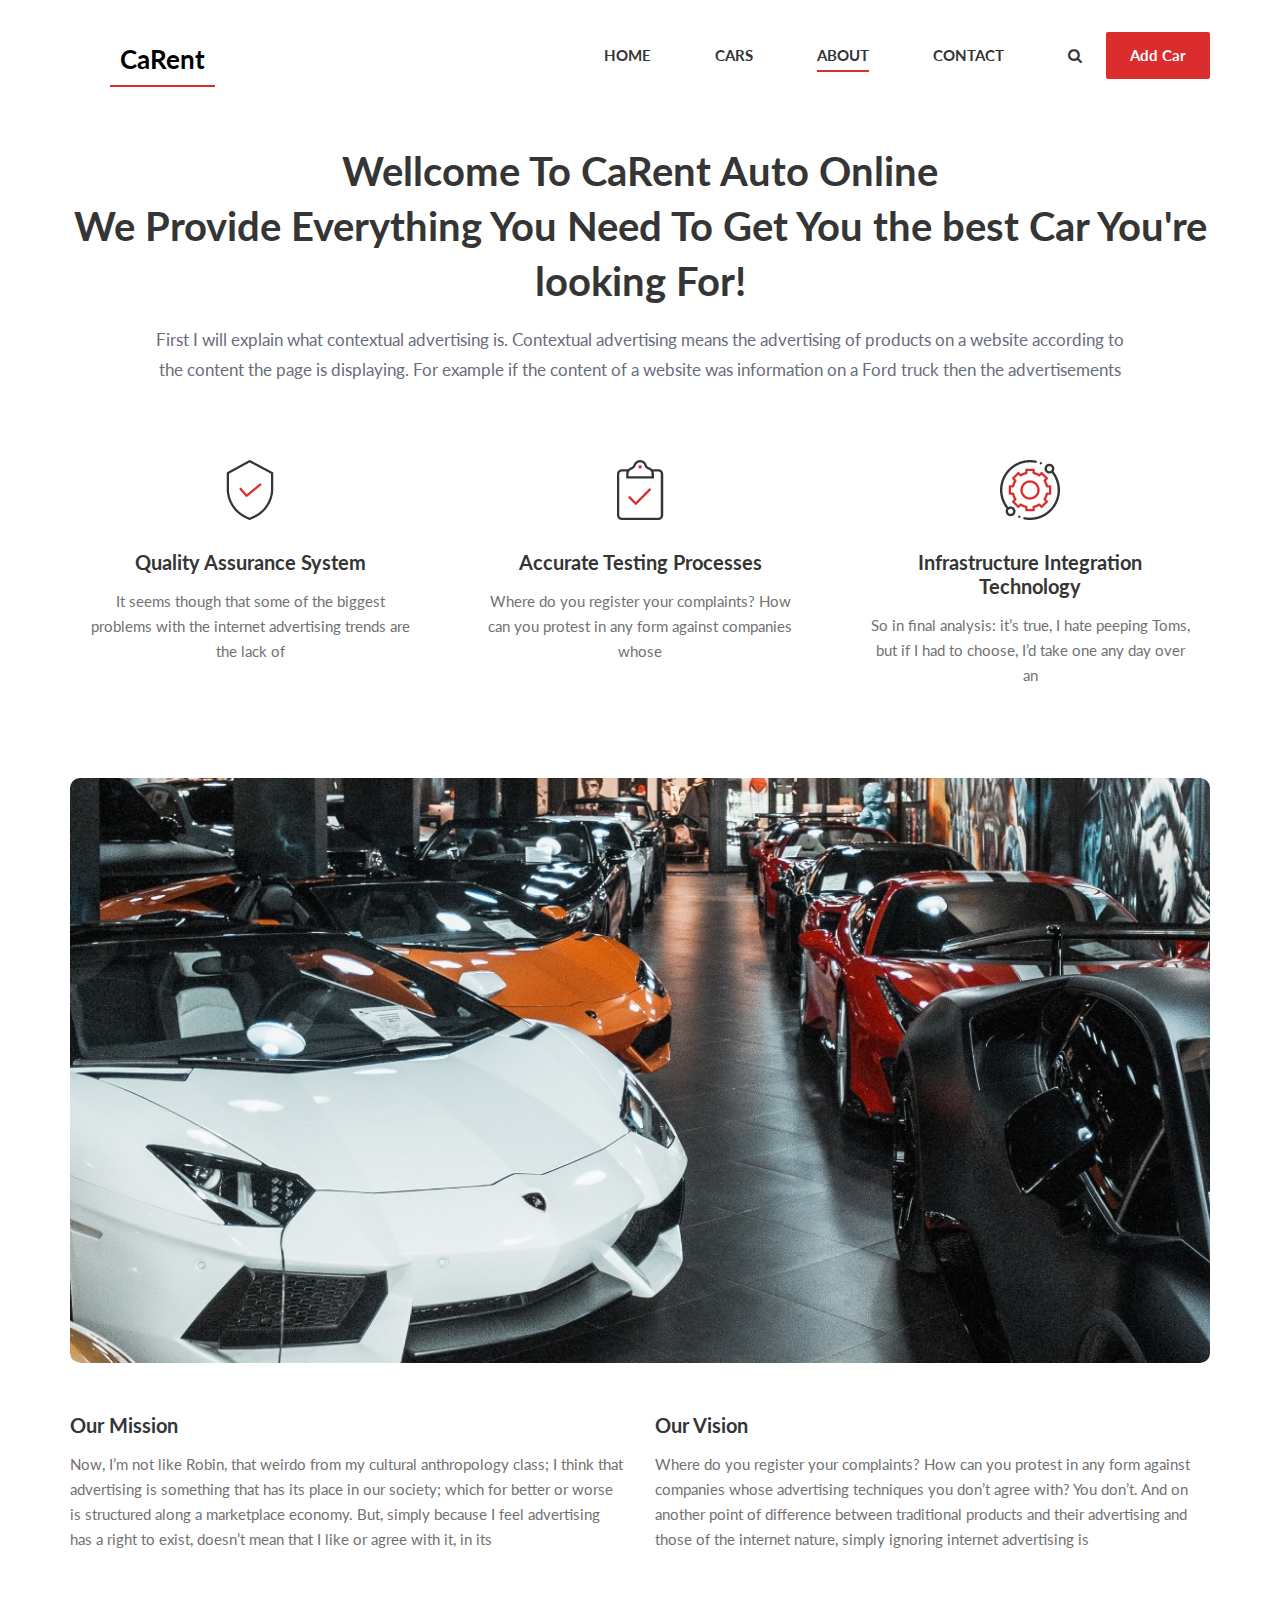
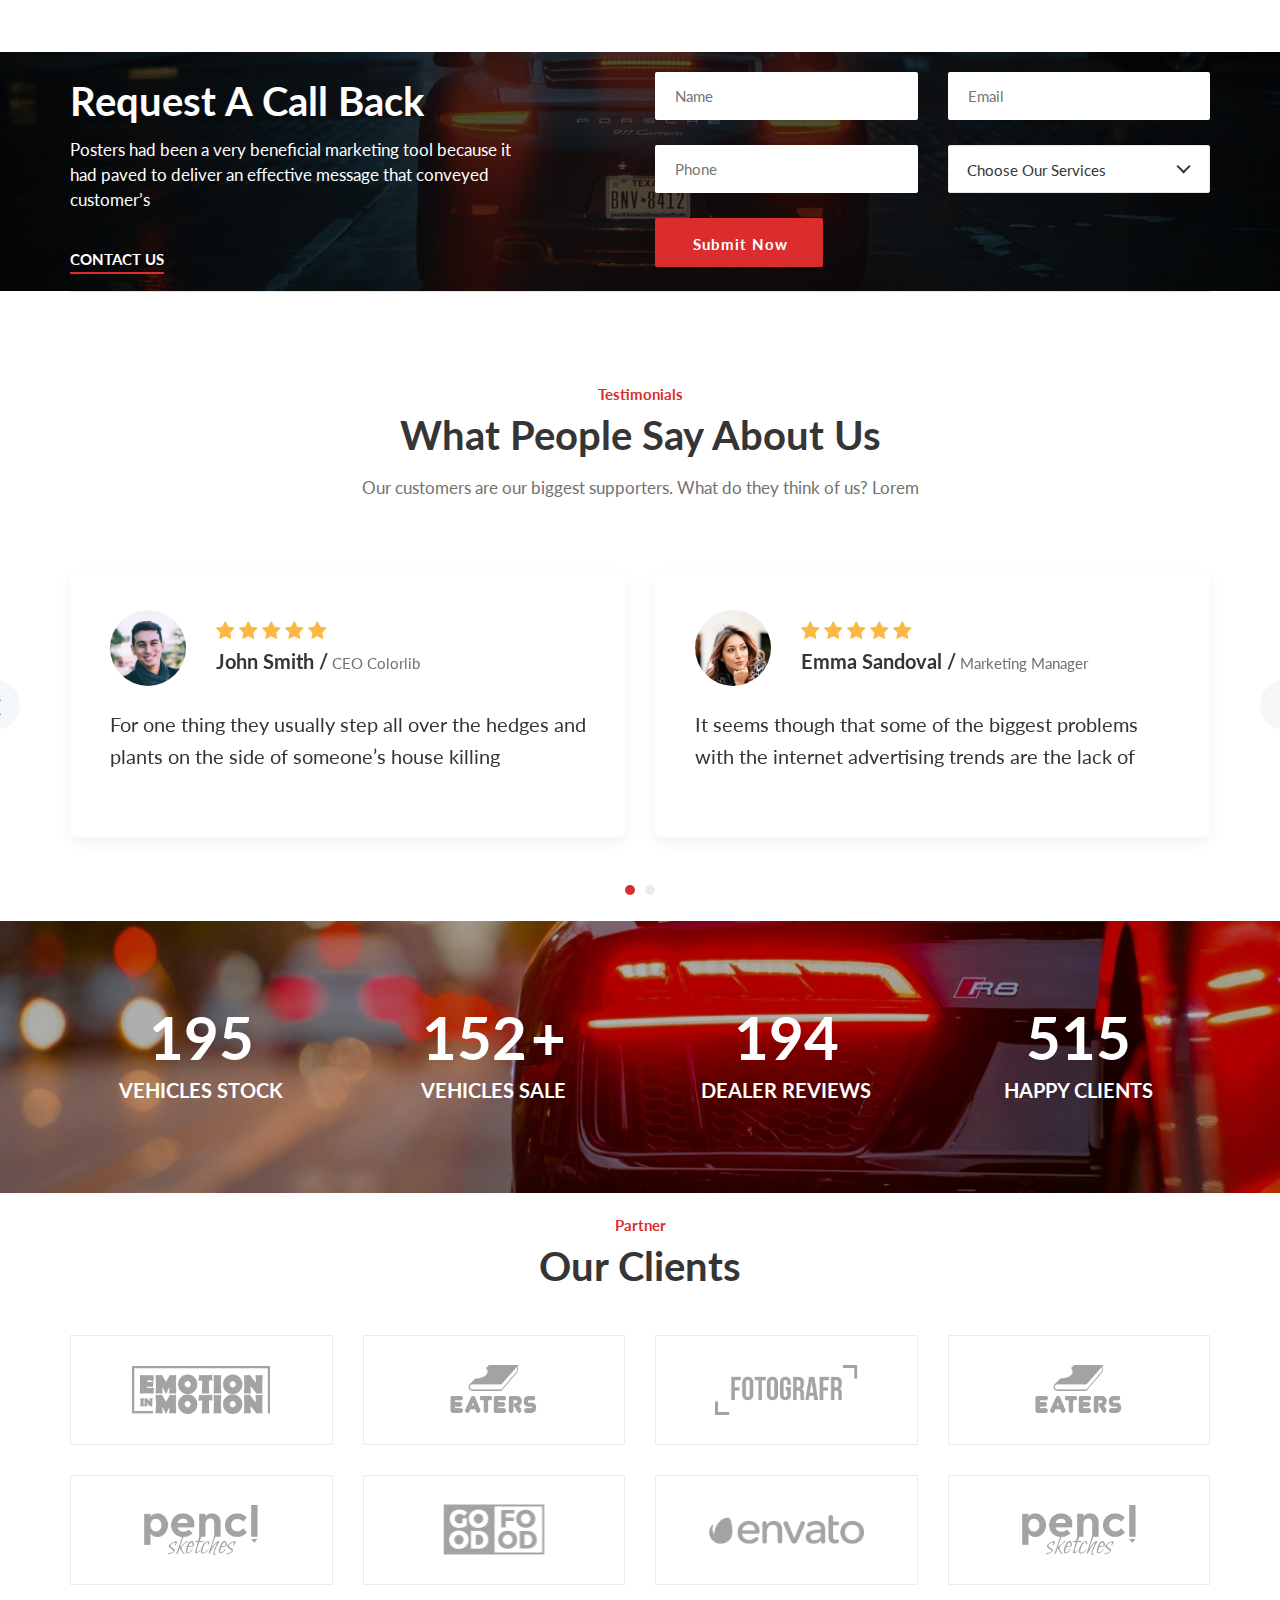
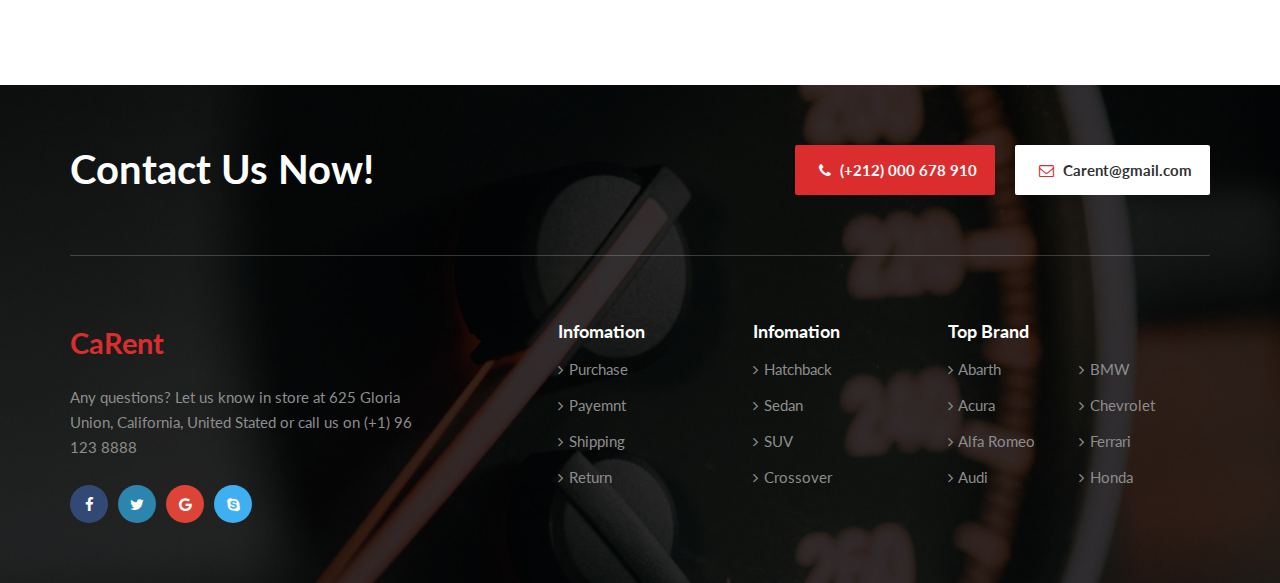
<file: about.html>
<!DOCTYPE html>
<html lang="zxx">

<head>
    <meta charset="UTF-8">
    <meta name="description" content="HVAC Template">
    <meta name="keywords" content="HVAC, unica, creative, html">
    <meta name="viewport" content="width=device-width, initial-scale=1.0">
    <meta http-equiv="X-UA-Compatible" content="ie=edge">
    <title>caRent</title>

    <!-- Google Font -->
    <link href="https://fonts.googleapis.com/css2?family=Lato:wght@300;400;700;900&display=swap" rel="stylesheet">

    <!-- Css Styles -->
    <link rel="stylesheet" href="css/bootstrap.min.css" type="text/css">
    <link rel="stylesheet" href="css/font-awesome.min.css" type="text/css">
    <link rel="stylesheet" href="css/elegant-icons.css" type="text/css">
    <link rel="stylesheet" href="css/nice-select.css" type="text/css">
    <link rel="stylesheet" href="css/magnific-popup.css" type="text/css">
    <link rel="stylesheet" href="css/jquery-ui.min.css" type="text/css">
    <link rel="stylesheet" href="css/owl.carousel.min.css" type="text/css">
    <link rel="stylesheet" href="css/slicknav.min.css" type="text/css">
    <link rel="stylesheet" href="css/style.css" type="text/css">
</head>

<body>
    <!-- Page Preloder -->
    <div id="preloder">
        <div class="loader"></div>
    </div>

    <!-- Offcanvas Menu Begin -->
    
    <!-- Offcanvas Menu End -->

    <!-- Header Section Begin -->
    <header class="header">
        
        <div class="container">
            <div class="row">
                <div class="col-lg-2">
                    <div class="header__logo">
                        <strong>
                            <a href="./index.html">CaRent</a>
                        </strong>
                    </div>
                </div>
                <div class="col-lg-10">
                    <div class="header__nav">
                        <nav class="header__menu">
                            <ul>
                                <li><a href="./index.html">Home</a></li>
                                <li><a href="./car.html">Cars</a></li>                                
                                <li class="active"><a href="./about.html">About</a></li>
                                <li><a href="./contact.html">Contact</a></li>
                            </ul>
                        </nav>
                        <div class="header__nav__widget">
                            <div class="header__nav__widget__btn">
                                <a href="#" class="search-switch"><i class="fa fa-search"></i></a>
                            </div>
                            <a href="#" class="primary-btn">Add Car</a>
                        </div>
                    </div>
                </div>
            </div>
            <div class="canvas__open">
                <span class="fa fa-bars"></span>
            </div>
        </div>
    </header>
    <!-- Header Section End -->

    <!-- Breadcrumb End 
    <div class="breadcrumb-option set-bg" data-setbg="img/breadcrumb-bg.jpg">
        <div class="container">
            <div class="row">
                <div class="col-lg-12 text-center">
                    <div class="breadcrumb__text">
                        <h2>About Us</h2>
                        <div class="breadcrumb__links">
                            <a href="./index.html"><i class="fa fa-home"></i> Home</a>
                            <span>About Us</span>
                        </div>
                    </div>
                </div>
            </div>
        </div>
    </div>
    <!-- Breadcrumb Begin -->

    <!-- About Us Section Begin -->
    <section class="about spad">
        <div class="container">
            <div class="row">
                <div class="col-lg-12">
                    <div class="section-title about-title">
                        <h2>Wellcome To CaRent Auto Online <br />We Provide Everything You Need To Get You the best Car You're looking For!</h2>
                        <p>First I will explain what contextual advertising is. Contextual advertising means the
                            advertising of products on a website according to<br /> the content the page is displaying.
                            For example if the content of a website was information on a Ford truck then the
                            advertisements</p>
                    </div>
                </div>
            </div>
            <div class="about__feature">
                <div class="row">
                    <div class="col-lg-4 col-md-6 col-sm-6">
                        <div class="about__feature__item">
                            <img src="img/about/af-1.png" alt="">
                            <h5>Quality Assurance System</h5>
                            <p>It seems though that some of the biggest problems with the internet advertising trends
                                are the lack of</p>
                        </div>
                    </div>
                    <div class="col-lg-4 col-md-6 col-sm-6">
                        <div class="about__feature__item">
                            <img src="img/about/af-2.png" alt="">
                            <h5>Accurate Testing Processes</h5>
                            <p>Where do you register your complaints? How can you protest in any form against companies
                                whose</p>
                        </div>
                    </div>
                    <div class="col-lg-4 col-md-6 col-sm-6">
                        <div class="about__feature__item">
                            <img src="img/about/af-3.png" alt="">
                            <h5>Infrastructure Integration Technology</h5>
                            <p>So in final analysis: it’s true, I hate peeping Toms, but if I had to choose, I’d take
                                one any day over an</p>
                        </div>
                    </div>
                </div>
            </div>
            <div class="row">
                <div class="col-lg-12">
                    <div class="about__pic">
                        <img src="img/about/about-pic.jpg" alt="">
                    </div>
                </div>
                <div class="col-lg-6 col-md-6 col-sm-6">
                    <div class="about__item">
                        <h5>Our Mission</h5>
                        <p>Now, I’m not like Robin, that weirdo from my cultural anthropology class; I think that
                            advertising is something that has its place in our society; which for better or worse is
                            structured along a marketplace economy. But, simply because I feel advertising has a right
                            to exist, doesn’t mean that I like or agree with it, in its</p>
                    </div>
                </div>
                <div class="col-lg-6 col-md-6 col-sm-6">
                    <div class="about__item">
                        <h5>Our Vision</h5>
                        <p>Where do you register your complaints? How can you protest in any form against companies
                            whose advertising techniques you don’t agree with? You don’t. And on another point of
                            difference between traditional products and their advertising and those of the internet
                            nature, simply ignoring internet advertising is </p>
                    </div>
                </div>
            </div>
        </div>
    </section>
    <!-- About Us Section End -->

    <!-- Call Section Begin -->
    <section class="call spad set-bg" data-setbg="img/about/call-bg.jpg">
        <div class="container">
            <div class="row">
                <div class="col-lg-5 col-md-6">
                    <div class="call__text">
                        <div class="section-title">
                            <h2>Request A Call Back</h2>
                            <p>Posters had been a very beneficial marketing tool because it had paved to deliver an
                                effective message that conveyed customer’s</p>
                        </div>
                        <a href="#">Contact Us</a>
                    </div>
                </div>
                <div class="col-lg-6 offset-lg-1 col-md-6">
                    <form action="#" class="call__form">
                        <div class="row">
                            <div class="col-lg-6">
                                <input type="text" placeholder="Name">
                            </div>
                            <div class="col-lg-6">
                                <input type="text" placeholder="Email">
                            </div>
                            <div class="col-lg-6">
                                <input type="text" placeholder="Phone">
                            </div>
                            <div class="col-lg-6">
                                <select>
                                    <option value="">Choose Our Services</option>
                                    <option value="">Buy Cars</option>
                                    <option value="">Sell Cars</option>
                                    <option value="">Wash Cars</option>
                                </select>
                            </div>
                        </div>
                        <button type="submit" class="site-btn">Submit Now</button>
                    </form>
                </div>
            </div>
        </div>
    </section>
    <!-- Call Section End -->

    <!-- Team Section Begin
    <section class="team spad">
        <div class="container">
            <div class="row">
                <div class="col-lg-12">
                    <div class="section-title team-title">
                        <span>Our Team</span>
                        <h2>Meet Our Expert</h2>
                    </div>
                </div>
            </div>
            <div class="row">
                <div class="col-lg-3 col-sm-6">
                    <div class="team__item">
                        <div class="team__item__pic">
                            <img src="img/about/team-1.jpg" alt="">
                        </div>
                        <div class="team__item__text">
                            <h5>John Smith</h5>
                            <span>Marketing</span>
                        </div>
                    </div>
                </div>
                <div class="col-lg-3 col-sm-6">
                    <div class="team__item">
                        <div class="team__item__pic">
                            <img src="img/about/team-2.jpg" alt="">
                        </div>
                        <div class="team__item__text">
                            <h5>Christine Wise</h5>
                            <span>C.E.O</span>
                        </div>
                    </div>
                </div>
                <div class="col-lg-3 col-sm-6">
                    <div class="team__item">
                        <div class="team__item__pic">
                            <img src="img/about/team-3.jpg" alt="">
                        </div>
                        <div class="team__item__text">
                            <h5>Sean Robbins</h5>
                            <span>Manager</span>
                        </div>
                    </div>
                </div>
                <div class="col-lg-3 col-sm-6">
                    <div class="team__item">
                        <div class="team__item__pic">
                            <img src="img/about/team-4.jpg" alt="">
                        </div>
                        <div class="team__item__text">
                            <h5>Lucy Myers</h5>
                            <span>Delivary</span>
                        </div>
                    </div>
                </div>
            </div>
        </div>
    </section>
    <!--Team Section End -->

    <!-- Testimonial Section Begin -->
    <section class="testimonial spad">
        <div class="container">
            <div class="row">
                <div class="col-lg-12">
                    <div class="section-title testimonial-title">
                        <span>Testimonials</span>
                        <h2>What People Say About Us</h2>
                        <p>Our customers are our biggest supporters. What do they think of us? Lorem</p>
                    </div>
                </div>
            </div>
            <div class="row">
                <div class="testimonial__slider owl-carousel">
                    <div class="col-lg-6">
                        <div class="testimonial__item">
                            <div class="testimonial__item__author">
                                <div class="testimonial__item__author__pic">
                                    <img src="img/testimonial/testimonial-1.png" alt="">
                                </div>
                                <div class="testimonial__item__author__text">
                                    <div class="rating">
                                        <i class="fa fa-star"></i>
                                        <i class="fa fa-star"></i>
                                        <i class="fa fa-star"></i>
                                        <i class="fa fa-star"></i>
                                        <i class="fa fa-star"></i>
                                    </div>
                                    <h5>John Smith /<span> CEO Colorlib</span></h5>
                                </div>
                            </div>
                            <p>For one thing they usually step all over the hedges and plants on the side of someone’s
                                house killing</p>
                        </div>
                    </div>
                    <div class="col-lg-6">
                        <div class="testimonial__item">
                            <div class="testimonial__item__author">
                                <div class="testimonial__item__author__pic">
                                    <img src="img/testimonial/testimonial-2.png" alt="">
                                </div>
                                <div class="testimonial__item__author__text">
                                    <div class="rating">
                                        <i class="fa fa-star"></i>
                                        <i class="fa fa-star"></i>
                                        <i class="fa fa-star"></i>
                                        <i class="fa fa-star"></i>
                                        <i class="fa fa-star"></i>
                                    </div>
                                    <h5>Emma Sandoval /<span> Marketing Manager</span></h5>
                                </div>
                            </div>
                            <p>It seems though that some of the biggest problems with the internet advertising trends
                                are the lack of</p>
                        </div>
                    </div>
                    <div class="col-lg-6">
                        <div class="testimonial__item">
                            <div class="testimonial__item__author">
                                <div class="testimonial__item__author__pic">
                                    <img src="img/testimonial/testimonial-1.png" alt="">
                                </div>
                                <div class="testimonial__item__author__text">
                                    <div class="rating">
                                        <i class="fa fa-star"></i>
                                        <i class="fa fa-star"></i>
                                        <i class="fa fa-star"></i>
                                        <i class="fa fa-star"></i>
                                        <i class="fa fa-star"></i>
                                    </div>
                                    <h5>John Smith /<span> CEO Colorlib</span></h5>
                                </div>
                            </div>
                            <p>For one thing they usually step all over the hedges and plants on the side of someone’s
                                house killing</p>
                        </div>
                    </div>
                    <div class="col-lg-6">
                        <div class="testimonial__item">
                            <div class="testimonial__item__author">
                                <div class="testimonial__item__author__pic">
                                    <img src="img/testimonial/testimonial-2.png" alt="">
                                </div>
                                <div class="testimonial__item__author__text">
                                    <div class="rating">
                                        <i class="fa fa-star"></i>
                                        <i class="fa fa-star"></i>
                                        <i class="fa fa-star"></i>
                                        <i class="fa fa-star"></i>
                                        <i class="fa fa-star"></i>
                                    </div>
                                    <h5>Emma Sandoval /<span> Marketing Manager</span></h5>
                                </div>
                            </div>
                            <p>It seems though that some of the biggest problems with the internet advertising trends
                                are the lack of</p>
                        </div>
                    </div>
                </div>
            </div>
        </div>
    </section>
    <!-- Testimonial Section End -->

    <!-- Counter Begin -->
    <div class="counter spad set-bg" data-setbg="img/counter-bg.jpg">
        <div class="container">
            <div class="row">
                <div class="col-lg-3 col-md-6 col-sm-6">
                    <div class="counter__item">
                        <h2 class="counter-num">1922</h2>
                        <p>Vehicles Stock</p>
                    </div>
                </div>
                <div class="col-lg-3 col-md-6 col-sm-6">
                    <div class="counter__item">
                        <h2 class="counter-num">1500</h2>
                        <strong>+</strong>
                        <p>Vehicles Sale</p>
                    </div>
                </div>
                <div class="col-lg-3 col-md-6 col-sm-6">
                    <div class="counter__item">
                        <h2 class="counter-num">1922</h2>
                        <p>Dealer Reviews</p>
                    </div>
                </div>
                <div class="col-lg-3 col-md-6 col-sm-6">
                    <div class="counter__item">
                        <h2 class="counter-num">5100</h2>
                        <p>Happy Clients</p>
                    </div>
                </div>
            </div>
        </div>
    </div>
    <!-- Counter End -->

    <!-- Clients Begin -->
    <div class="clients spad">
        <div class="container">
            <div class="row">
                <div class="col-lg-12">
                    <div class="section-title client-title">
                        <span>Partner</span>
                        <h2>Our Clients</h2>
                    </div>
                </div>
            </div>
            <div class="row">
                <div class="col-lg-3 col-md-4 col-sm-6">
                    <a href="#" class="client__item">
                        <img src="img/clients/client-1.png" alt="">
                    </a>
                </div>
                <div class="col-lg-3 col-md-4 col-sm-6">
                    <a href="#" class="client__item">
                        <img src="img/clients/client-2.png" alt="">
                    </a>
                </div>
                <div class="col-lg-3 col-md-4 col-sm-6">
                    <a href="#" class="client__item">
                        <img src="img/clients/client-3.png" alt="">
                    </a>
                </div>
                <div class="col-lg-3 col-md-4 col-sm-6">
                    <a href="#" class="client__item">
                        <img src="img/clients/client-2.png" alt="">
                    </a>
                </div>
                <div class="col-lg-3 col-md-4 col-sm-6">
                    <a href="#" class="client__item">
                        <img src="img/clients/client-4.png" alt="">
                    </a>
                </div>
                <div class="col-lg-3 col-md-4 col-sm-6">
                    <a href="#" class="client__item">
                        <img src="img/clients/client-5.png" alt="">
                    </a>
                </div>
                <div class="col-lg-3 col-md-4 col-sm-6">
                    <a href="#" class="client__item">
                        <img src="img/clients/client-6.png" alt="">
                    </a>
                </div>
                <div class="col-lg-3 col-md-4 col-sm-6">
                    <a href="#" class="client__item">
                        <img src="img/clients/client-7.png" alt="">
                    </a>
                </div>
            </div>
        </div>
    </div>
    <!-- Clients End -->

    <!-- Footer Section Begin -->
    <footer class="footer set-bg" data-setbg="img/footer-bg.jpg">
        <div class="container">
            <div class="footer__contact">
                <div class="row">
                    <div class="col-lg-6 col-md-6">
                        <div class="footer__contact__title">
                            <h2>Contact Us Now!</h2>
                        </div>
                    </div>
                    <div class="col-lg-6 col-md-6">
                        <div class="footer__contact__option">
                            <div class="option__item"><i class="fa fa-phone"></i> (+212) 000 678 910</div>
                            <div class="option__item email"><i class="fa fa-envelope-o"></i> Carent@gmail.com</div>
                        </div>
                    </div>
                </div>
            </div>
            <div class="row">
                <div class="col-lg-4 col-md-4">
                    <div class="footer__about">
                        <div class="footer__logo">
                            <a href="#"><strong style="color: #db2d2e;font-size: 29px;">CaRent</strong></a>
                        </div>
                        <p>Any questions? Let us know in store at 625 Gloria Union, California, United Stated or call us
                            on (+1) 96 123 8888</p>
                        <div class="footer__social">
                            <a href="#" class="facebook"><i class="fa fa-facebook"></i></a>
                            <a href="#" class="twitter"><i class="fa fa-twitter"></i></a>
                            <a href="#" class="google"><i class="fa fa-google"></i></a>
                            <a href="#" class="skype"><i class="fa fa-skype"></i></a>
                        </div>
                    </div>
                </div>
                <div class="col-lg-2 offset-lg-1 col-md-3">
                    <div class="footer__widget">
                        <h5>Infomation</h5>
                        <ul>
                            <li><a href="#"><i class="fa fa-angle-right"></i> Purchase</a></li>
                            <li><a href="#"><i class="fa fa-angle-right"></i> Payemnt</a></li>
                            <li><a href="#"><i class="fa fa-angle-right"></i> Shipping</a></li>
                            <li><a href="#"><i class="fa fa-angle-right"></i> Return</a></li>
                        </ul>
                    </div>
                </div>
                <div class="col-lg-2 col-md-3">
                    <div class="footer__widget">
                        <h5>Infomation</h5>
                        <ul>
                            <li><a href="#"><i class="fa fa-angle-right"></i> Hatchback</a></li>
                            <li><a href="#"><i class="fa fa-angle-right"></i> Sedan</a></li>
                            <li><a href="#"><i class="fa fa-angle-right"></i> SUV</a></li>
                            <li><a href="#"><i class="fa fa-angle-right"></i> Crossover</a></li>
                        </ul>
                    </div>
                </div>
                <div class="col-lg-3 col-md-6">
                    <div class="footer__brand">
                        <h5>Top Brand</h5>
                        <ul>
                            <li><a href="#"><i class="fa fa-angle-right"></i> Abarth</a></li>
                            <li><a href="#"><i class="fa fa-angle-right"></i> Acura</a></li>
                            <li><a href="#"><i class="fa fa-angle-right"></i> Alfa Romeo</a></li>
                            <li><a href="#"><i class="fa fa-angle-right"></i> Audi</a></li>
                        </ul>
                        <ul>
                            <li><a href="#"><i class="fa fa-angle-right"></i> BMW</a></li>
                            <li><a href="#"><i class="fa fa-angle-right"></i> Chevrolet</a></li>
                            <li><a href="#"><i class="fa fa-angle-right"></i> Ferrari</a></li>
                            <li><a href="#"><i class="fa fa-angle-right"></i> Honda</a></li>
                        </ul>
                    </div>
                </div>
            </div>
            </div>
    </footer>
    <!-- Footer Section End -->

    <!-- Search Begin -->
    <div class="search-model">
        <div class="h-100 d-flex align-items-center justify-content-center">
            <div class="search-close-switch">+</div>
            <form class="search-model-form">
                <input type="text" id="search-input" placeholder="Search here.....">
            </form>
        </div>
    </div>
    <!-- Search End -->

    <!-- Js Plugins -->
    <script src="js/jquery-3.3.1.min.js"></script>
    <script src="js/bootstrap.min.js"></script>
    <script src="js/jquery.nice-select.min.js"></script>
    <script src="js/jquery-ui.min.js"></script>
    <script src="js/jquery.magnific-popup.min.js"></script>
    <script src="js/mixitup.min.js"></script>
    <script src="js/jquery.slicknav.js"></script>
    <script src="js/owl.carousel.min.js"></script>
    <script src="js/main.js"></script>
</body>

</html>
</file>
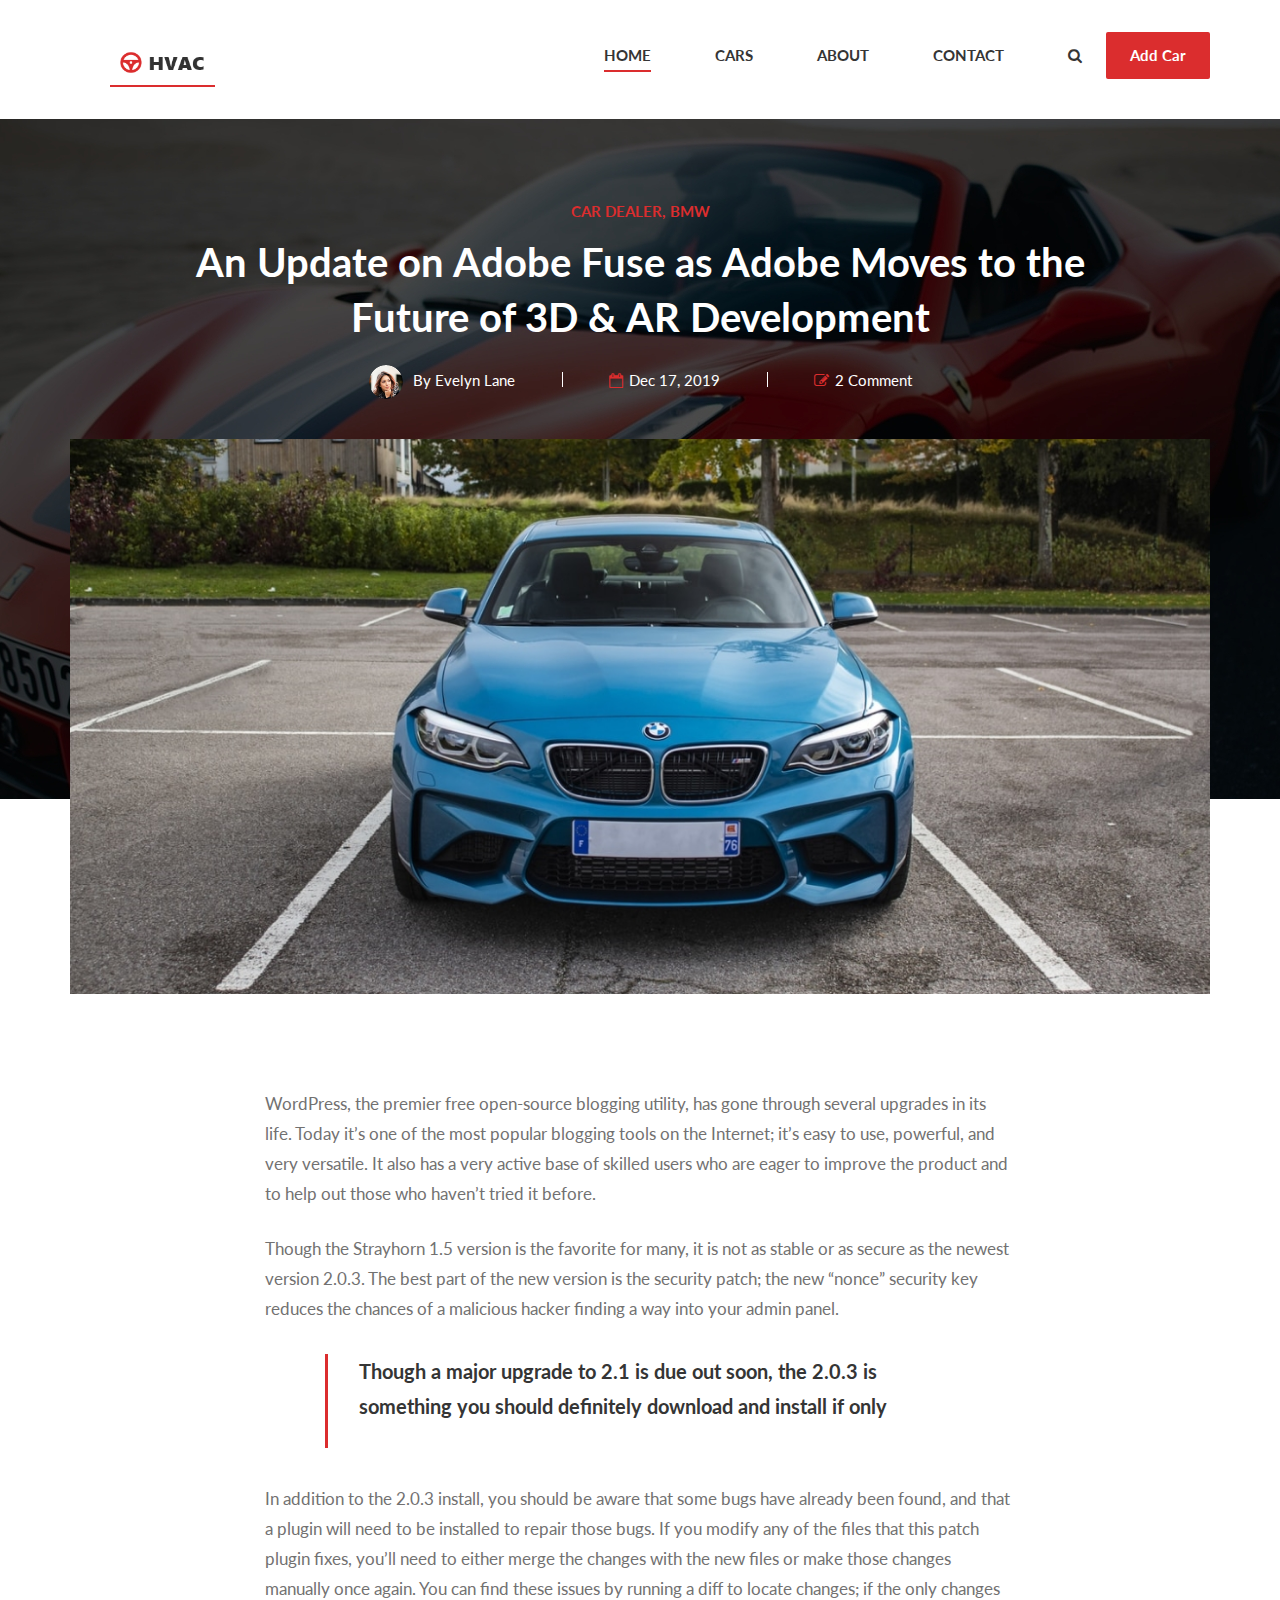
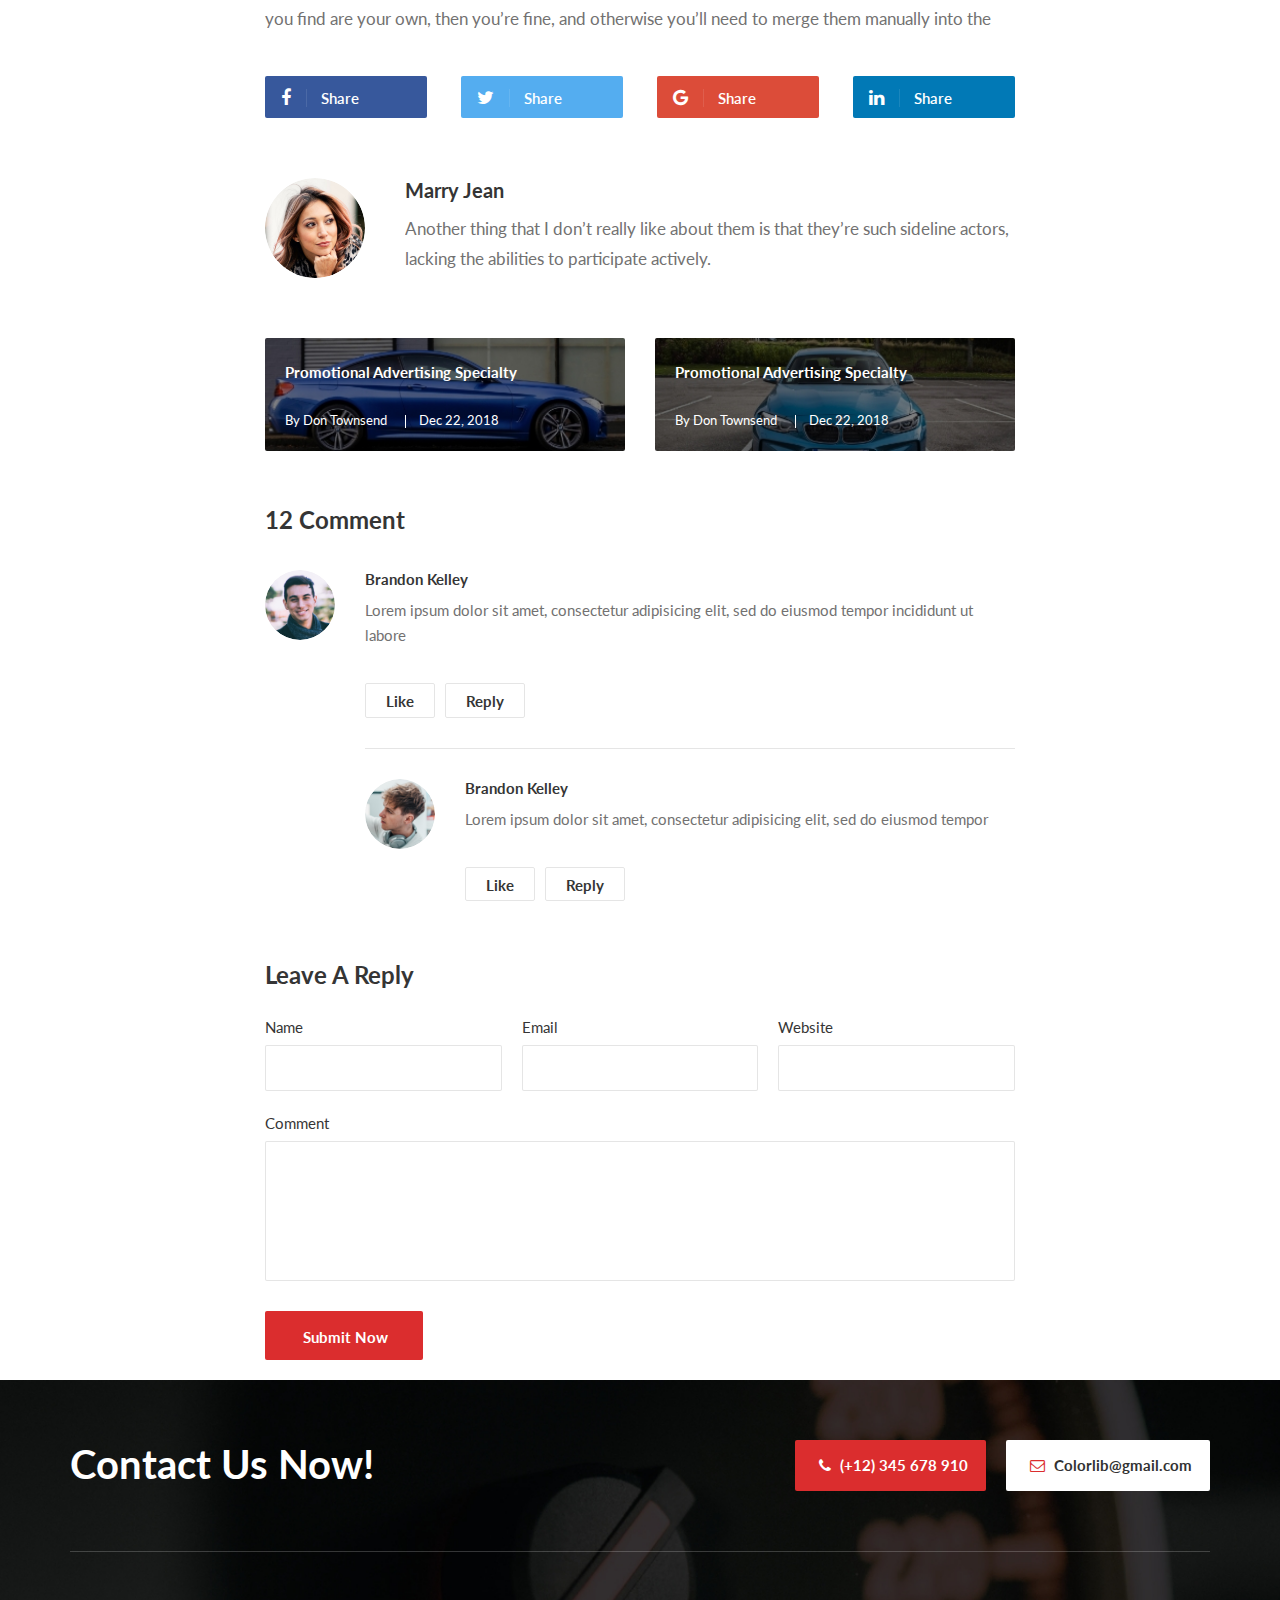
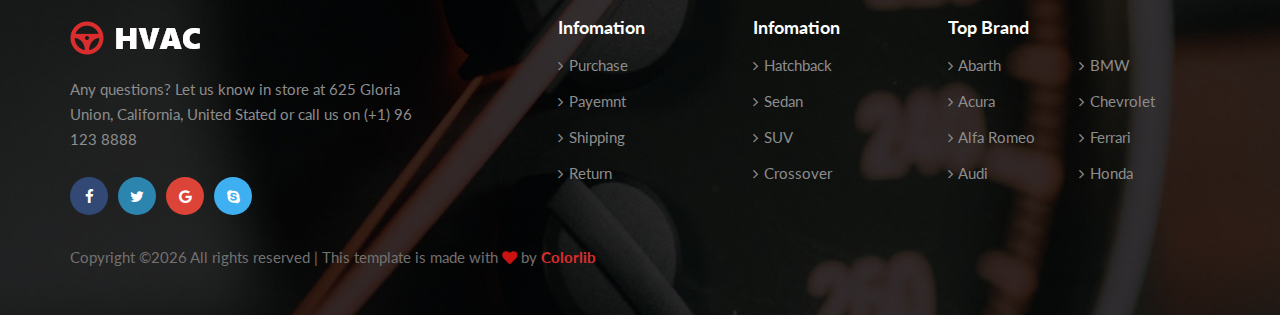
<file: blog-details.html>
<!DOCTYPE html>
<html lang="zxx">

<head>
    <meta charset="UTF-8">
    <meta name="description" content="HVAC Template">
    <meta name="keywords" content="HVAC, unica, creative, html">
    <meta name="viewport" content="width=device-width, initial-scale=1.0">
    <meta http-equiv="X-UA-Compatible" content="ie=edge">
    <title>HVAC | Template</title>

    <!-- Google Font -->
    <link href="https://fonts.googleapis.com/css2?family=Lato:wght@300;400;700;900&display=swap" rel="stylesheet">

    <!-- Css Styles -->
    <link rel="stylesheet" href="css/bootstrap.min.css" type="text/css">
    <link rel="stylesheet" href="css/font-awesome.min.css" type="text/css">
    <link rel="stylesheet" href="css/elegant-icons.css" type="text/css">
    <link rel="stylesheet" href="css/nice-select.css" type="text/css">
    <link rel="stylesheet" href="css/magnific-popup.css" type="text/css">
    <link rel="stylesheet" href="css/jquery-ui.min.css" type="text/css">
    <link rel="stylesheet" href="css/owl.carousel.min.css" type="text/css">
    <link rel="stylesheet" href="css/slicknav.min.css" type="text/css">
    <link rel="stylesheet" href="css/style.css" type="text/css">
</head>

<body>
    <!-- Page Preloder -->
    <div id="preloder">
        <div class="loader"></div>
    </div>

    <!-- Offcanvas Menu Begin -->
    
    <!-- Offcanvas Menu End -->

    <!-- Header Section Begin -->
    <header class="header">
        
        <div class="container">
            <div class="row">
                <div class="col-lg-2">
                    <div class="header__logo">
                        <a href="./index.html"><img src="img/logo.png" alt=""></a>
                    </div>
                </div>
                <div class="col-lg-10">
                    <div class="header__nav">
                        <nav class="header__menu">
                            <ul>
                                <li class="active"><a href="./index.html">Home</a></li>
                                <li><a href="./car.html">Cars</a></li>                                
                                <li><a href="./about.html">About</a></li>
                                <li><a href="./contact.html">Contact</a></li>
                            </ul>
                        </nav>
                        <div class="header__nav__widget">
                            <div class="header__nav__widget__btn">
                                <a href="#" class="search-switch"><i class="fa fa-search"></i></a>
                            </div>
                            <a href="#" class="primary-btn">Add Car</a>
                        </div>
                    </div>
                </div>
            </div>
            <div class="canvas__open">
                <span class="fa fa-bars"></span>
            </div>
        </div>
    </header>
    <!-- Header Section End -->

    <!-- Blog Details Hero Begin -->
    <section class="blog-details-hero spad set-bg" data-setbg="img/blog/details/details-hero-bg.jpg">
        <div class="container">
            <div class="row d-flex justify-content-center">
                <div class="col-lg-10">
                    <div class="blog__details__hero__text">
                        <span class="label">Car Dealer, BMW</span>
                        <h2>An Update on Adobe Fuse as Adobe Moves to the Future of 3D & AR Development</h2>
                        <ul>
                            <li><img src="img/blog/details/details-hero-avatar.png" alt=""> <span>By Evelyn Lane</span>
                            </li>
                            <li><i class="fa fa-calendar-o"></i> <span>Dec 17, 2019</span></li>
                            <li><i class="fa fa-edit"></i> <span>2 Comment</span></li>
                        </ul>
                    </div>
                </div>
            </div>
        </div>
    </section>
    <!-- Blog Details Hero End -->

    <!-- Blog Details Section Begin -->
    <section class="blog-details spad">
        <div class="container">
            <div class="row">
                <div class="col-lg-12">
                    <div class="blog__details__pic">
                        <img src="img/blog/details/details-pic.jpg" alt="">
                    </div>
                </div>
            </div>
            <div class="row d-flex justify-content-center">
                <div class="col-lg-8">
                    <div class="blog__details__text">
                        <p>WordPress, the premier free open-source blogging utility, has gone through several upgrades
                            in its life. Today it’s one of the most popular blogging tools on the Internet; it’s easy to
                            use, powerful, and very versatile. It also has a very active base of skilled users who are
                            eager to improve the product and to help out those who haven’t tried it before.</p>
                        <p>Though the Strayhorn 1.5 version is the favorite for many, it is not as stable or as secure
                            as the newest version 2.0.3. The best part of the new version is the security patch; the new
                            “nonce” security key reduces the chances of a malicious hacker finding a way into your admin
                            panel.</p>
                    </div>
                    <div class="blog__details__quote">
                        <p>Though a major upgrade to 2.1 is due out soon, the 2.0.3 is something you should definitely
                            download and install if only</p>
                    </div>
                    <div class="blog__details__desc">
                        <p>In addition to the 2.0.3 install, you should be aware that some bugs have already been found,
                            and that a plugin will need to be installed to repair those bugs. If you modify any of the
                            files that this patch plugin fixes, you’ll need to either merge the changes with the new
                            files or make those changes manually once again. You can find these issues by running a diff
                            to locate changes; if the only changes you find are your own, then you’re fine, and
                            otherwise you’ll need to merge them manually into the</p>
                    </div>
                    <div class="blog__details__share">
                        <a href="#" class="blog__details__share__item">
                            <i class="fa fa-facebook"></i>
                            <span>Share</span>
                        </a>
                        <a href="#" class="blog__details__share__item twitter">
                            <i class="fa fa-twitter"></i>
                            <span>Share</span>
                        </a>
                        <a href="#" class="blog__details__share__item google">
                            <i class="fa fa-google"></i>
                            <span>Share</span>
                        </a>
                        <a href="#" class="blog__details__share__item linkedin">
                            <i class="fa fa-linkedin"></i>
                            <span>Share</span>
                        </a>
                    </div>
                    <div class="blog__details__author">
                        <div class="blog__details__author__pic">
                            <img src="img/blog/details/author.png" alt="">
                        </div>
                        <div class="blog__details__author__text">
                            <h5>Marry Jean</h5>
                            <p>Another thing that I don’t really like about them is that they’re such sideline actors,
                                lacking the abilities to participate actively.</p>
                        </div>
                    </div>
                    <div class="blog__details__btns">
                        <div class="row">
                            <div class="col-lg-12">
                                <div class="row">
                                    <div class="col-lg-6">
                                        <a href="#" class="blog__details__btns__item set-bg"
                                            data-setbg="img/blog/details/pre.jpg">
                                            <h6>Promotional Advertising Specialty</h6>
                                            <ul>
                                                <li>By Don Townsend</li>
                                                <li>Dec 22, 2018</li>
                                            </ul>
                                        </a>
                                    </div>
                                    <div class="col-lg-6">
                                        <a href="#" class="blog__details__btns__item set-bg"
                                            data-setbg="img/blog/details/next.jpg">
                                            <h6>Promotional Advertising Specialty</h6>
                                            <ul>
                                                <li>By Don Townsend</li>
                                                <li>Dec 22, 2018</li>
                                            </ul>
                                        </a>
                                    </div>
                                </div>
                            </div>
                        </div>
                    </div>
                    <div class="blog__details__comment">
                        <h4>12 Comment</h4>
                        <div class="blog__details__comment__item">
                            <div class="blog__details__comment__item__pic">
                                <img src="img/blog/details/comment-1.png" alt="">
                            </div>
                            <div class="blog__details__comment__item__text">
                                <h6>Brandon Kelley</h6>
                                <p>Lorem ipsum dolor sit amet, consectetur adipisicing elit, sed do eiusmod tempor
                                    incididunt ut labore</p>
                                <a href="#">Like</a>
                                <a href="#">Reply</a>
                            </div>
                        </div>
                        <div class="blog__details__comment__item reply__comment">
                            <div class="blog__details__comment__item__pic">
                                <img src="img/blog/details/comment-2.png" alt="">
                            </div>
                            <div class="blog__details__comment__item__text">
                                <h6>Brandon Kelley</h6>
                                <p>Lorem ipsum dolor sit amet, consectetur adipisicing elit, sed do eiusmod tempor</p>
                                <a href="#">Like</a>
                                <a href="#">Reply</a>
                            </div>
                        </div>
                    </div>
                    <div class="blog__details__comment__form">
                        <h4>Leave A Reply</h4>
                        <form action="#">
                            <div class="input-list">
                                <div class="input-list-item">
                                    <p>Name</p>
                                    <input type="text">
                                </div>
                                <div class="input-list-item">
                                    <p>Email</p>
                                    <input type="text">
                                </div>
                                <div class="input-list-item">
                                    <p>Website</p>
                                    <input type="text">
                                </div>
                            </div>
                            <div class="input-desc">
                                <p>Comment</p>
                                <textarea></textarea>
                            </div>
                            <button type="submit" class="site-btn">Submit Now</button>
                        </form>
                    </div>
                </div>
            </div>
        </div>
    </section>
    <!-- Blog Details Section End -->

    <!-- Footer Section Begin -->
    <footer class="footer set-bg" data-setbg="img/footer-bg.jpg">
        <div class="container">
            <div class="footer__contact">
                <div class="row">
                    <div class="col-lg-6 col-md-6">
                        <div class="footer__contact__title">
                            <h2>Contact Us Now!</h2>
                        </div>
                    </div>
                    <div class="col-lg-6 col-md-6">
                        <div class="footer__contact__option">
                            <div class="option__item"><i class="fa fa-phone"></i> (+12) 345 678 910</div>
                            <div class="option__item email"><i class="fa fa-envelope-o"></i> Colorlib@gmail.com</div>
                        </div>
                    </div>
                </div>
            </div>
            <div class="row">
                <div class="col-lg-4 col-md-4">
                    <div class="footer__about">
                        <div class="footer__logo">
                            <a href="#"><img src="img/footer-logo.png" alt=""></a>
                        </div>
                        <p>Any questions? Let us know in store at 625 Gloria Union, California, United Stated or call us
                            on (+1) 96 123 8888</p>
                        <div class="footer__social">
                            <a href="#" class="facebook"><i class="fa fa-facebook"></i></a>
                            <a href="#" class="twitter"><i class="fa fa-twitter"></i></a>
                            <a href="#" class="google"><i class="fa fa-google"></i></a>
                            <a href="#" class="skype"><i class="fa fa-skype"></i></a>
                        </div>
                    </div>
                </div>
                <div class="col-lg-2 offset-lg-1 col-md-3">
                    <div class="footer__widget">
                        <h5>Infomation</h5>
                        <ul>
                            <li><a href="#"><i class="fa fa-angle-right"></i> Purchase</a></li>
                            <li><a href="#"><i class="fa fa-angle-right"></i> Payemnt</a></li>
                            <li><a href="#"><i class="fa fa-angle-right"></i> Shipping</a></li>
                            <li><a href="#"><i class="fa fa-angle-right"></i> Return</a></li>
                        </ul>
                    </div>
                </div>
                <div class="col-lg-2 col-md-3">
                    <div class="footer__widget">
                        <h5>Infomation</h5>
                        <ul>
                            <li><a href="#"><i class="fa fa-angle-right"></i> Hatchback</a></li>
                            <li><a href="#"><i class="fa fa-angle-right"></i> Sedan</a></li>
                            <li><a href="#"><i class="fa fa-angle-right"></i> SUV</a></li>
                            <li><a href="#"><i class="fa fa-angle-right"></i> Crossover</a></li>
                        </ul>
                    </div>
                </div>
                <div class="col-lg-3 col-md-6">
                    <div class="footer__brand">
                        <h5>Top Brand</h5>
                        <ul>
                            <li><a href="#"><i class="fa fa-angle-right"></i> Abarth</a></li>
                            <li><a href="#"><i class="fa fa-angle-right"></i> Acura</a></li>
                            <li><a href="#"><i class="fa fa-angle-right"></i> Alfa Romeo</a></li>
                            <li><a href="#"><i class="fa fa-angle-right"></i> Audi</a></li>
                        </ul>
                        <ul>
                            <li><a href="#"><i class="fa fa-angle-right"></i> BMW</a></li>
                            <li><a href="#"><i class="fa fa-angle-right"></i> Chevrolet</a></li>
                            <li><a href="#"><i class="fa fa-angle-right"></i> Ferrari</a></li>
                            <li><a href="#"><i class="fa fa-angle-right"></i> Honda</a></li>
                        </ul>
                    </div>
                </div>
            </div>
            <!-- Link back to Colorlib can't be removed. Template is licensed under CC BY 3.0. -->
            <div class="footer__copyright__text">
                <p>Copyright &copy;<script>document.write(new Date().getFullYear());</script> All rights reserved | This template is made with <i class="fa fa-heart" aria-hidden="true"></i> by <a href="https://colorlib.com" target="_blank">Colorlib</a></p>
            </div>
            <!-- Link back to Colorlib can't be removed. Template is licensed under CC BY 3.0. -->
        </div>
    </footer>
    <!-- Footer Section End -->

    <!-- Search Begin -->
    <div class="search-model">
        <div class="h-100 d-flex align-items-center justify-content-center">
            <div class="search-close-switch">+</div>
            <form class="search-model-form">
                <input type="text" id="search-input" placeholder="Search here.....">
            </form>
        </div>
    </div>
    <!-- Search End -->

    <!-- Js Plugins -->
    <script src="js/jquery-3.3.1.min.js"></script>
    <script src="js/bootstrap.min.js"></script>
    <script src="js/jquery.nice-select.min.js"></script>
    <script src="js/jquery-ui.min.js"></script>
    <script src="js/jquery.magnific-popup.min.js"></script>
    <script src="js/mixitup.min.js"></script>
    <script src="js/jquery.slicknav.js"></script>
    <script src="js/owl.carousel.min.js"></script>
    <script src="js/main.js"></script>
</body>

</html>
</file>
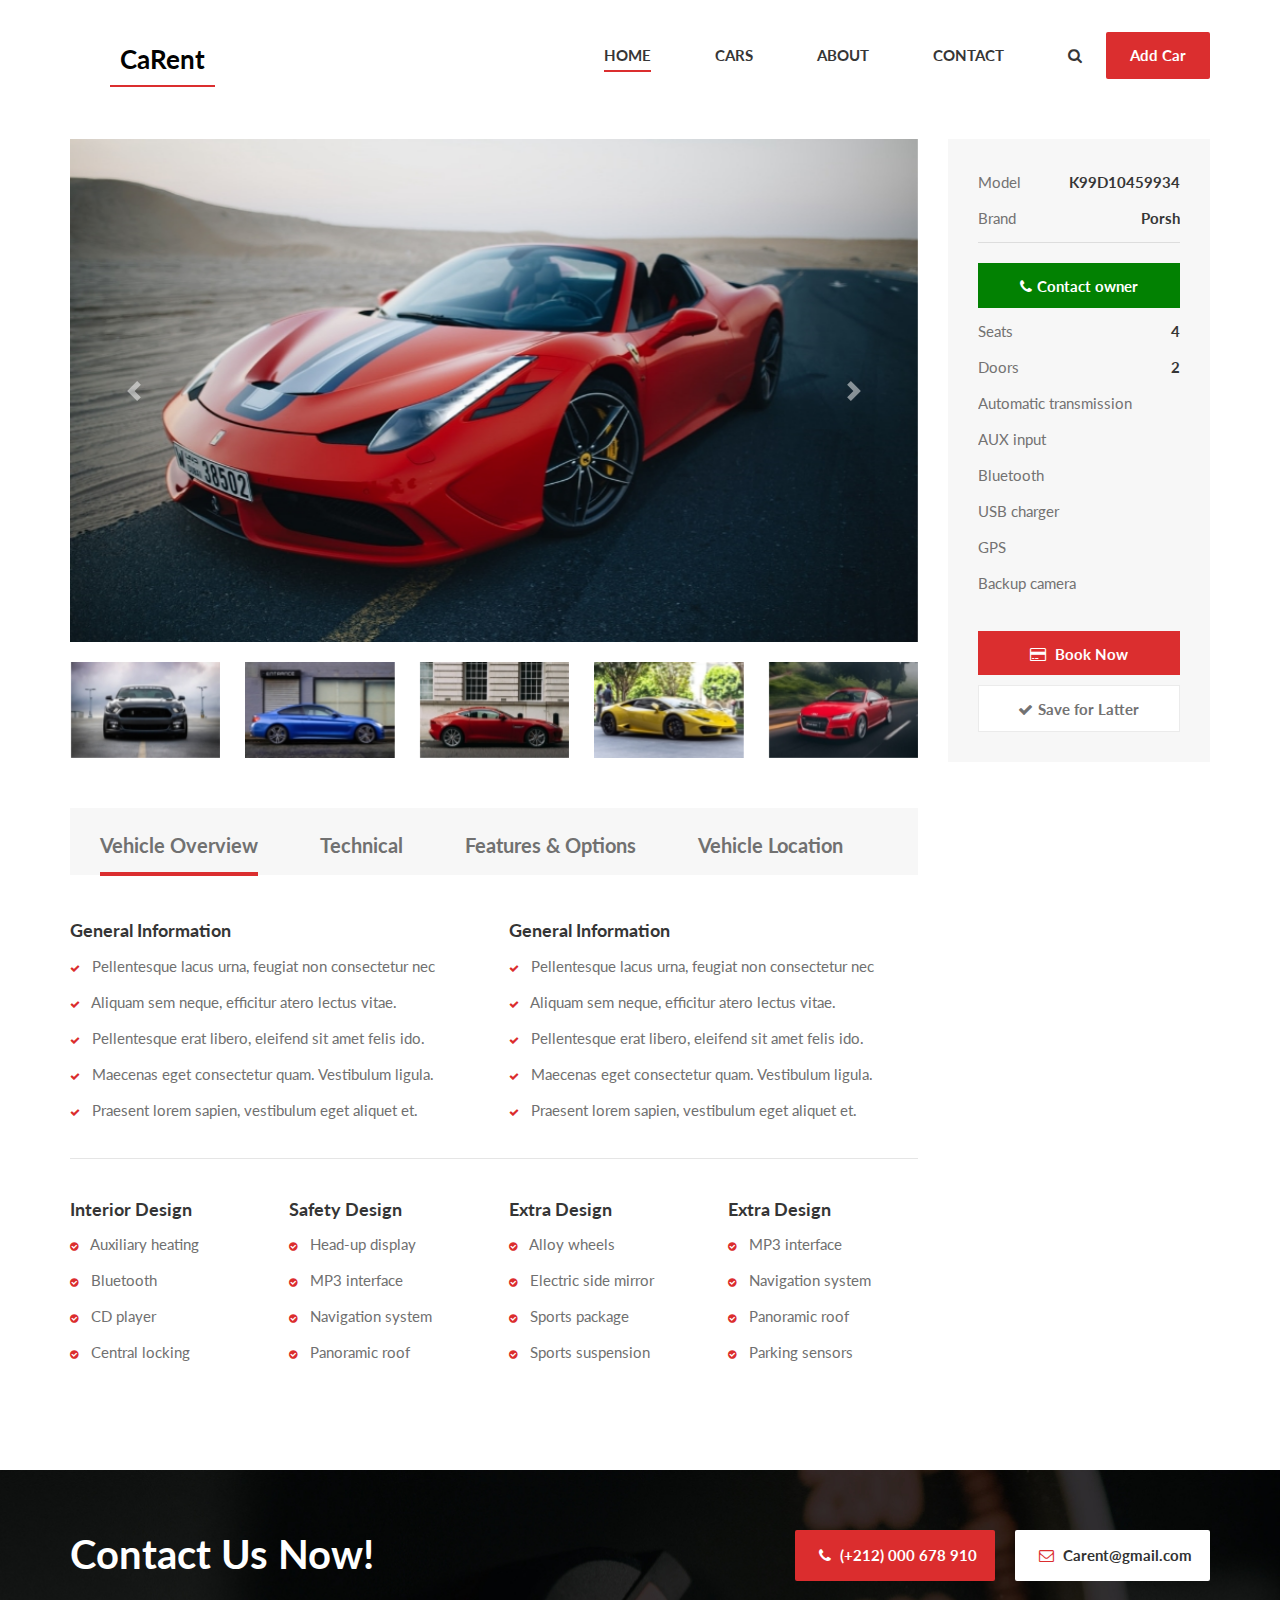
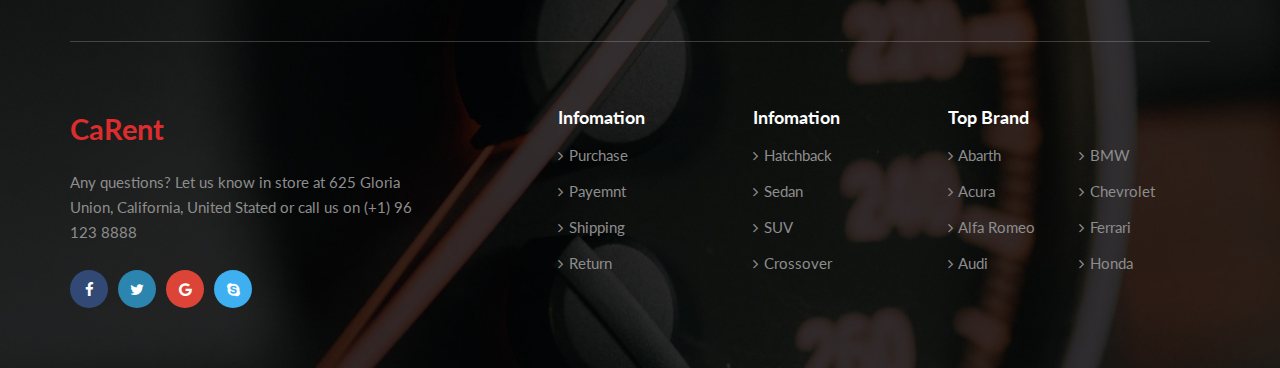
<file: car-details.html>
<!DOCTYPE html>
<html lang="zxx">

<head>
    <meta charset="UTF-8">
    <meta name="description" content="HVAC Template">
    <meta name="keywords" content="HVAC, unica, creative, html">
    <meta name="viewport" content="width=device-width, initial-scale=1.0">
    <meta http-equiv="X-UA-Compatible" content="ie=edge">
    <title>caRent</title>

    <!-- Google Font -->
    <link href="https://fonts.googleapis.com/css2?family=Lato:wght@300;400;700;900&display=swap" rel="stylesheet">

    <!-- Css Styles -->
    <link rel="stylesheet" href="css/bootstrap.min.css" type="text/css">
    <link rel="stylesheet" href="css/font-awesome.min.css" type="text/css">
    <link rel="stylesheet" href="css/elegant-icons.css" type="text/css">
    <link rel="stylesheet" href="css/nice-select.css" type="text/css">
    <link rel="stylesheet" href="css/magnific-popup.css" type="text/css">
    <link rel="stylesheet" href="css/jquery-ui.min.css" type="text/css">
    <link rel="stylesheet" href="css/owl.carousel.min.css" type="text/css">
    <link rel="stylesheet" href="css/slicknav.min.css" type="text/css">
    <link rel="stylesheet" href="css/style.css" type="text/css">
</head>

<body>
    <!-- Page Preloder -->
    <div id="preloder">
        <div class="loader"></div>
    </div>

    <!-- Offcanvas Menu Begin -->
    
    <!-- Offcanvas Menu End -->

    <!-- Header Section Begin -->
    <header class="header">
        <div class="container">
            <div class="row">
                <div class="col-lg-2">
                    <div class="header__logo">
                        <strong>
                            <a href="./index.html">CaRent</a>
                        </strong>
                    </div>
                </div>
                <div class="col-lg-10">
                    <div class="header__nav">
                        <nav class="header__menu">
                            <ul>
                                <li class="active"><a href="./index.html">Home</a></li>
                                <li><a href="./car.html">Cars</a></li>                                
                                <li><a href="./about.html">About</a></li>
                                <li><a href="./contact.html">Contact</a></li>
                            </ul>
                        </nav>
                        <div class="header__nav__widget">
                            <div class="header__nav__widget__btn">
                                <a href="#" class="search-switch"><i class="fa fa-search"></i></a>
                            </div>
                            <a href="#" class="primary-btn">Add Car</a>
                        </div>
                    </div>
                </div>
            </div>
            <div class="canvas__open">
                <span class="fa fa-bars"></span>
            </div>
        </div>
    </header>
    <!-- Header Section End -->

    

    <!-- Car Details Section Begin -->
    <section class="car-details spad">
        <div class="container">
            <div class="row">
                <div class="col-lg-9">
                    <div class="car__details__pic">
                        <div class="car__details__pic__large">
                            <div id="carouselExampleControls" class="carousel slide" data-ride="carousel">
                                <div class="carousel-inner">
                                  <div class="carousel-item active">
                                    <img class="car-big-img" src="img/cars/details/cd-1.jpg" alt="">
                                  </div>
                                  
                                  <div class="carousel-item">
                                    <img class="d-block w-100" src="img/cars/details/cd-2.jpg" alt="Third slide">
                                  </div>
                                </div>
                                <a class="carousel-control-prev" href="#carouselExampleControls" role="button" data-slide="prev">
                                  <span class="carousel-control-prev-icon" aria-hidden="true"></span>
                                  <span class="sr-only">Previous</span>
                                </a>
                                <a class="carousel-control-next" href="#carouselExampleControls" role="button" data-slide="next">
                                  <span class="carousel-control-next-icon" aria-hidden="true"></span>
                                  <span class="sr-only">Next</span>
                                </a>
                              </div>
                            
                        </div>
                        <div class="car-thumbs">
                            <div class="car-thumbs-track car__thumb__slider owl-carousel">
                                <div class="ct" data-imgbigurl="img/cars/details/cd-2.jpg"><img
                                        src="img/cars/details/sm-1.jpg" alt=""></div>
                                <div class="ct" data-imgbigurl="img/cars/details/cd-3.jpg"><img
                                        src="img/cars/details/sm-2.jpg" alt=""></div>
                                <div class="ct" data-imgbigurl="img/cars/details/cd-4.jpg"><img
                                        src="img/cars/details/sm-3.jpg" alt=""></div>
                                <div class="ct" data-imgbigurl="img/cars/details/cd-5.jpg"><img
                                        src="img/cars/details/sm-4.jpg" alt=""></div>
                                <div class="ct" data-imgbigurl="img/cars/details/cd-6.jpg"><img
                                        src="img/cars/details/sm-5.jpg" alt=""></div>
                            </div>
                            
                        </div>
                    </div>
                    <div class="car__details__tab">
                        <ul class="nav nav-tabs" role="tablist">
                            <li class="nav-item">
                                <a class="nav-link active" data-toggle="tab" href="#tabs-1" role="tab">Vehicle
                                    Overview</a>
                            </li>
                            <li class="nav-item">
                                <a class="nav-link" data-toggle="tab" href="#tabs-2" role="tab">Technical</a>
                            </li>
                            <li class="nav-item">
                                <a class="nav-link" data-toggle="tab" href="#tabs-3" role="tab">Features & Options</a>
                            </li>
                            <li class="nav-item">
                                <a class="nav-link" data-toggle="tab" href="#tabs-4" role="tab">Vehicle Location</a>
                            </li>
                        </ul>
                        <div class="tab-content">
                            <div class="tab-pane active" id="tabs-1" role="tabpanel">
                                <div class="car__details__tab__info">
                                    <div class="row">
                                        <div class="col-lg-6 col-md-6">
                                            <div class="car__details__tab__info__item">
                                                <h5>General Information</h5>
                                                <ul>
                                                    <li><i class="fa fa-check"></i> Pellentesque lacus urna, feugiat non
                                                        consectetur nec</li>
                                                    <li><i class="fa fa-check"></i> Aliquam sem neque, efficitur atero
                                                        lectus vitae.</li>
                                                    <li><i class="fa fa-check"></i> Pellentesque erat libero, eleifend
                                                        sit amet felis ido.</li>
                                                    <li><i class="fa fa-check"></i> Maecenas eget consectetur quam.
                                                        Vestibulum ligula.</li>
                                                    <li><i class="fa fa-check"></i> Praesent lorem sapien, vestibulum
                                                        eget aliquet et.</li>
                                                </ul>
                                            </div>
                                        </div>
                                        <div class="col-lg-6 col-md-6">
                                            <div class="car__details__tab__info__item">
                                                <h5>General Information</h5>
                                                <ul>
                                                    <li><i class="fa fa-check"></i> Pellentesque lacus urna, feugiat non
                                                        consectetur nec</li>
                                                    <li><i class="fa fa-check"></i> Aliquam sem neque, efficitur atero
                                                        lectus vitae.</li>
                                                    <li><i class="fa fa-check"></i> Pellentesque erat libero, eleifend
                                                        sit amet felis ido.</li>
                                                    <li><i class="fa fa-check"></i> Maecenas eget consectetur quam.
                                                        Vestibulum ligula.</li>
                                                    <li><i class="fa fa-check"></i> Praesent lorem sapien, vestibulum
                                                        eget aliquet et.</li>
                                                </ul>
                                            </div>
                                        </div>
                                    </div>
                                </div>
                                <div class="car__details__tab__feature">
                                    <div class="row">
                                        <div class="col-lg-3 col-md-6 col-sm-6">
                                            <div class="car__details__tab__feature__item">
                                                <h5>Interior Design</h5>
                                                <ul>
                                                    <li><i class="fa fa-check-circle"></i> Auxiliary heating</li>
                                                    <li><i class="fa fa-check-circle"></i> Bluetooth</li>
                                                    <li><i class="fa fa-check-circle"></i> CD player</li>
                                                    <li><i class="fa fa-check-circle"></i> Central locking</li>
                                                </ul>
                                            </div>
                                        </div>
                                        <div class="col-lg-3 col-md-6 col-sm-6">
                                            <div class="car__details__tab__feature__item">
                                                <h5>Safety Design</h5>
                                                <ul>
                                                    <li><i class="fa fa-check-circle"></i> Head-up display</li>
                                                    <li><i class="fa fa-check-circle"></i> MP3 interface</li>
                                                    <li><i class="fa fa-check-circle"></i> Navigation system</li>
                                                    <li><i class="fa fa-check-circle"></i> Panoramic roof</li>
                                                </ul>
                                            </div>
                                        </div>
                                        <div class="col-lg-3 col-md-6 col-sm-6">
                                            <div class="car__details__tab__feature__item">
                                                <h5>Extra Design</h5>
                                                <ul>
                                                    <li><i class="fa fa-check-circle"></i> Alloy wheels</li>
                                                    <li><i class="fa fa-check-circle"></i> Electric side mirror</li>
                                                    <li><i class="fa fa-check-circle"></i> Sports package</li>
                                                    <li><i class="fa fa-check-circle"></i> Sports suspension</li>
                                                </ul>
                                            </div>
                                        </div>
                                        <div class="col-lg-3 col-md-6 col-sm-6">
                                            <div class="car__details__tab__feature__item">
                                                <h5>Extra Design</h5>
                                                <ul>
                                                    <li><i class="fa fa-check-circle"></i> MP3 interface</li>
                                                    <li><i class="fa fa-check-circle"></i> Navigation system</li>
                                                    <li><i class="fa fa-check-circle"></i> Panoramic roof</li>
                                                    <li><i class="fa fa-check-circle"></i> Parking sensors</li>
                                                </ul>
                                            </div>
                                        </div>
                                    </div>
                                </div>
                            </div>
                            <div class="tab-pane" id="tabs-2" role="tabpanel">
                                <div class="car__details__tab__info">
                                    <div class="row">
                                        <div class="col-lg-6 col-md-6">
                                            <div class="car__details__tab__info__item">
                                                <h5>General Information2</h5>
                                                <ul>
                                                    <li><i class="fa fa-check"></i> Pellentesque lacus urna, feugiat non
                                                        consectetur nec</li>
                                                    <li><i class="fa fa-check"></i> Aliquam sem neque, efficitur atero
                                                        lectus vitae.</li>
                                                    <li><i class="fa fa-check"></i> Pellentesque erat libero, eleifend
                                                        sit amet felis ido.</li>
                                                    <li><i class="fa fa-check"></i> Maecenas eget consectetur quam.
                                                        Vestibulum ligula.</li>
                                                    <li><i class="fa fa-check"></i> Praesent lorem sapien, vestibulum
                                                        eget aliquet et.</li>
                                                </ul>
                                            </div>
                                        </div>
                                        <div class="col-lg-6 col-md-6">
                                            <div class="car__details__tab__info__item">
                                                <h5>General Information</h5>
                                                <ul>
                                                    <li><i class="fa fa-check"></i> Pellentesque lacus urna, feugiat non
                                                        consectetur nec</li>
                                                    <li><i class="fa fa-check"></i> Aliquam sem neque, efficitur atero
                                                        lectus vitae.</li>
                                                    <li><i class="fa fa-check"></i> Pellentesque erat libero, eleifend
                                                        sit amet felis ido.</li>
                                                    <li><i class="fa fa-check"></i> Maecenas eget consectetur quam.
                                                        Vestibulum ligula.</li>
                                                    <li><i class="fa fa-check"></i> Praesent lorem sapien, vestibulum
                                                        eget aliquet et.</li>
                                                </ul>
                                            </div>
                                        </div>
                                    </div>
                                </div>
                                <div class="car__details__tab__feature">
                                    <div class="row">
                                        <div class="col-lg-3 col-md-6 col-sm-6">
                                            <div class="car__details__tab__feature__item">
                                                <h5>Interior Design</h5>
                                                <ul>
                                                    <li><i class="fa fa-check-circle"></i> Auxiliary heating</li>
                                                    <li><i class="fa fa-check-circle"></i> Bluetooth</li>
                                                    <li><i class="fa fa-check-circle"></i> CD player</li>
                                                    <li><i class="fa fa-check-circle"></i> Central locking</li>
                                                </ul>
                                            </div>
                                        </div>
                                        <div class="col-lg-3 col-md-6 col-sm-6">
                                            <div class="car__details__tab__feature__item">
                                                <h5>Safety Design</h5>
                                                <ul>
                                                    <li><i class="fa fa-check-circle"></i> Head-up display</li>
                                                    <li><i class="fa fa-check-circle"></i> MP3 interface</li>
                                                    <li><i class="fa fa-check-circle"></i> Navigation system</li>
                                                    <li><i class="fa fa-check-circle"></i> Panoramic roof</li>
                                                </ul>
                                            </div>
                                        </div>
                                        <div class="col-lg-3 col-md-6 col-sm-6">
                                            <div class="car__details__tab__feature__item">
                                                <h5>Extra Design</h5>
                                                <ul>
                                                    <li><i class="fa fa-check-circle"></i> Alloy wheels</li>
                                                    <li><i class="fa fa-check-circle"></i> Electric side mirror</li>
                                                    <li><i class="fa fa-check-circle"></i> Sports package</li>
                                                    <li><i class="fa fa-check-circle"></i> Sports suspension</li>
                                                </ul>
                                            </div>
                                        </div>
                                        <div class="col-lg-3 col-md-6 col-sm-6">
                                            <div class="car__details__tab__feature__item">
                                                <h5>Extra Design</h5>
                                                <ul>
                                                    <li><i class="fa fa-check-circle"></i> MP3 interface</li>
                                                    <li><i class="fa fa-check-circle"></i> Navigation system</li>
                                                    <li><i class="fa fa-check-circle"></i> Panoramic roof</li>
                                                    <li><i class="fa fa-check-circle"></i> Parking sensors</li>
                                                </ul>
                                            </div>
                                        </div>
                                    </div>
                                </div>
                            </div>
                            <div class="tab-pane" id="tabs-3" role="tabpanel">
                                <div class="car__details__tab__info">
                                    <div class="row">
                                        <div class="col-lg-6 col-md-6">
                                            <div class="car__details__tab__info__item">
                                                <h5>General Information3</h5>
                                                <ul>
                                                    <li><i class="fa fa-check"></i> Pellentesque lacus urna, feugiat non
                                                        consectetur nec</li>
                                                    <li><i class="fa fa-check"></i> Aliquam sem neque, efficitur atero
                                                        lectus vitae.</li>
                                                    <li><i class="fa fa-check"></i> Pellentesque erat libero, eleifend
                                                        sit amet felis ido.</li>
                                                    <li><i class="fa fa-check"></i> Maecenas eget consectetur quam.
                                                        Vestibulum ligula.</li>
                                                    <li><i class="fa fa-check"></i> Praesent lorem sapien, vestibulum
                                                        eget aliquet et.</li>
                                                </ul>
                                            </div>
                                        </div>
                                        <div class="col-lg-6 col-md-6">
                                            <div class="car__details__tab__info__item">
                                                <h5>General Information</h5>
                                                <ul>
                                                    <li><i class="fa fa-check"></i> Pellentesque lacus urna, feugiat non
                                                        consectetur nec</li>
                                                    <li><i class="fa fa-check"></i> Aliquam sem neque, efficitur atero
                                                        lectus vitae.</li>
                                                    <li><i class="fa fa-check"></i> Pellentesque erat libero, eleifend
                                                        sit amet felis ido.</li>
                                                    <li><i class="fa fa-check"></i> Maecenas eget consectetur quam.
                                                        Vestibulum ligula.</li>
                                                    <li><i class="fa fa-check"></i> Praesent lorem sapien, vestibulum
                                                        eget aliquet et.</li>
                                                </ul>
                                            </div>
                                        </div>
                                    </div>
                                </div>
                                <div class="car__details__tab__feature">
                                    <div class="row">
                                        <div class="col-lg-3 col-md-6 col-sm-6">
                                            <div class="car__details__tab__feature__item">
                                                <h5>Interior Design</h5>
                                                <ul>
                                                    <li><i class="fa fa-check-circle"></i> Auxiliary heating</li>
                                                    <li><i class="fa fa-check-circle"></i> Bluetooth</li>
                                                    <li><i class="fa fa-check-circle"></i> CD player</li>
                                                    <li><i class="fa fa-check-circle"></i> Central locking</li>
                                                </ul>
                                            </div>
                                        </div>
                                        <div class="col-lg-3 col-md-6 col-sm-6">
                                            <div class="car__details__tab__feature__item">
                                                <h5>Safety Design</h5>
                                                <ul>
                                                    <li><i class="fa fa-check-circle"></i> Head-up display</li>
                                                    <li><i class="fa fa-check-circle"></i> MP3 interface</li>
                                                    <li><i class="fa fa-check-circle"></i> Navigation system</li>
                                                    <li><i class="fa fa-check-circle"></i> Panoramic roof</li>
                                                </ul>
                                            </div>
                                        </div>
                                        <div class="col-lg-3 col-md-6 col-sm-6">
                                            <div class="car__details__tab__feature__item">
                                                <h5>Extra Design</h5>
                                                <ul>
                                                    <li><i class="fa fa-check-circle"></i> Alloy wheels</li>
                                                    <li><i class="fa fa-check-circle"></i> Electric side mirror</li>
                                                    <li><i class="fa fa-check-circle"></i> Sports package</li>
                                                    <li><i class="fa fa-check-circle"></i> Sports suspension</li>
                                                </ul>
                                            </div>
                                        </div>
                                        <div class="col-lg-3 col-md-6 col-sm-6">
                                            <div class="car__details__tab__feature__item">
                                                <h5>Extra Design</h5>
                                                <ul>
                                                    <li><i class="fa fa-check-circle"></i> MP3 interface</li>
                                                    <li><i class="fa fa-check-circle"></i> Navigation system</li>
                                                    <li><i class="fa fa-check-circle"></i> Panoramic roof</li>
                                                    <li><i class="fa fa-check-circle"></i> Parking sensors</li>
                                                </ul>
                                            </div>
                                        </div>
                                    </div>
                                </div>
                            </div>
                            <div class="tab-pane" id="tabs-4" role="tabpanel">
                                <div class="car__details__tab__info">
                                    <div class="row">
                                        <div class="col-lg-6 col-md-6">
                                            <div class="car__details__tab__info__item">
                                                <h5>General Information4</h5>
                                                <ul>
                                                    <li><i class="fa fa-check"></i> Pellentesque lacus urna, feugiat non
                                                        consectetur nec</li>
                                                    <li><i class="fa fa-check"></i> Aliquam sem neque, efficitur atero
                                                        lectus vitae.</li>
                                                    <li><i class="fa fa-check"></i> Pellentesque erat libero, eleifend
                                                        sit amet felis ido.</li>
                                                    <li><i class="fa fa-check"></i> Maecenas eget consectetur quam.
                                                        Vestibulum ligula.</li>
                                                    <li><i class="fa fa-check"></i> Praesent lorem sapien, vestibulum
                                                        eget aliquet et.</li>
                                                </ul>
                                            </div>
                                        </div>
                                        <div class="col-lg-6 col-md-6">
                                            <div class="car__details__tab__info__item">
                                                <h5>General Information</h5>
                                                <ul>
                                                    <li><i class="fa fa-check"></i> Pellentesque lacus urna, feugiat non
                                                        consectetur nec</li>
                                                    <li><i class="fa fa-check"></i> Aliquam sem neque, efficitur atero
                                                        lectus vitae.</li>
                                                    <li><i class="fa fa-check"></i> Pellentesque erat libero, eleifend
                                                        sit amet felis ido.</li>
                                                    <li><i class="fa fa-check"></i> Maecenas eget consectetur quam.
                                                        Vestibulum ligula.</li>
                                                    <li><i class="fa fa-check"></i> Praesent lorem sapien, vestibulum
                                                        eget aliquet et.</li>
                                                </ul>
                                            </div>
                                        </div>
                                    </div>
                                </div>
                                <div class="car__details__tab__feature">
                                    <div class="row">
                                        <div class="col-lg-3 col-md-6 col-sm-6">
                                            <div class="car__details__tab__feature__item">
                                                <h5>Interior Design</h5>
                                                <ul>
                                                    <li><i class="fa fa-check-circle"></i> Auxiliary heating</li>
                                                    <li><i class="fa fa-check-circle"></i> Bluetooth</li>
                                                    <li><i class="fa fa-check-circle"></i> CD player</li>
                                                    <li><i class="fa fa-check-circle"></i> Central locking</li>
                                                </ul>
                                            </div>
                                        </div>
                                        <div class="col-lg-3 col-md-6 col-sm-6">
                                            <div class="car__details__tab__feature__item">
                                                <h5>Safety Design</h5>
                                                <ul>
                                                    <li><i class="fa fa-check-circle"></i> Head-up display</li>
                                                    <li><i class="fa fa-check-circle"></i> MP3 interface</li>
                                                    <li><i class="fa fa-check-circle"></i> Navigation system</li>
                                                    <li><i class="fa fa-check-circle"></i> Panoramic roof</li>
                                                </ul>
                                            </div>
                                        </div>
                                        <div class="col-lg-3 col-md-6 col-sm-6">
                                            <div class="car__details__tab__feature__item">
                                                <h5>Extra Design</h5>
                                                <ul>
                                                    <li><i class="fa fa-check-circle"></i> Alloy wheels</li>
                                                    <li><i class="fa fa-check-circle"></i> Electric side mirror</li>
                                                    <li><i class="fa fa-check-circle"></i> Sports package</li>
                                                    <li><i class="fa fa-check-circle"></i> Sports suspension</li>
                                                </ul>
                                            </div>
                                        </div>
                                        <div class="col-lg-3 col-md-6 col-sm-6">
                                            <div class="car__details__tab__feature__item">
                                                <h5>Extra Design</h5>
                                                <ul>
                                                    <li><i class="fa fa-check-circle"></i> MP3 interface</li>
                                                    <li><i class="fa fa-check-circle"></i> Navigation system</li>
                                                    <li><i class="fa fa-check-circle"></i> Panoramic roof</li>
                                                    <li><i class="fa fa-check-circle"></i> Parking sensors</li>
                                                </ul>
                                            </div>
                                        </div>
                                    </div>
                                </div>
                            </div>
                        </div>
                    </div>
                </div>
                <div class="col-lg-3">
                    <div class="car__details__sidebar">
                        <div class="car__details__sidebar__model">
                            <ul>
                                <li>Model <span>K99D10459934</span></li>
                                <li>Brand <span>Porsh</span></li>
                            </ul>
                            <a href="#" class="primary-btn contactBtn"><i class="fa fa-phone"></i>Contact owner</a>
                        </div>
                        <div class="car__details__sidebar__payment">
                            <ul>
                                <li>Seats <span>4</span></li>
                                <li>Doors <span>2</span></li>
                                <li>Automatic transmission</li>
                                <li>AUX input</li>
                                <li>Bluetooth</li>
                                <li>USB charger</li>
                                <li>GPS</li>
                                <li>Backup camera</li>
                            </ul>
                            <a href="#" class="primary-btn"><i class="fa fa-credit-card"></i> Book Now</a>
                            <a href="#" class="primary-btn sidebar-btn"> <i class="fa fa-check"></i>Save for Latter</a>
                        </div>
                    </div>
                </div>
            </div>
        </div>
    </section>
    <!-- Car Details Section End -->

    <!-- Footer Section Begin -->
    <footer class="footer set-bg" data-setbg="img/footer-bg.jpg">
        <div class="container">
            <div class="footer__contact">
                <div class="row">
                    <div class="col-lg-6 col-md-6">
                        <div class="footer__contact__title">
                            <h2>Contact Us Now!</h2>
                        </div>
                    </div>
                    <div class="col-lg-6 col-md-6">
                        <div class="footer__contact__option">
                            <div class="option__item"><i class="fa fa-phone"></i> (+212) 000 678 910</div>
                            <div class="option__item email"><i class="fa fa-envelope-o"></i> Carent@gmail.com</div>
                        </div>
                    </div>
                </div>
            </div>
            <div class="row">
                <div class="col-lg-4 col-md-4">
                    <div class="footer__about">
                        <div class="footer__logo">
                            <a href="#"><strong style="color: #db2d2e;font-size: 29px;">CaRent</strong></a>
                        </div>
                        <p>Any questions? Let us know in store at 625 Gloria Union, California, United Stated or call us
                            on (+1) 96 123 8888</p>
                        <div class="footer__social">
                            <a href="#" class="facebook"><i class="fa fa-facebook"></i></a>
                            <a href="#" class="twitter"><i class="fa fa-twitter"></i></a>
                            <a href="#" class="google"><i class="fa fa-google"></i></a>
                            <a href="#" class="skype"><i class="fa fa-skype"></i></a>
                        </div>
                    </div>
                </div>
                <div class="col-lg-2 offset-lg-1 col-md-3">
                    <div class="footer__widget">
                        <h5>Infomation</h5>
                        <ul>
                            <li><a href="#"><i class="fa fa-angle-right"></i> Purchase</a></li>
                            <li><a href="#"><i class="fa fa-angle-right"></i> Payemnt</a></li>
                            <li><a href="#"><i class="fa fa-angle-right"></i> Shipping</a></li>
                            <li><a href="#"><i class="fa fa-angle-right"></i> Return</a></li>
                        </ul>
                    </div>
                </div>
                <div class="col-lg-2 col-md-3">
                    <div class="footer__widget">
                        <h5>Infomation</h5>
                        <ul>
                            <li><a href="#"><i class="fa fa-angle-right"></i> Hatchback</a></li>
                            <li><a href="#"><i class="fa fa-angle-right"></i> Sedan</a></li>
                            <li><a href="#"><i class="fa fa-angle-right"></i> SUV</a></li>
                            <li><a href="#"><i class="fa fa-angle-right"></i> Crossover</a></li>
                        </ul>
                    </div>
                </div>
                <div class="col-lg-3 col-md-6">
                    <div class="footer__brand">
                        <h5>Top Brand</h5>
                        <ul>
                            <li><a href="#"><i class="fa fa-angle-right"></i> Abarth</a></li>
                            <li><a href="#"><i class="fa fa-angle-right"></i> Acura</a></li>
                            <li><a href="#"><i class="fa fa-angle-right"></i> Alfa Romeo</a></li>
                            <li><a href="#"><i class="fa fa-angle-right"></i> Audi</a></li>
                        </ul>
                        <ul>
                            <li><a href="#"><i class="fa fa-angle-right"></i> BMW</a></li>
                            <li><a href="#"><i class="fa fa-angle-right"></i> Chevrolet</a></li>
                            <li><a href="#"><i class="fa fa-angle-right"></i> Ferrari</a></li>
                            <li><a href="#"><i class="fa fa-angle-right"></i> Honda</a></li>
                        </ul>
                    </div>
                </div>
            </div>
            </div>
    </footer>
    <!-- Footer Section End -->

    <!-- Search Begin -->
    <div class="search-model">
        <div class="h-100 d-flex align-items-center justify-content-center">
            <div class="search-close-switch">+</div>
            <form class="search-model-form">
                <input type="text" id="search-input" placeholder="Search here.....">
            </form>
        </div>
    </div>
    <!-- Search End -->

    <!-- Js Plugins -->
    <script src="js/jquery-3.3.1.min.js"></script>
    <script src="js/bootstrap.min.js"></script>
    <script src="js/jquery.nice-select.min.js"></script>
    <script src="js/jquery-ui.min.js"></script>
    <script src="js/jquery.magnific-popup.min.js"></script>
    <script src="js/mixitup.min.js"></script>
    <script src="js/jquery.slicknav.js"></script>
    <script src="js/owl.carousel.min.js"></script>
    <script src="js/main.js"></script>
</body>

</html>
</file>
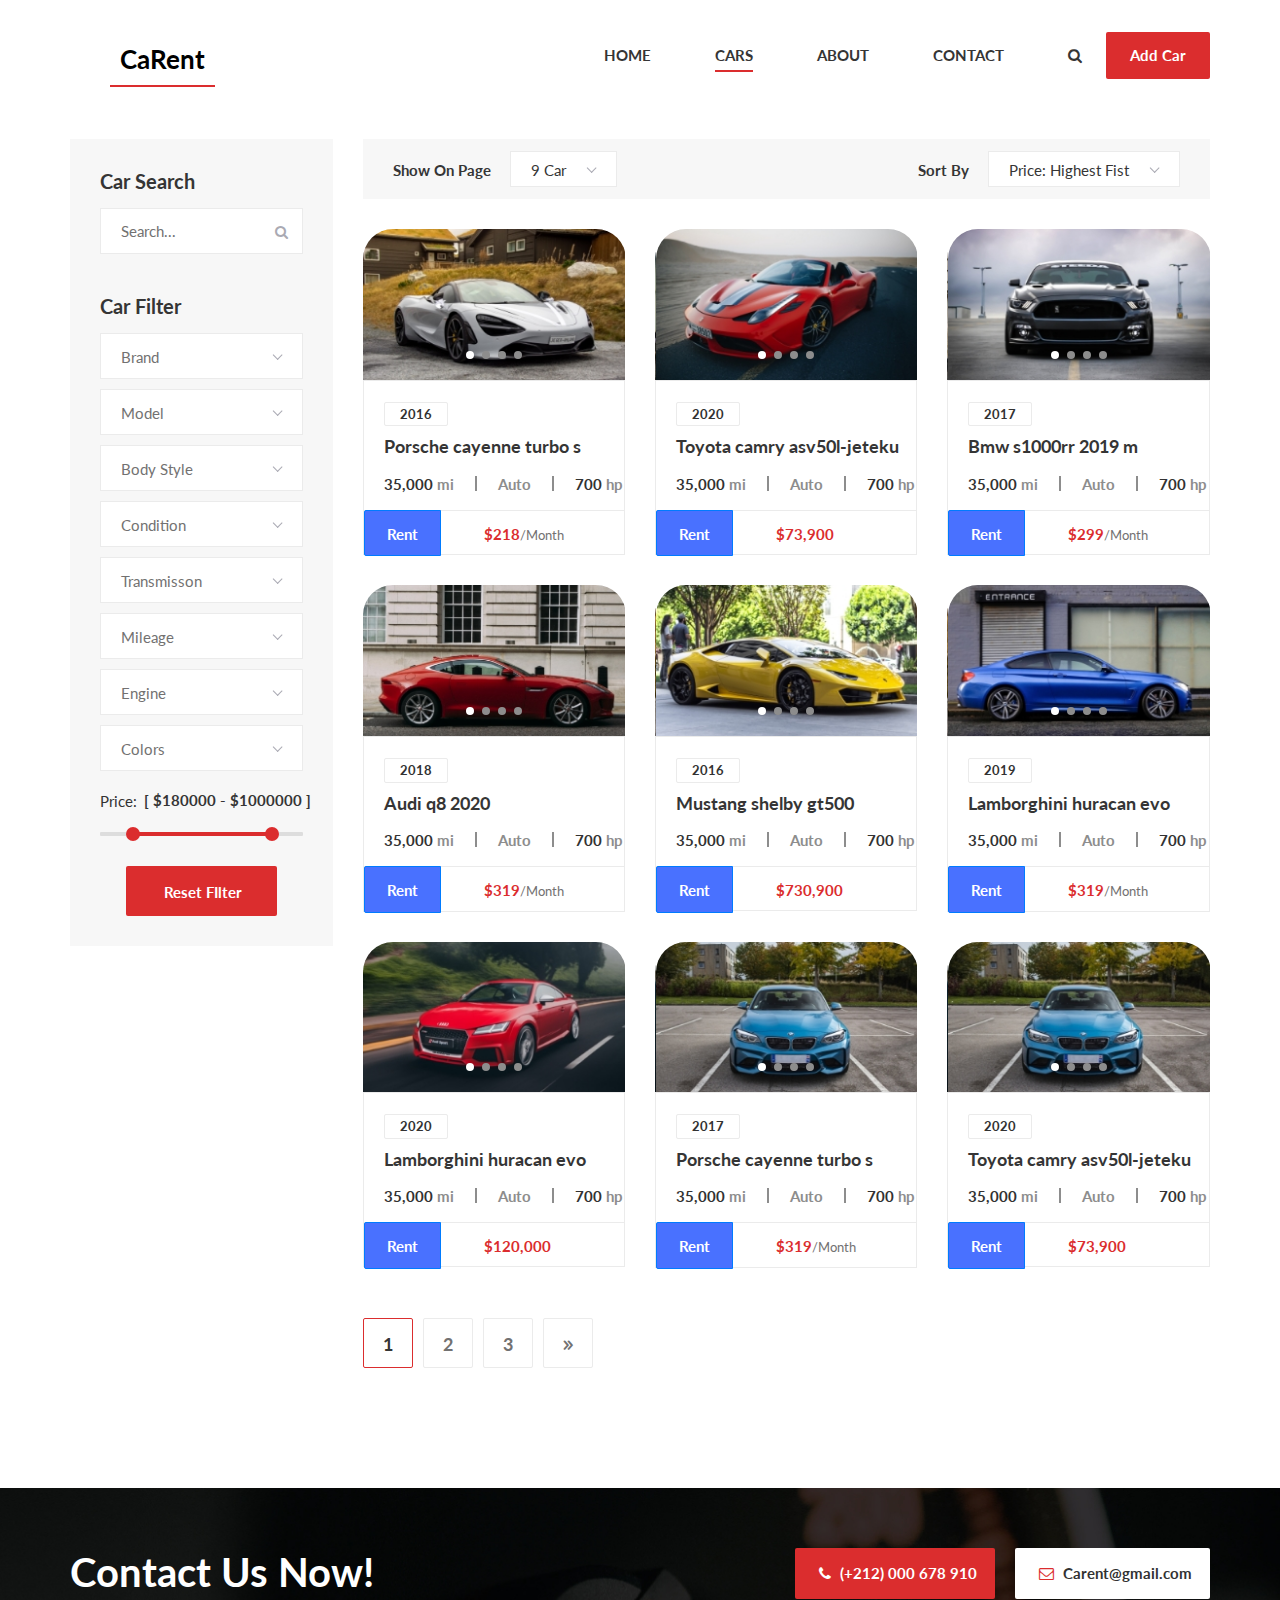
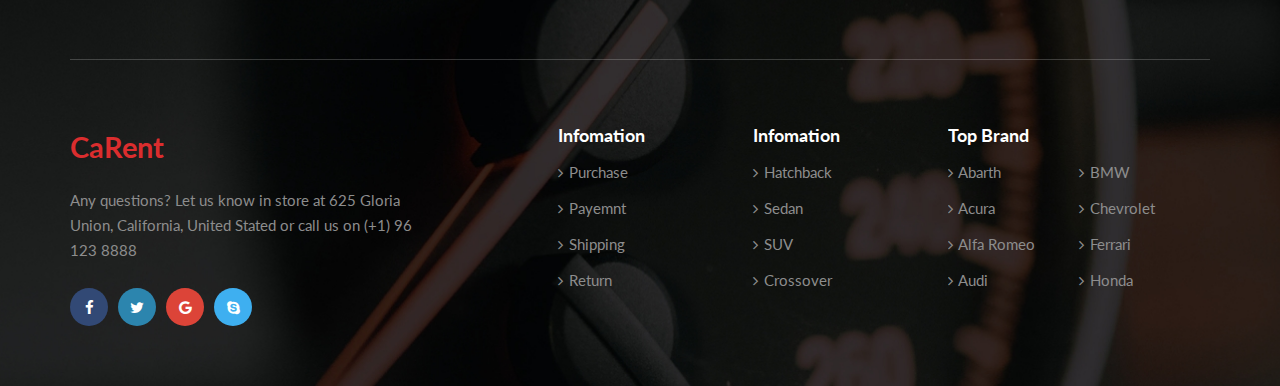
<file: car.html>
<!DOCTYPE html>
<html lang="zxx">

<head>
    <meta charset="UTF-8">
    <meta name="description" content="HVAC Template">
    <meta name="keywords" content="HVAC, unica, creative, html">
    <meta name="viewport" content="width=device-width, initial-scale=1.0">
    <meta http-equiv="X-UA-Compatible" content="ie=edge">
    <title>caRent</title>

    <!-- Google Font -->
    <link href="https://fonts.googleapis.com/css2?family=Lato:wght@300;400;700;900&display=swap" rel="stylesheet">

    <!-- Css Styles -->
    <link rel="stylesheet" href="css/bootstrap.min.css" type="text/css">
    <link rel="stylesheet" href="css/font-awesome.min.css" type="text/css">
    <link rel="stylesheet" href="css/elegant-icons.css" type="text/css">
    <link rel="stylesheet" href="css/nice-select.css" type="text/css">
    <link rel="stylesheet" href="css/magnific-popup.css" type="text/css">
    <link rel="stylesheet" href="css/jquery-ui.min.css" type="text/css">
    <link rel="stylesheet" href="css/owl.carousel.min.css" type="text/css">
    <link rel="stylesheet" href="css/slicknav.min.css" type="text/css">
    <link rel="stylesheet" href="css/style.css" type="text/css">
</head>

<body>
    <!-- Page Preloder -->
    <div id="preloder">
        <div class="loader"></div>
    </div>

    <!-- Offcanvas Menu Begin -->
    
    <!-- Offcanvas Menu End -->

    <!-- Header Section Begin -->
    <header class="header">
        <div class="container">
            <div class="row">
                <div class="col-lg-2">
                    <div class="header__logo">
                        <strong>
                            <a href="./index.html">CaRent</a>
                        </strong>
                    </div>
                </div>
                <div class="col-lg-10">
                    <div class="header__nav">
                        <nav class="header__menu">
                            <ul>
                                <li><a href="./index.html">Home</a></li>
                                <li class="active"><a href="./car.html">Cars</a></li>                                
                                <li><a href="./about.html">About</a></li>
                                <li><a href="./contact.html">Contact</a></li>
                            </ul>
                        </nav>
                        <div class="header__nav__widget">
                            <div class="header__nav__widget__btn">
                                <a href="#" class="search-switch"><i class="fa fa-search"></i></a>
                            </div>
                            <a href="#" class="primary-btn">Add Car</a>
                        </div>
                    </div>
                </div>
            </div>
            <div class="canvas__open">
                <span class="fa fa-bars"></span>
            </div>
        </div>
    </header>
    <!-- Header Section End -->

    <!-- Breadcrumb End --
    <div class="breadcrumb-option set-bg" data-setbg="img/breadcrumb-bg.jpg">
        <div class="container">
            <div class="row">
                <div class="col-lg-12 text-center">
                    <div class="breadcrumb__text">
                        <h2>Car Listing</h2>
                        <div class="breadcrumb__links">
                            <a href="./index.html"><i class="fa fa-home"></i> Home</a>
                            <span>About</span>
                        </div>
                    </div>
                </div>
            </div>
        </div>
    </div>
    <!-- Breadcrumb Begin -->

    <!-- Car Section Begin -->
    <section class="car spad">
        <div class="container">
            <div class="row">
                <div class="col-lg-3">
                    <div class="car__sidebar">
                        <div class="car__search">
                            <h5>Car Search</h5>
                            <form action="#">
                                <input type="text" placeholder="Search...">
                                <button type="submit"><i class="fa fa-search"></i></button>
                            </form>
                        </div>
                        <div class="car__filter">
                            <h5>Car Filter</h5>
                            <form action="#">
                                <select>
                                    <option data-display="Brand">Select Brand</option>
                                    <option value="">Acura</option>
                                    <option value="">Audi</option>
                                    <option value="">Bentley</option>
                                    <<option value="">BMW</option>
                                    <option value="">Bugatti</option>
                                </select>
                                <select>
                                    <option data-display="Model">Select Model</option>
                                    <option value="">Q3</option>
                                    <option value="">A4 </option>
                                    <option value="">AVENTADOR</option>
                                </select>
                                <select>
                                    <option value="">Body Style</option>
                                    <option value="">Option 1</option>
                                    <option value="">Option 2</option>
                                </select>
                                <select>
                                    <option value="">Condition</option>
                                    <option value="">First Hand</option>
                                    <option value="">Second Hand</option>
                                </select>
                                <select>
                                    <option value="">Transmisson</option>
                                    <option value="">Bluetooth</option>
                                    <option value="">WiFi</option>
                                </select>
                                <select>
                                    <option value="">Mileage</option>
                                    <option value="">27</option>
                                    <option value="">20</option>
                                    <option value="">15</option>
                                    <option value="">10</option>
                                </select>
                                <select>
                                    <option value="">Engine</option>
                                    <option value="">BS3</option>
                                    <option value="">BS4</option>
                                    <option value="">BS5</option>
                                    <option value="">BS6</option>
                                </select>
                                <select>
                                    <option value="">Colors</option>
                                    <option value="">Red</option>
                                    <option value="">Blue</option>
                                    <option value="">Black</option>
                                    <option value="">Yellow</option>
                                </select>
                                <div class="filter-price">
                                    <p>Price:</p>
                                    <div class="price-range-wrap">
                                        <div class="filter-price-range"></div>
                                        <div class="range-slider">
                                            <div class="price-input">
                                                <input type="text" id="filterAmount">
                                            </div>
                                        </div>
                                    </div>
                                </div>
                                <div class="car__filter__btn">
                                    <button type="submit" class="site-btn">Reset FIlter</button>
                                </div>
                            </form>
                        </div>
                    </div>
                </div>
                <div class="col-lg-9">
                    <div class="car__filter__option">
                        <div class="row">
                            <div class="col-lg-6 col-md-6">
                                <div class="car__filter__option__item">
                                    <h6>Show On Page</h6>
                                    <select>
                                        <option value="">9 Car</option>
                                        <option value="">15 Car</option>
                                        <option value="">20 Car</option>
                                    </select>
                                </div>
                            </div>
                            <div class="col-lg-6 col-md-6">
                                <div class="car__filter__option__item car__filter__option__item--right">
                                    <h6>Sort By</h6>
                                    <select>
                                        <option value="">Price: Highest Fist</option>
                                        <option value="">Price: Lowest Fist</option>
                                    </select>
                                </div>
                            </div>
                        </div>
                    </div>
                    <div class="row">
                        <div class="col-lg-4 col-md-4">
                            <div class="car__item">
                                <div class="car__item__pic__slider owl-carousel">
                                    <img src="img/cars/car-1.jpg" alt="">
                                    <img src="img/cars/car-8.jpg" alt="">
                                    <img src="img/cars/car-6.jpg" alt="">
                                    <img src="img/cars/car-3.jpg" alt="">
                                </div>
                                <div class="car__item__text">
                                    <div class="car__item__text__inner">
                                        <div class="label-date">2016</div>
                                        <h5><a href="car-details.html">Porsche cayenne turbo s</a></h5>
                                        <ul>
                                            <li><span>35,000</span> mi</li>
                                            <li>Auto</li>
                                            <li><span>700</span> hp</li>
                                        </ul>
                                    </div>
                                    <div class="car__item__price">
                                        <a href="car-details.html">
                                    <span class="car-option btn btn-primary btn btn-primary">Rent</span>
                                </a>
                                        <h6>$218<span>/Month</span></h6>
                                    </div>
                                </div>
                            </div>
                        </div>
                        <div class="col-lg-4 col-md-4">
                            <div class="car__item">
                                <div class="car__item__pic__slider owl-carousel">
                                    <img src="img/cars/car-2.jpg" alt="">
                                    <img src="img/cars/car-8.jpg" alt="">
                                    <img src="img/cars/car-6.jpg" alt="">
                                    <img src="img/cars/car-4.jpg" alt="">
                                </div>
                                <div class="car__item__text">
                                    <div class="car__item__text__inner">
                                        <div class="label-date">2020</div>
                                        <h5><a href="car-details.html">Toyota camry asv50l-jeteku</a></h5>
                                        <ul>
                                            <li><span>35,000</span> mi</li>
                                            <li>Auto</li>
                                            <li><span>700</span> hp</li>
                                        </ul>
                                    </div>
                                    <div class="car__item__price">
                                        <a href="car-details.html">
                                    <span class="car-option btn btn-primary btn btn-primary">Rent</span>
                                </a>
                                        <h6>$73,900</h6>
                                    </div>
                                </div>
                            </div>
                        </div>
                        <div class="col-lg-4 col-md-4">
                            <div class="car__item">
                                <div class="car__item__pic__slider owl-carousel">
                                    <img src="img/cars/car-3.jpg" alt="">
                                    <img src="img/cars/car-8.jpg" alt="">
                                    <img src="img/cars/car-6.jpg" alt="">
                                    <img src="img/cars/car-5.jpg" alt="">
                                </div>
                                <div class="car__item__text">
                                    <div class="car__item__text__inner">
                                        <div class="label-date">2017</div>
                                        <h5><a href="car-details.html">Bmw s1000rr 2019 m</a></h5>
                                        <ul>
                                            <li><span>35,000</span> mi</li>
                                            <li>Auto</li>
                                            <li><span>700</span> hp</li>
                                        </ul>
                                    </div>
                                    <div class="car__item__price">
                                        <a href="car-details.html">
                                    <span class="car-option btn btn-primary btn btn-primary">Rent</span>
                                </a>
                                        <h6>$299<span>/Month</span></h6>
                                    </div>
                                </div>
                            </div>
                        </div>
                        <div class="col-lg-4 col-md-4">
                            <div class="car__item">
                                <div class="car__item__pic__slider owl-carousel">
                                    <img src="img/cars/car-5.jpg" alt="">
                                    <img src="img/cars/car-8.jpg" alt="">
                                    <img src="img/cars/car-7.jpg" alt="">
                                    <img src="img/cars/car-2.jpg" alt="">
                                </div>
                                <div class="car__item__text">
                                    <div class="car__item__text__inner">
                                        <div class="label-date">2018</div>
                                        <h5><a href="car-details.html">Audi q8 2020</a></h5>
                                        <ul>
                                            <li><span>35,000</span> mi</li>
                                            <li>Auto</li>
                                            <li><span>700</span> hp</li>
                                        </ul>
                                    </div>
                                    <div class="car__item__price">
                                        <a href="car-details.html">
                                    <span class="car-option btn btn-primary btn btn-primary">Rent</span>
                                </a>
                                        <h6>$319<span>/Month</span></h6>
                                    </div>
                                </div>
                            </div>
                        </div>
                        <div class="col-lg-4 col-md-4">
                            <div class="car__item">
                                <div class="car__item__pic__slider owl-carousel">
                                    <img src="img/cars/car-6.jpg" alt="">
                                    <img src="img/cars/car-8.jpg" alt="">
                                    <img src="img/cars/car-3.jpg" alt="">
                                    <img src="img/cars/car-1.jpg" alt="">
                                </div>
                                <div class="car__item__text">
                                    <div class="car__item__text__inner">
                                        <div class="label-date">2016</div>
                                        <h5><a href="car-details.html">Mustang shelby gt500</a></h5>
                                        <ul>
                                            <li><span>35,000</span> mi</li>
                                            <li>Auto</li>
                                            <li><span>700</span> hp</li>
                                        </ul>
                                    </div>
                                    <div class="car__item__price">
                                        <a href="car-details.html">
                                    <span class="car-option btn btn-primary btn btn-primary">Rent</span>
                                </a>
                                        <h6>$730,900</h6>
                                    </div>
                                </div>
                            </div>
                        </div>
                        <div class="col-lg-4 col-md-4">
                            <div class="car__item">
                                <div class="car__item__pic__slider owl-carousel">
                                    <img src="img/cars/car-4.jpg" alt="">
                                    <img src="img/cars/car-8.jpg" alt="">
                                    <img src="img/cars/car-2.jpg" alt="">
                                    <img src="img/cars/car-1.jpg" alt="">
                                </div>
                                <div class="car__item__text">
                                    <div class="car__item__text__inner">
                                        <div class="label-date">2019</div>
                                        <h5><a href="car-details.html">Lamborghini huracan evo</a></h5>
                                        <ul>
                                            <li><span>35,000</span> mi</li>
                                            <li>Auto</li>
                                            <li><span>700</span> hp</li>
                                        </ul>
                                    </div>
                                    <div class="car__item__price">
                                        <a href="car-details.html">
                                    <span class="car-option btn btn-primary btn btn-primary">Rent</span>
                                </a>
                                        <h6>$319<span>/Month</span></h6>
                                    </div>
                                </div>
                            </div>
                        </div>
                        <div class="col-lg-4 col-md-4">
                            <div class="car__item">
                                <div class="car__item__pic__slider owl-carousel">
                                    <img src="img/cars/car-7.jpg" alt="">
                                    <img src="img/cars/car-2.jpg" alt="">
                                    <img src="img/cars/car-4.jpg" alt="">
                                    <img src="img/cars/car-1.jpg" alt="">
                                </div>
                                <div class="car__item__text">
                                    <div class="car__item__text__inner">
                                        <div class="label-date">2020</div>
                                        <h5><a href="car-details.html">Lamborghini huracan evo</a></h5>
                                        <ul>
                                            <li><span>35,000</span> mi</li>
                                            <li>Auto</li>
                                            <li><span>700</span> hp</li>
                                        </ul>
                                    </div>
                                    <div class="car__item__price">
                                        <a href="car-details.html">
                                    <span class="car-option btn btn-primary btn btn-primary">Rent</span>
                                </a>
                                        <h6>$120,000</h6>
                                    </div>
                                </div>
                            </div>
                        </div>
                        <div class="col-lg-4 col-md-4">
                            <div class="car__item">
                                <div class="car__item__pic__slider owl-carousel">
                                    <img src="img/cars/car-8.jpg" alt="">
                                    <img src="img/cars/car-3.jpg" alt="">
                                    <img src="img/cars/car-5.jpg" alt="">
                                    <img src="img/cars/car-2.jpg" alt="">
                                </div>
                                <div class="car__item__text">
                                    <div class="car__item__text__inner">
                                        <div class="label-date">2017</div>
                                        <h5><a href="car-details.html">Porsche cayenne turbo s</a></h5>
                                        <ul>
                                            <li><span>35,000</span> mi</li>
                                            <li>Auto</li>
                                            <li><span>700</span> hp</li>
                                        </ul>
                                    </div>
                                    <div class="car__item__price">
                                        <a href="car-details.html">
                                    <span class="car-option btn btn-primary btn btn-primary">Rent</span>
                                </a>
                                        <h6>$319<span>/Month</span></h6>
                                    </div>
                                </div>
                            </div>
                        </div>
                        <div class="col-lg-4 col-md-4">
                            <div class="car__item">
                                <div class="car__item__pic__slider owl-carousel">
                                    <img src="img/cars/car-8.jpg" alt="">
                                    <img src="img/cars/car-3.jpg" alt="">
                                    <img src="img/cars/car-5.jpg" alt="">
                                    <img src="img/cars/car-2.jpg" alt="">
                                </div>
                                <div class="car__item__text">
                                    <div class="car__item__text__inner">
                                        <div class="label-date">2020</div>
                                        <h5><a href="car-details.html">Toyota camry asv50l-jeteku</a></h5>
                                        <ul>
                                            <li><span>35,000</span> mi</li>
                                            <li>Auto</li>
                                            <li><span>700</span> hp</li>
                                        </ul>
                                    </div>
                                    <div class="car__item__price">
                                        <a href="car-details.html">
                                    <span class="car-option btn btn-primary btn btn-primary">Rent</span>
                                </a>
                                        <h6>$73,900</h6>
                                    </div>
                                </div>
                            </div>
                        </div>
                    </div>
                    <div class="pagination__option">
                        <a href="#" class="active">1</a>
                        <a href="#">2</a>
                        <a href="#">3</a>
                        <a href="#"><span class="arrow_carrot-2right"></span></a>
                    </div>
                </div>
            </div>
        </div>
    </section>
    <!-- Car Section End -->

    <!-- Footer Section Begin -->
    <footer class="footer set-bg" data-setbg="img/footer-bg.jpg">
        <div class="container">
            <div class="footer__contact">
                <div class="row">
                    <div class="col-lg-6 col-md-6">
                        <div class="footer__contact__title">
                            <h2>Contact Us Now!</h2>
                        </div>
                    </div>
                    <div class="col-lg-6 col-md-6">
                        <div class="footer__contact__option">
                            <div class="option__item"><i class="fa fa-phone"></i> (+212) 000 678 910</div>
                            <div class="option__item email"><i class="fa fa-envelope-o"></i> Carent@gmail.com</div>
                        </div>
                    </div>
                </div>
            </div>
            <div class="row">
                <div class="col-lg-4 col-md-4">
                    <div class="footer__about">
                        <div class="footer__logo">
                            <a href="#"><strong style="color: #db2d2e;font-size: 29px;">CaRent</strong></a>
                        </div>
                        <p>Any questions? Let us know in store at 625 Gloria Union, California, United Stated or call us
                            on (+1) 96 123 8888</p>
                        <div class="footer__social">
                            <a href="#" class="facebook"><i class="fa fa-facebook"></i></a>
                            <a href="#" class="twitter"><i class="fa fa-twitter"></i></a>
                            <a href="#" class="google"><i class="fa fa-google"></i></a>
                            <a href="#" class="skype"><i class="fa fa-skype"></i></a>
                        </div>
                    </div>
                </div>
                <div class="col-lg-2 offset-lg-1 col-md-3">
                    <div class="footer__widget">
                        <h5>Infomation</h5>
                        <ul>
                            <li><a href="#"><i class="fa fa-angle-right"></i> Purchase</a></li>
                            <li><a href="#"><i class="fa fa-angle-right"></i> Payemnt</a></li>
                            <li><a href="#"><i class="fa fa-angle-right"></i> Shipping</a></li>
                            <li><a href="#"><i class="fa fa-angle-right"></i> Return</a></li>
                        </ul>
                    </div>
                </div>
                <div class="col-lg-2 col-md-3">
                    <div class="footer__widget">
                        <h5>Infomation</h5>
                        <ul>
                            <li><a href="#"><i class="fa fa-angle-right"></i> Hatchback</a></li>
                            <li><a href="#"><i class="fa fa-angle-right"></i> Sedan</a></li>
                            <li><a href="#"><i class="fa fa-angle-right"></i> SUV</a></li>
                            <li><a href="#"><i class="fa fa-angle-right"></i> Crossover</a></li>
                        </ul>
                    </div>
                </div>
                <div class="col-lg-3 col-md-6">
                    <div class="footer__brand">
                        <h5>Top Brand</h5>
                        <ul>
                            <li><a href="#"><i class="fa fa-angle-right"></i> Abarth</a></li>
                            <li><a href="#"><i class="fa fa-angle-right"></i> Acura</a></li>
                            <li><a href="#"><i class="fa fa-angle-right"></i> Alfa Romeo</a></li>
                            <li><a href="#"><i class="fa fa-angle-right"></i> Audi</a></li>
                        </ul>
                        <ul>
                            <li><a href="#"><i class="fa fa-angle-right"></i> BMW</a></li>
                            <li><a href="#"><i class="fa fa-angle-right"></i> Chevrolet</a></li>
                            <li><a href="#"><i class="fa fa-angle-right"></i> Ferrari</a></li>
                            <li><a href="#"><i class="fa fa-angle-right"></i> Honda</a></li>
                        </ul>
                    </div>
                </div>
            </div>
            </div>
    </footer>
    <!-- Footer Section End -->

    <!-- Search Begin -->
    <div class="search-model">
        <div class="h-100 d-flex align-items-center justify-content-center">
            <div class="search-close-switch">+</div>
            <form class="search-model-form">
                <input type="text" id="search-input" placeholder="Search here.....">
            </form>
        </div>
    </div>
    <!-- Search End -->

    <!-- Js Plugins -->
    <script src="js/jquery-3.3.1.min.js"></script>
    <script src="js/bootstrap.min.js"></script>
    <script src="js/jquery.nice-select.min.js"></script>
    <script src="js/jquery-ui.min.js"></script>
    <script src="js/jquery.magnific-popup.min.js"></script>
    <script src="js/mixitup.min.js"></script>
    <script src="js/jquery.slicknav.js"></script>
    <script src="js/owl.carousel.min.js"></script>
    <script src="js/main.js"></script>
</body>

</html>
</file>
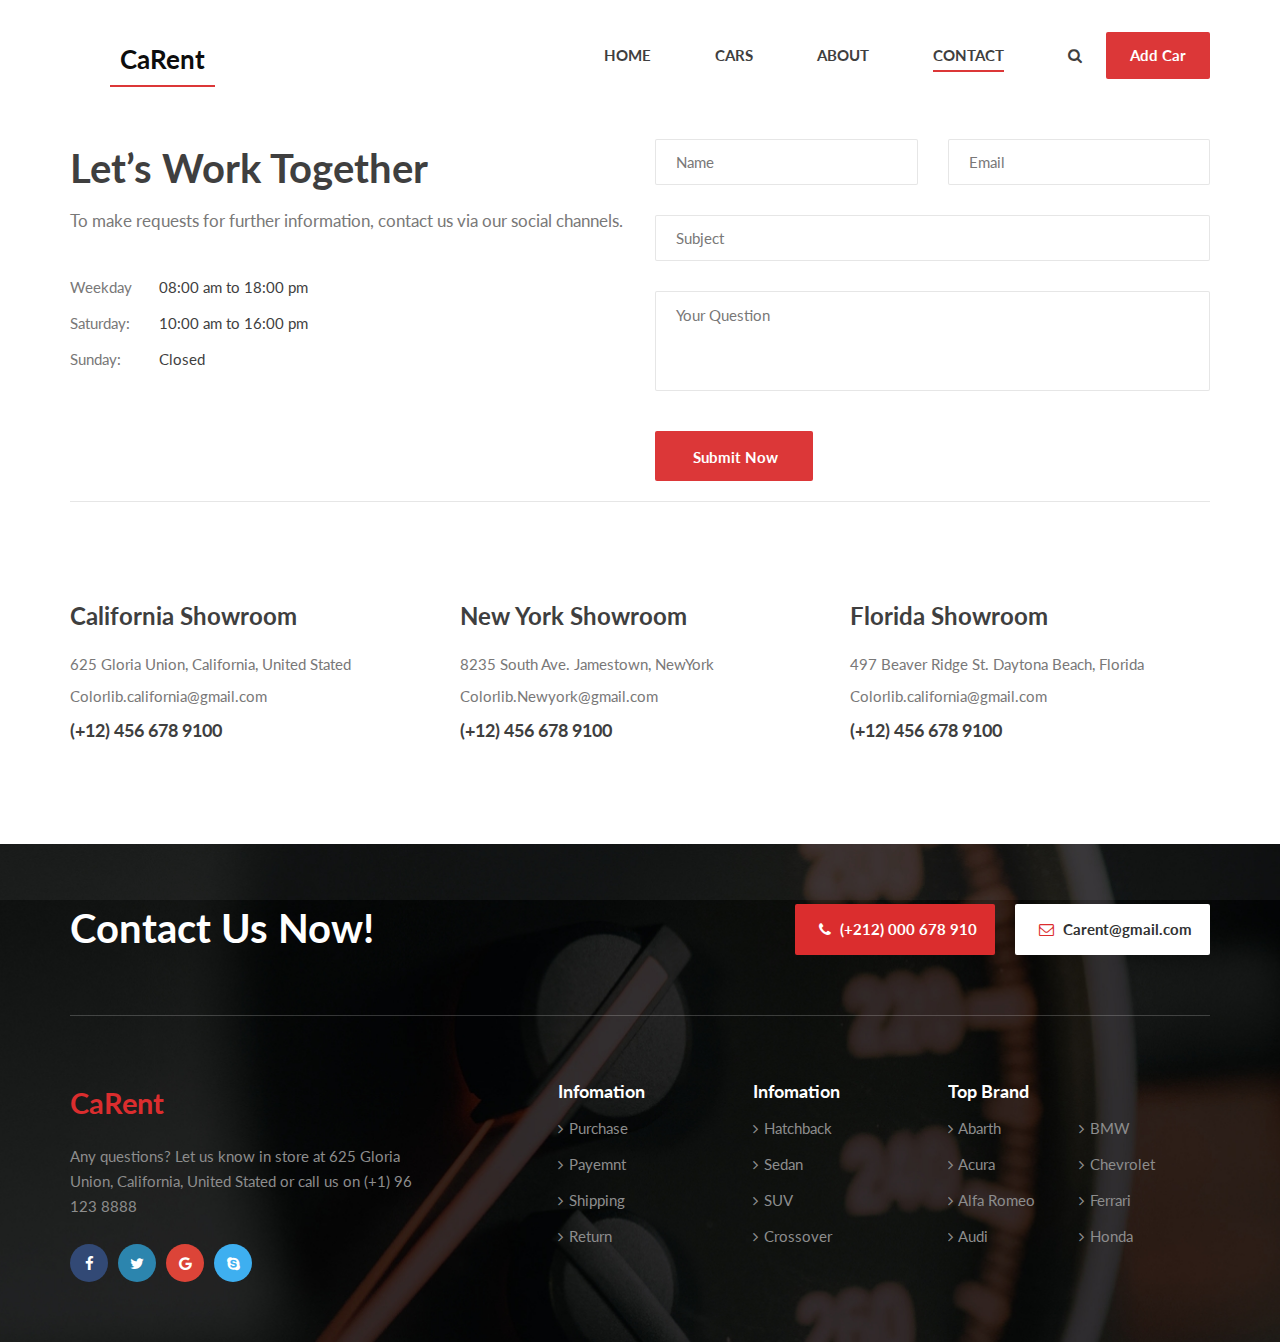
<file: contact.html>
<!DOCTYPE html>
<html lang="zxx">

<head>
    <meta charset="UTF-8">
    <meta name="description" content="HVAC Template">
    <meta name="keywords" content="HVAC, unica, creative, html">
    <meta name="viewport" content="width=device-width, initial-scale=1.0">
    <meta http-equiv="X-UA-Compatible" content="ie=edge">
    <title>caRent</title>

    <!-- Google Font -->
    <link href="https://fonts.googleapis.com/css2?family=Lato:wght@300;400;700;900&display=swap" rel="stylesheet">

    <!-- Css Styles -->
    <link rel="stylesheet" href="css/bootstrap.min.css" type="text/css">
    <link rel="stylesheet" href="css/font-awesome.min.css" type="text/css">
    <link rel="stylesheet" href="css/elegant-icons.css" type="text/css">
    <link rel="stylesheet" href="css/nice-select.css" type="text/css">
    <link rel="stylesheet" href="css/magnific-popup.css" type="text/css">
    <link rel="stylesheet" href="css/jquery-ui.min.css" type="text/css">
    <link rel="stylesheet" href="css/owl.carousel.min.css" type="text/css">
    <link rel="stylesheet" href="css/slicknav.min.css" type="text/css">
    <link rel="stylesheet" href="css/style.css" type="text/css">
</head>

<body>
    <!-- Page Preloder -->
    <div id="preloder">
        <div class="loader"></div>
    </div>

    <!-- Offcanvas Menu Begin -->
    
    <!-- Offcanvas Menu End -->

    <!-- Header Section Begin -->
    <header class="header">
        
        <div class="container">
            <div class="row">
                <div class="col-lg-2">
                    <div class="header__logo">
                        <strong>
                            <a href="./index.html">CaRent</a>
                        </strong>
                    </div>
                </div>
                <div class="col-lg-10">
                    <div class="header__nav">
                        <nav class="header__menu">
                            <ul>
                                <li ><a href="./index.html">Home</a></li>
                                <li><a href="./car.html">Cars</a></li>                                
                                <li><a href="./about.html">About</a></li>
                                <li class="active"><a href="./contact.html">Contact</a></li>
                            </ul>
                        </nav>
                        <div class="header__nav__widget">
                            <div class="header__nav__widget__btn">
                                <a href="#" class="search-switch"><i class="fa fa-search"></i></a>
                            </div>
                            <a href="#" class="primary-btn">Add Car</a>
                        </div>
                    </div>
                </div>
            </div>
            <div class="canvas__open">
                <span class="fa fa-bars"></span>
            </div>
        </div>
    </header>
    <!-- Header Section End -->

    <!-- Breadcrumb End 
    <div class="breadcrumb-option set-bg" data-setbg="img/breadcrumb-bg.jpg">
        <div class="container">
            <div class="row">
                <div class="col-lg-12 text-center">
                    <div class="breadcrumb__text">
                        <h2>Contact Us</h2>
                        <div class="breadcrumb__links">
                            <a href="./index.html"><i class="fa fa-home"></i> Home</a>
                            <span>Contact Us</span>
                        </div>
                    </div>
                </div>
            </div>
        </div>
    </div>
    <!-- Breadcrumb Begin -->

    <!-- Contact Section Begin -->
    <section class="contact spad">
        <div class="container">
            <div class="row">
                <div class="col-lg-6 col-md-6">
                    <div class="contact__text">
                        <div class="section-title">
                            <h2>Let’s Work Together</h2>
                            <p>To make requests for further information, contact us via our social channels.</p>
                        </div>
                        <ul>
                            <li><span>Weekday</span> 08:00 am to 18:00 pm</li>
                            <li><span>Saturday:</span> 10:00 am to 16:00 pm</li>
                            <li><span>Sunday:</span> Closed</li>
                        </ul>
                    </div>
                </div>
                <div class="col-lg-6 col-md-6">
                    <div class="contact__form">
                        <form action="#">
                            <div class="row">
                                <div class="col-lg-6">
                                    <input type="text" placeholder="Name">
                                </div>
                                <div class="col-lg-6">
                                    <input type="text" placeholder="Email">
                                </div>
                            </div>
                            <input type="text" placeholder="Subject">
                            <textarea placeholder="Your Question"></textarea>
                            <button type="submit" class="site-btn">Submit Now</button>
                        </form>
                    </div>
                </div>
            </div>
        </div>
    </section>
    <!-- Contact Section End -->

    <!-- Contact Address Begin -->
    <div class="contact-address">
        <div class="container">
            <div class="contact__address__text">
                <div class="row">
                    <div class="col-lg-4 col-md-6 col-sm-6">
                        <div class="contact__address__item">
                            <h4>California Showroom</h4>
                            <p>625 Gloria Union, California, United Stated Colorlib.california@gmail.com</p>
                            <span>(+12) 456 678 9100</span>
                        </div>
                    </div>
                    <div class="col-lg-4 col-md-6 col-sm-6">
                        <div class="contact__address__item">
                            <h4>New York Showroom</h4>
                            <p>8235 South Ave. Jamestown, NewYork Colorlib.Newyork@gmail.com</p>
                            <span>(+12) 456 678 9100</span>
                        </div>
                    </div>
                    <div class="col-lg-4 col-md-6 col-sm-6">
                        <div class="contact__address__item">
                            <h4>Florida Showroom</h4>
                            <p>497 Beaver Ridge St. Daytona Beach, Florida Colorlib.california@gmail.com</p>
                            <span>(+12) 456 678 9100</span>
                        </div>
                    </div>
                </div>
            </div>
        </div>
    </div>
    <!-- Contact Address End -->

    <!-- Footer Section Begin -->
    <footer class="footer set-bg" data-setbg="img/footer-bg.jpg">
        <div class="container">
            <div class="footer__contact">
                <div class="row">
                    <div class="col-lg-6 col-md-6">
                        <div class="footer__contact__title">
                            <h2>Contact Us Now!</h2>
                        </div>
                    </div>
                    <div class="col-lg-6 col-md-6">
                        <div class="footer__contact__option">
                            <div class="option__item"><i class="fa fa-phone"></i> (+212) 000 678 910</div>
                            <div class="option__item email"><i class="fa fa-envelope-o"></i> Carent@gmail.com</div>
                        </div>
                    </div>
                </div>
            </div>
            <div class="row">
                <div class="col-lg-4 col-md-4">
                    <div class="footer__about">
                        <div class="footer__logo">
                            <a href="#"><strong style="color: #db2d2e;font-size: 29px;">CaRent</strong></a>
                        </div>
                        <p>Any questions? Let us know in store at 625 Gloria Union, California, United Stated or call us
                            on (+1) 96 123 8888</p>
                        <div class="footer__social">
                            <a href="#" class="facebook"><i class="fa fa-facebook"></i></a>
                            <a href="#" class="twitter"><i class="fa fa-twitter"></i></a>
                            <a href="#" class="google"><i class="fa fa-google"></i></a>
                            <a href="#" class="skype"><i class="fa fa-skype"></i></a>
                        </div>
                    </div>
                </div>
                <div class="col-lg-2 offset-lg-1 col-md-3">
                    <div class="footer__widget">
                        <h5>Infomation</h5>
                        <ul>
                            <li><a href="#"><i class="fa fa-angle-right"></i> Purchase</a></li>
                            <li><a href="#"><i class="fa fa-angle-right"></i> Payemnt</a></li>
                            <li><a href="#"><i class="fa fa-angle-right"></i> Shipping</a></li>
                            <li><a href="#"><i class="fa fa-angle-right"></i> Return</a></li>
                        </ul>
                    </div>
                </div>
                <div class="col-lg-2 col-md-3">
                    <div class="footer__widget">
                        <h5>Infomation</h5>
                        <ul>
                            <li><a href="#"><i class="fa fa-angle-right"></i> Hatchback</a></li>
                            <li><a href="#"><i class="fa fa-angle-right"></i> Sedan</a></li>
                            <li><a href="#"><i class="fa fa-angle-right"></i> SUV</a></li>
                            <li><a href="#"><i class="fa fa-angle-right"></i> Crossover</a></li>
                        </ul>
                    </div>
                </div>
                <div class="col-lg-3 col-md-6">
                    <div class="footer__brand">
                        <h5>Top Brand</h5>
                        <ul>
                            <li><a href="#"><i class="fa fa-angle-right"></i> Abarth</a></li>
                            <li><a href="#"><i class="fa fa-angle-right"></i> Acura</a></li>
                            <li><a href="#"><i class="fa fa-angle-right"></i> Alfa Romeo</a></li>
                            <li><a href="#"><i class="fa fa-angle-right"></i> Audi</a></li>
                        </ul>
                        <ul>
                            <li><a href="#"><i class="fa fa-angle-right"></i> BMW</a></li>
                            <li><a href="#"><i class="fa fa-angle-right"></i> Chevrolet</a></li>
                            <li><a href="#"><i class="fa fa-angle-right"></i> Ferrari</a></li>
                            <li><a href="#"><i class="fa fa-angle-right"></i> Honda</a></li>
                        </ul>
                    </div>
                </div>
            </div>
            </div>
    </footer>
    <!-- Footer Section End -->

    <!-- Search Begin -->
    <div class="search-model">
        <div class="h-100 d-flex align-items-center justify-content-center">
            <div class="search-close-switch">+</div>
            <form class="search-model-form">
                <input type="text" id="search-input" placeholder="Search here.....">
            </form>
        </div>
    </div>
    <!-- Search End -->

    <!-- Js Plugins -->
    <script src="js/jquery-3.3.1.min.js"></script>
    <script src="js/bootstrap.min.js"></script>
    <script src="js/jquery.nice-select.min.js"></script>
    <script src="js/jquery-ui.min.js"></script>
    <script src="js/jquery.magnific-popup.min.js"></script>
    <script src="js/mixitup.min.js"></script>
    <script src="js/jquery.slicknav.js"></script>
    <script src="js/owl.carousel.min.js"></script>
    <script src="js/main.js"></script>
</body>

</html>
</file>
<file: css/elegant-icons.css>
@font-face {
	font-family: 'ElegantIcons';
	src:url('../fonts/ElegantIcons.eot');
	src:url('../fonts/ElegantIcons.eot?#iefix') format('embedded-opentype'),
		url('../fonts/ElegantIcons.woff') format('woff'),
		url('../fonts/ElegantIcons.ttf') format('truetype'),
		url('../fonts/ElegantIcons.svg#ElegantIcons') format('svg');
	font-weight: normal;
	font-style: normal;
}

/* Use the following CSS code if you want to use data attributes for inserting your icons */
[data-icon]:before {
	font-family: 'ElegantIcons';
	content: attr(data-icon);
	speak: none;
	font-weight: normal;
	font-variant: normal;
	text-transform: none;
	line-height: 1;
	-webkit-font-smoothing: antialiased;
	-moz-osx-font-smoothing: grayscale;
}

/* Use the following CSS code if you want to have a class per icon */
/*
Instead of a list of all class selectors,
you can use the generic selector below, but it's slower:
[class*="your-class-prefix"] {
*/
.arrow_up, .arrow_down, .arrow_left, .arrow_right, .arrow_left-up, .arrow_right-up, .arrow_right-down, .arrow_left-down, .arrow-up-down, .arrow_up-down_alt, .arrow_left-right_alt, .arrow_left-right, .arrow_expand_alt2, .arrow_expand_alt, .arrow_condense, .arrow_expand, .arrow_move, .arrow_carrot-up, .arrow_carrot-down, .arrow_carrot-left, .arrow_carrot-right, .arrow_carrot-2up, .arrow_carrot-2down, .arrow_carrot-2left, .arrow_carrot-2right, .arrow_carrot-up_alt2, .arrow_carrot-down_alt2, .arrow_carrot-left_alt2, .arrow_carrot-right_alt2, .arrow_carrot-2up_alt2, .arrow_carrot-2down_alt2, .arrow_carrot-2left_alt2, .arrow_carrot-2right_alt2, .arrow_triangle-up, .arrow_triangle-down, .arrow_triangle-left, .arrow_triangle-right, .arrow_triangle-up_alt2, .arrow_triangle-down_alt2, .arrow_triangle-left_alt2, .arrow_triangle-right_alt2, .arrow_back, .icon_minus-06, .icon_plus, .icon_close, .icon_check, .icon_minus_alt2, .icon_plus_alt2, .icon_close_alt2, .icon_check_alt2, .icon_zoom-out_alt, .icon_zoom-in_alt, .icon_search, .icon_box-empty, .icon_box-selected, .icon_minus-box, .icon_plus-box, .icon_box-checked, .icon_circle-empty, .icon_circle-slelected, .icon_stop_alt2, .icon_stop, .icon_pause_alt2, .icon_pause, .icon_menu, .icon_menu-square_alt2, .icon_menu-circle_alt2, .icon_ul, .icon_ol, .icon_adjust-horiz, .icon_adjust-vert, .icon_document_alt, .icon_documents_alt, .icon_pencil, .icon_pencil-edit_alt, .icon_pencil-edit, .icon_folder-alt, .icon_folder-open_alt, .icon_folder-add_alt, .icon_info_alt, .icon_error-oct_alt, .icon_error-circle_alt, .icon_error-triangle_alt, .icon_question_alt2, .icon_question, .icon_comment_alt, .icon_chat_alt, .icon_vol-mute_alt, .icon_volume-low_alt, .icon_volume-high_alt, .icon_quotations, .icon_quotations_alt2, .icon_clock_alt, .icon_lock_alt, .icon_lock-open_alt, .icon_key_alt, .icon_cloud_alt, .icon_cloud-upload_alt, .icon_cloud-download_alt, .icon_image, .icon_images, .icon_lightbulb_alt, .icon_gift_alt, .icon_house_alt, .icon_genius, .icon_mobile, .icon_tablet, .icon_laptop, .icon_desktop, .icon_camera_alt, .icon_mail_alt, .icon_cone_alt, .icon_ribbon_alt, .icon_bag_alt, .icon_creditcard, .icon_cart_alt, .icon_paperclip, .icon_tag_alt, .icon_tags_alt, .icon_trash_alt, .icon_cursor_alt, .icon_mic_alt, .icon_compass_alt, .icon_pin_alt, .icon_pushpin_alt, .icon_map_alt, .icon_drawer_alt, .icon_toolbox_alt, .icon_book_alt, .icon_calendar, .icon_film, .icon_table, .icon_contacts_alt, .icon_headphones, .icon_lifesaver, .icon_piechart, .icon_refresh, .icon_link_alt, .icon_link, .icon_loading, .icon_blocked, .icon_archive_alt, .icon_heart_alt, .icon_star_alt, .icon_star-half_alt, .icon_star, .icon_star-half, .icon_tools, .icon_tool, .icon_cog, .icon_cogs, .arrow_up_alt, .arrow_down_alt, .arrow_left_alt, .arrow_right_alt, .arrow_left-up_alt, .arrow_right-up_alt, .arrow_right-down_alt, .arrow_left-down_alt, .arrow_condense_alt, .arrow_expand_alt3, .arrow_carrot_up_alt, .arrow_carrot-down_alt, .arrow_carrot-left_alt, .arrow_carrot-right_alt, .arrow_carrot-2up_alt, .arrow_carrot-2dwnn_alt, .arrow_carrot-2left_alt, .arrow_carrot-2right_alt, .arrow_triangle-up_alt, .arrow_triangle-down_alt, .arrow_triangle-left_alt, .arrow_triangle-right_alt, .icon_minus_alt, .icon_plus_alt, .icon_close_alt, .icon_check_alt, .icon_zoom-out, .icon_zoom-in, .icon_stop_alt, .icon_menu-square_alt, .icon_menu-circle_alt, .icon_document, .icon_documents, .icon_pencil_alt, .icon_folder, .icon_folder-open, .icon_folder-add, .icon_folder_upload, .icon_folder_download, .icon_info, .icon_error-circle, .icon_error-oct, .icon_error-triangle, .icon_question_alt, .icon_comment, .icon_chat, .icon_vol-mute, .icon_volume-low, .icon_volume-high, .icon_quotations_alt, .icon_clock, .icon_lock, .icon_lock-open, .icon_key, .icon_cloud, .icon_cloud-upload, .icon_cloud-download, .icon_lightbulb, .icon_gift, .icon_house, .icon_camera, .icon_mail, .icon_cone, .icon_ribbon, .icon_bag, .icon_cart, .icon_tag, .icon_tags, .icon_trash, .icon_cursor, .icon_mic, .icon_compass, .icon_pin, .icon_pushpin, .icon_map, .icon_drawer, .icon_toolbox, .icon_book, .icon_contacts, .icon_archive, .icon_heart, .icon_profile, .icon_group, .icon_grid-2x2, .icon_grid-3x3, .icon_music, .icon_pause_alt, .icon_phone, .icon_upload, .icon_download, .social_facebook, .social_twitter, .social_pinterest, .social_googleplus, .social_tumblr, .social_tumbleupon, .social_wordpress, .social_instagram, .social_dribbble, .social_vimeo, .social_linkedin, .social_rss, .social_deviantart, .social_share, .social_myspace, .social_skype, .social_youtube, .social_picassa, .social_googledrive, .social_flickr, .social_blogger, .social_spotify, .social_delicious, .social_facebook_circle, .social_twitter_circle, .social_pinterest_circle, .social_googleplus_circle, .social_tumblr_circle, .social_stumbleupon_circle, .social_wordpress_circle, .social_instagram_circle, .social_dribbble_circle, .social_vimeo_circle, .social_linkedin_circle, .social_rss_circle, .social_deviantart_circle, .social_share_circle, .social_myspace_circle, .social_skype_circle, .social_youtube_circle, .social_picassa_circle, .social_googledrive_alt2, .social_flickr_circle, .social_blogger_circle, .social_spotify_circle, .social_delicious_circle, .social_facebook_square, .social_twitter_square, .social_pinterest_square, .social_googleplus_square, .social_tumblr_square, .social_stumbleupon_square, .social_wordpress_square, .social_instagram_square, .social_dribbble_square, .social_vimeo_square, .social_linkedin_square, .social_rss_square, .social_deviantart_square, .social_share_square, .social_myspace_square, .social_skype_square, .social_youtube_square, .social_picassa_square, .social_googledrive_square, .social_flickr_square, .social_blogger_square, .social_spotify_square, .social_delicious_square, .icon_printer, .icon_calulator, .icon_building, .icon_floppy, .icon_drive, .icon_search-2, .icon_id, .icon_id-2, .icon_puzzle, .icon_like, .icon_dislike, .icon_mug, .icon_currency, .icon_wallet, .icon_pens, .icon_easel, .icon_flowchart, .icon_datareport, .icon_briefcase, .icon_shield, .icon_percent, .icon_globe, .icon_globe-2, .icon_target, .icon_hourglass, .icon_balance, .icon_rook, .icon_printer-alt, .icon_calculator_alt, .icon_building_alt, .icon_floppy_alt, .icon_drive_alt, .icon_search_alt, .icon_id_alt, .icon_id-2_alt, .icon_puzzle_alt, .icon_like_alt, .icon_dislike_alt, .icon_mug_alt, .icon_currency_alt, .icon_wallet_alt, .icon_pens_alt, .icon_easel_alt, .icon_flowchart_alt, .icon_datareport_alt, .icon_briefcase_alt, .icon_shield_alt, .icon_percent_alt, .icon_globe_alt, .icon_clipboard {
	font-family: 'ElegantIcons';
	speak: none;
	font-style: normal;
	font-weight: normal;
	font-variant: normal;
	text-transform: none;
	line-height: 1;
	-webkit-font-smoothing: antialiased;
}
.arrow_up:before {
	content: "\21";
}
.arrow_down:before {
	content: "\22";
}
.arrow_left:before {
	content: "\23";
}
.arrow_right:before {
	content: "\24";
}
.arrow_left-up:before {
	content: "\25";
}
.arrow_right-up:before {
	content: "\26";
}
.arrow_right-down:before {
	content: "\27";
}
.arrow_left-down:before {
	content: "\28";
}
.arrow-up-down:before {
	content: "\29";
}
.arrow_up-down_alt:before {
	content: "\2a";
}
.arrow_left-right_alt:before {
	content: "\2b";
}
.arrow_left-right:before {
	content: "\2c";
}
.arrow_expand_alt2:before {
	content: "\2d";
}
.arrow_expand_alt:before {
	content: "\2e";
}
.arrow_condense:before {
	content: "\2f";
}
.arrow_expand:before {
	content: "\30";
}
.arrow_move:before {
	content: "\31";
}
.arrow_carrot-up:before {
	content: "\32";
}
.arrow_carrot-down:before {
	content: "\33";
}
.arrow_carrot-left:before {
	content: "\34";
}
.arrow_carrot-right:before {
	content: "\35";
}
.arrow_carrot-2up:before {
	content: "\36";
}
.arrow_carrot-2down:before {
	content: "\37";
}
.arrow_carrot-2left:before {
	content: "\38";
}
.arrow_carrot-2right:before {
	content: "\39";
}
.arrow_carrot-up_alt2:before {
	content: "\3a";
}
.arrow_carrot-down_alt2:before {
	content: "\3b";
}
.arrow_carrot-left_alt2:before {
	content: "\3c";
}
.arrow_carrot-right_alt2:before {
	content: "\3d";
}
.arrow_carrot-2up_alt2:before {
	content: "\3e";
}
.arrow_carrot-2down_alt2:before {
	content: "\3f";
}
.arrow_carrot-2left_alt2:before {
	content: "\40";
}
.arrow_carrot-2right_alt2:before {
	content: "\41";
}
.arrow_triangle-up:before {
	content: "\42";
}
.arrow_triangle-down:before {
	content: "\43";
}
.arrow_triangle-left:before {
	content: "\44";
}
.arrow_triangle-right:before {
	content: "\45";
}
.arrow_triangle-up_alt2:before {
	content: "\46";
}
.arrow_triangle-down_alt2:before {
	content: "\47";
}
.arrow_triangle-left_alt2:before {
	content: "\48";
}
.arrow_triangle-right_alt2:before {
	content: "\49";
}
.arrow_back:before {
	content: "\4a";
}
.icon_minus-06:before {
	content: "\4b";
}
.icon_plus:before {
	content: "\4c";
}
.icon_close:before {
	content: "\4d";
}
.icon_check:before {
	content: "\4e";
}
.icon_minus_alt2:before {
	content: "\4f";
}
.icon_plus_alt2:before {
	content: "\50";
}
.icon_close_alt2:before {
	content: "\51";
}
.icon_check_alt2:before {
	content: "\52";
}
.icon_zoom-out_alt:before {
	content: "\53";
}
.icon_zoom-in_alt:before {
	content: "\54";
}
.icon_search:before {
	content: "\55";
}
.icon_box-empty:before {
	content: "\56";
}
.icon_box-selected:before {
	content: "\57";
}
.icon_minus-box:before {
	content: "\58";
}
.icon_plus-box:before {
	content: "\59";
}
.icon_box-checked:before {
	content: "\5a";
}
.icon_circle-empty:before {
	content: "\5b";
}
.icon_circle-slelected:before {
	content: "\5c";
}
.icon_stop_alt2:before {
	content: "\5d";
}
.icon_stop:before {
	content: "\5e";
}
.icon_pause_alt2:before {
	content: "\5f";
}
.icon_pause:before {
	content: "\60";
}
.icon_menu:before {
	content: "\61";
}
.icon_menu-square_alt2:before {
	content: "\62";
}
.icon_menu-circle_alt2:before {
	content: "\63";
}
.icon_ul:before {
	content: "\64";
}
.icon_ol:before {
	content: "\65";
}
.icon_adjust-horiz:before {
	content: "\66";
}
.icon_adjust-vert:before {
	content: "\67";
}
.icon_document_alt:before {
	content: "\68";
}
.icon_documents_alt:before {
	content: "\69";
}
.icon_pencil:before {
	content: "\6a";
}
.icon_pencil-edit_alt:before {
	content: "\6b";
}
.icon_pencil-edit:before {
	content: "\6c";
}
.icon_folder-alt:before {
	content: "\6d";
}
.icon_folder-open_alt:before {
	content: "\6e";
}
.icon_folder-add_alt:before {
	content: "\6f";
}
.icon_info_alt:before {
	content: "\70";
}
.icon_error-oct_alt:before {
	content: "\71";
}
.icon_error-circle_alt:before {
	content: "\72";
}
.icon_error-triangle_alt:before {
	content: "\73";
}
.icon_question_alt2:before {
	content: "\74";
}
.icon_question:before {
	content: "\75";
}
.icon_comment_alt:before {
	content: "\76";
}
.icon_chat_alt:before {
	content: "\77";
}
.icon_vol-mute_alt:before {
	content: "\78";
}
.icon_volume-low_alt:before {
	content: "\79";
}
.icon_volume-high_alt:before {
	content: "\7a";
}
.icon_quotations:before {
	content: "\7b";
}
.icon_quotations_alt2:before {
	content: "\7c";
}
.icon_clock_alt:before {
	content: "\7d";
}
.icon_lock_alt:before {
	content: "\7e";
}
.icon_lock-open_alt:before {
	content: "\e000";
}
.icon_key_alt:before {
	content: "\e001";
}
.icon_cloud_alt:before {
	content: "\e002";
}
.icon_cloud-upload_alt:before {
	content: "\e003";
}
.icon_cloud-download_alt:before {
	content: "\e004";
}
.icon_image:before {
	content: "\e005";
}
.icon_images:before {
	content: "\e006";
}
.icon_lightbulb_alt:before {
	content: "\e007";
}
.icon_gift_alt:before {
	content: "\e008";
}
.icon_house_alt:before {
	content: "\e009";
}
.icon_genius:before {
	content: "\e00a";
}
.icon_mobile:before {
	content: "\e00b";
}
.icon_tablet:before {
	content: "\e00c";
}
.icon_laptop:before {
	content: "\e00d";
}
.icon_desktop:before {
	content: "\e00e";
}
.icon_camera_alt:before {
	content: "\e00f";
}
.icon_mail_alt:before {
	content: "\e010";
}
.icon_cone_alt:before {
	content: "\e011";
}
.icon_ribbon_alt:before {
	content: "\e012";
}
.icon_bag_alt:before {
	content: "\e013";
}
.icon_creditcard:before {
	content: "\e014";
}
.icon_cart_alt:before {
	content: "\e015";
}
.icon_paperclip:before {
	content: "\e016";
}
.icon_tag_alt:before {
	content: "\e017";
}
.icon_tags_alt:before {
	content: "\e018";
}
.icon_trash_alt:before {
	content: "\e019";
}
.icon_cursor_alt:before {
	content: "\e01a";
}
.icon_mic_alt:before {
	content: "\e01b";
}
.icon_compass_alt:before {
	content: "\e01c";
}
.icon_pin_alt:before {
	content: "\e01d";
}
.icon_pushpin_alt:before {
	content: "\e01e";
}
.icon_map_alt:before {
	content: "\e01f";
}
.icon_drawer_alt:before {
	content: "\e020";
}
.icon_toolbox_alt:before {
	content: "\e021";
}
.icon_book_alt:before {
	content: "\e022";
}
.icon_calendar:before {
	content: "\e023";
}
.icon_film:before {
	content: "\e024";
}
.icon_table:before {
	content: "\e025";
}
.icon_contacts_alt:before {
	content: "\e026";
}
.icon_headphones:before {
	content: "\e027";
}
.icon_lifesaver:before {
	content: "\e028";
}
.icon_piechart:before {
	content: "\e029";
}
.icon_refresh:before {
	content: "\e02a";
}
.icon_link_alt:before {
	content: "\e02b";
}
.icon_link:before {
	content: "\e02c";
}
.icon_loading:before {
	content: "\e02d";
}
.icon_blocked:before {
	content: "\e02e";
}
.icon_archive_alt:before {
	content: "\e02f";
}
.icon_heart_alt:before {
	content: "\e030";
}
.icon_star_alt:before {
	content: "\e031";
}
.icon_star-half_alt:before {
	content: "\e032";
}
.icon_star:before {
	content: "\e033";
}
.icon_star-half:before {
	content: "\e034";
}
.icon_tools:before {
	content: "\e035";
}
.icon_tool:before {
	content: "\e036";
}
.icon_cog:before {
	content: "\e037";
}
.icon_cogs:before {
	content: "\e038";
}
.arrow_up_alt:before {
	content: "\e039";
}
.arrow_down_alt:before {
	content: "\e03a";
}
.arrow_left_alt:before {
	content: "\e03b";
}
.arrow_right_alt:before {
	content: "\e03c";
}
.arrow_left-up_alt:before {
	content: "\e03d";
}
.arrow_right-up_alt:before {
	content: "\e03e";
}
.arrow_right-down_alt:before {
	content: "\e03f";
}
.arrow_left-down_alt:before {
	content: "\e040";
}
.arrow_condense_alt:before {
	content: "\e041";
}
.arrow_expand_alt3:before {
	content: "\e042";
}
.arrow_carrot_up_alt:before {
	content: "\e043";
}
.arrow_carrot-down_alt:before {
	content: "\e044";
}
.arrow_carrot-left_alt:before {
	content: "\e045";
}
.arrow_carrot-right_alt:before {
	content: "\e046";
}
.arrow_carrot-2up_alt:before {
	content: "\e047";
}
.arrow_carrot-2dwnn_alt:before {
	content: "\e048";
}
.arrow_carrot-2left_alt:before {
	content: "\e049";
}
.arrow_carrot-2right_alt:before {
	content: "\e04a";
}
.arrow_triangle-up_alt:before {
	content: "\e04b";
}
.arrow_triangle-down_alt:before {
	content: "\e04c";
}
.arrow_triangle-left_alt:before {
	content: "\e04d";
}
.arrow_triangle-right_alt:before {
	content: "\e04e";
}
.icon_minus_alt:before {
	content: "\e04f";
}
.icon_plus_alt:before {
	content: "\e050";
}
.icon_close_alt:before {
	content: "\e051";
}
.icon_check_alt:before {
	content: "\e052";
}
.icon_zoom-out:before {
	content: "\e053";
}
.icon_zoom-in:before {
	content: "\e054";
}
.icon_stop_alt:before {
	content: "\e055";
}
.icon_menu-square_alt:before {
	content: "\e056";
}
.icon_menu-circle_alt:before {
	content: "\e057";
}
.icon_document:before {
	content: "\e058";
}
.icon_documents:before {
	content: "\e059";
}
.icon_pencil_alt:before {
	content: "\e05a";
}
.icon_folder:before {
	content: "\e05b";
}
.icon_folder-open:before {
	content: "\e05c";
}
.icon_folder-add:before {
	content: "\e05d";
}
.icon_folder_upload:before {
	content: "\e05e";
}
.icon_folder_download:before {
	content: "\e05f";
}
.icon_info:before {
	content: "\e060";
}
.icon_error-circle:before {
	content: "\e061";
}
.icon_error-oct:before {
	content: "\e062";
}
.icon_error-triangle:before {
	content: "\e063";
}
.icon_question_alt:before {
	content: "\e064";
}
.icon_comment:before {
	content: "\e065";
}
.icon_chat:before {
	content: "\e066";
}
.icon_vol-mute:before {
	content: "\e067";
}
.icon_volume-low:before {
	content: "\e068";
}
.icon_volume-high:before {
	content: "\e069";
}
.icon_quotations_alt:before {
	content: "\e06a";
}
.icon_clock:before {
	content: "\e06b";
}
.icon_lock:before {
	content: "\e06c";
}
.icon_lock-open:before {
	content: "\e06d";
}
.icon_key:before {
	content: "\e06e";
}
.icon_cloud:before {
	content: "\e06f";
}
.icon_cloud-upload:before {
	content: "\e070";
}
.icon_cloud-download:before {
	content: "\e071";
}
.icon_lightbulb:before {
	content: "\e072";
}
.icon_gift:before {
	content: "\e073";
}
.icon_house:before {
	content: "\e074";
}
.icon_camera:before {
	content: "\e075";
}
.icon_mail:before {
	content: "\e076";
}
.icon_cone:before {
	content: "\e077";
}
.icon_ribbon:before {
	content: "\e078";
}
.icon_bag:before {
	content: "\e079";
}
.icon_cart:before {
	content: "\e07a";
}
.icon_tag:before {
	content: "\e07b";
}
.icon_tags:before {
	content: "\e07c";
}
.icon_trash:before {
	content: "\e07d";
}
.icon_cursor:before {
	content: "\e07e";
}
.icon_mic:before {
	content: "\e07f";
}
.icon_compass:before {
	content: "\e080";
}
.icon_pin:before {
	content: "\e081";
}
.icon_pushpin:before {
	content: "\e082";
}
.icon_map:before {
	content: "\e083";
}
.icon_drawer:before {
	content: "\e084";
}
.icon_toolbox:before {
	content: "\e085";
}
.icon_book:before {
	content: "\e086";
}
.icon_contacts:before {
	content: "\e087";
}
.icon_archive:before {
	content: "\e088";
}
.icon_heart:before {
	content: "\e089";
}
.icon_profile:before {
	content: "\e08a";
}
.icon_group:before {
	content: "\e08b";
}
.icon_grid-2x2:before {
	content: "\e08c";
}
.icon_grid-3x3:before {
	content: "\e08d";
}
.icon_music:before {
	content: "\e08e";
}
.icon_pause_alt:before {
	content: "\e08f";
}
.icon_phone:before {
	content: "\e090";
}
.icon_upload:before {
	content: "\e091";
}
.icon_download:before {
	content: "\e092";
}
.social_facebook:before {
	content: "\e093";
}
.social_twitter:before {
	content: "\e094";
}
.social_pinterest:before {
	content: "\e095";
}
.social_googleplus:before {
	content: "\e096";
}
.social_tumblr:before {
	content: "\e097";
}
.social_tumbleupon:before {
	content: "\e098";
}
.social_wordpress:before {
	content: "\e099";
}
.social_instagram:before {
	content: "\e09a";
}
.social_dribbble:before {
	content: "\e09b";
}
.social_vimeo:before {
	content: "\e09c";
}
.social_linkedin:before {
	content: "\e09d";
}
.social_rss:before {
	content: "\e09e";
}
.social_deviantart:before {
	content: "\e09f";
}
.social_share:before {
	content: "\e0a0";
}
.social_myspace:before {
	content: "\e0a1";
}
.social_skype:before {
	content: "\e0a2";
}
.social_youtube:before {
	content: "\e0a3";
}
.social_picassa:before {
	content: "\e0a4";
}
.social_googledrive:before {
	content: "\e0a5";
}
.social_flickr:before {
	content: "\e0a6";
}
.social_blogger:before {
	content: "\e0a7";
}
.social_spotify:before {
	content: "\e0a8";
}
.social_delicious:before {
	content: "\e0a9";
}
.social_facebook_circle:before {
	content: "\e0aa";
}
.social_twitter_circle:before {
	content: "\e0ab";
}
.social_pinterest_circle:before {
	content: "\e0ac";
}
.social_googleplus_circle:before {
	content: "\e0ad";
}
.social_tumblr_circle:before {
	content: "\e0ae";
}
.social_stumbleupon_circle:before {
	content: "\e0af";
}
.social_wordpress_circle:before {
	content: "\e0b0";
}
.social_instagram_circle:before {
	content: "\e0b1";
}
.social_dribbble_circle:before {
	content: "\e0b2";
}
.social_vimeo_circle:before {
	content: "\e0b3";
}
.social_linkedin_circle:before {
	content: "\e0b4";
}
.social_rss_circle:before {
	content: "\e0b5";
}
.social_deviantart_circle:before {
	content: "\e0b6";
}
.social_share_circle:before {
	content: "\e0b7";
}
.social_myspace_circle:before {
	content: "\e0b8";
}
.social_skype_circle:before {
	content: "\e0b9";
}
.social_youtube_circle:before {
	content: "\e0ba";
}
.social_picassa_circle:before {
	content: "\e0bb";
}
.social_googledrive_alt2:before {
	content: "\e0bc";
}
.social_flickr_circle:before {
	content: "\e0bd";
}
.social_blogger_circle:before {
	content: "\e0be";
}
.social_spotify_circle:before {
	content: "\e0bf";
}
.social_delicious_circle:before {
	content: "\e0c0";
}
.social_facebook_square:before {
	content: "\e0c1";
}
.social_twitter_square:before {
	content: "\e0c2";
}
.social_pinterest_square:before {
	content: "\e0c3";
}
.social_googleplus_square:before {
	content: "\e0c4";
}
.social_tumblr_square:before {
	content: "\e0c5";
}
.social_stumbleupon_square:before {
	content: "\e0c6";
}
.social_wordpress_square:before {
	content: "\e0c7";
}
.social_instagram_square:before {
	content: "\e0c8";
}
.social_dribbble_square:before {
	content: "\e0c9";
}
.social_vimeo_square:before {
	content: "\e0ca";
}
.social_linkedin_square:before {
	content: "\e0cb";
}
.social_rss_square:before {
	content: "\e0cc";
}
.social_deviantart_square:before {
	content: "\e0cd";
}
.social_share_square:before {
	content: "\e0ce";
}
.social_myspace_square:before {
	content: "\e0cf";
}
.social_skype_square:before {
	content: "\e0d0";
}
.social_youtube_square:before {
	content: "\e0d1";
}
.social_picassa_square:before {
	content: "\e0d2";
}
.social_googledrive_square:before {
	content: "\e0d3";
}
.social_flickr_square:before {
	content: "\e0d4";
}
.social_blogger_square:before {
	content: "\e0d5";
}
.social_spotify_square:before {
	content: "\e0d6";
}
.social_delicious_square:before {
	content: "\e0d7";
}
.icon_printer:before {
	content: "\e103";
}
.icon_calulator:before {
	content: "\e0ee";
}
.icon_building:before {
	content: "\e0ef";
}
.icon_floppy:before {
	content: "\e0e8";
}
.icon_drive:before {
	content: "\e0ea";
}
.icon_search-2:before {
	content: "\e101";
}
.icon_id:before {
	content: "\e107";
}
.icon_id-2:before {
	content: "\e108";
}
.icon_puzzle:before {
	content: "\e102";
}
.icon_like:before {
	content: "\e106";
}
.icon_dislike:before {
	content: "\e0eb";
}
.icon_mug:before {
	content: "\e105";
}
.icon_currency:before {
	content: "\e0ed";
}
.icon_wallet:before {
	content: "\e100";
}
.icon_pens:before {
	content: "\e104";
}
.icon_easel:before {
	content: "\e0e9";
}
.icon_flowchart:before {
	content: "\e109";
}
.icon_datareport:before {
	content: "\e0ec";
}
.icon_briefcase:before {
	content: "\e0fe";
}
.icon_shield:before {
	content: "\e0f6";
}
.icon_percent:before {
	content: "\e0fb";
}
.icon_globe:before {
	content: "\e0e2";
}
.icon_globe-2:before {
	content: "\e0e3";
}
.icon_target:before {
	content: "\e0f5";
}
.icon_hourglass:before {
	content: "\e0e1";
}
.icon_balance:before {
	content: "\e0ff";
}
.icon_rook:before {
	content: "\e0f8";
}
.icon_printer-alt:before {
	content: "\e0fa";
}
.icon_calculator_alt:before {
	content: "\e0e7";
}
.icon_building_alt:before {
	content: "\e0fd";
}
.icon_floppy_alt:before {
	content: "\e0e4";
}
.icon_drive_alt:before {
	content: "\e0e5";
}
.icon_search_alt:before {
	content: "\e0f7";
}
.icon_id_alt:before {
	content: "\e0e0";
}
.icon_id-2_alt:before {
	content: "\e0fc";
}
.icon_puzzle_alt:before {
	content: "\e0f9";
}
.icon_like_alt:before {
	content: "\e0dd";
}
.icon_dislike_alt:before {
	content: "\e0f1";
}
.icon_mug_alt:before {
	content: "\e0dc";
}
.icon_currency_alt:before {
	content: "\e0f3";
}
.icon_wallet_alt:before {
	content: "\e0d8";
}
.icon_pens_alt:before {
	content: "\e0db";
}
.icon_easel_alt:before {
	content: "\e0f0";
}
.icon_flowchart_alt:before {
	content: "\e0df";
}
.icon_datareport_alt:before {
	content: "\e0f2";
}
.icon_briefcase_alt:before {
	content: "\e0f4";
}
.icon_shield_alt:before {
	content: "\e0d9";
}
.icon_percent_alt:before {
	content: "\e0da";
}
.icon_globe_alt:before {
	content: "\e0de";
}
.icon_clipboard:before {
	content: "\e0e6";
}


	.glyph {
		float: left;
		text-align: center;
		padding: .75em;
		margin: .4em 1.5em .75em 0;
		width: 6em;
text-shadow: none;
	}
        .glyph_big {
        font-size: 128px;
        color: #59c5dc;
        float: left;
        margin-right: 20px;
        }

        .glyph div { padding-bottom: 10px;}

	.glyph input {
		font-family: consolas, monospace;
		font-size: 12px;
		width: 100%;
		text-align: center;
		border: 0;
		box-shadow: 0 0 0 1px #ccc;
		padding: .2em;
                -moz-border-radius: 5px;
                -webkit-border-radius: 5px;
	}
	.centered {
		margin-left: auto;
		margin-right: auto;
	}
	.glyph .fs1 {
		font-size: 2em;
	}
</file>
<file: css/nice-select.css>
.nice-select {
  -webkit-tap-highlight-color: transparent;
  background-color: #fff;
  border-radius: 5px;
  border: solid 1px #e8e8e8;
  box-sizing: border-box;
  clear: both;
  cursor: pointer;
  display: block;
  float: left;
  font-family: inherit;
  font-size: 14px;
  font-weight: normal;
  height: 42px;
  line-height: 40px;
  outline: none;
  padding-left: 18px;
  padding-right: 30px;
  position: relative;
  text-align: left !important;
  -webkit-transition: all 0.2s ease-in-out;
  transition: all 0.2s ease-in-out;
  -webkit-user-select: none;
     -moz-user-select: none;
      -ms-user-select: none;
          user-select: none;
  white-space: nowrap;
  width: auto; }
  .nice-select:hover {
    border-color: #dbdbdb; }
  .nice-select:active, .nice-select.open, .nice-select:focus {
    border-color: #999; }
  .nice-select:after {
    border-bottom: 2px solid #999;
    border-right: 2px solid #999;
    content: '';
    display: block;
    height: 5px;
    margin-top: -4px;
    pointer-events: none;
    position: absolute;
    right: 12px;
    top: 50%;
    -webkit-transform-origin: 66% 66%;
        -ms-transform-origin: 66% 66%;
            transform-origin: 66% 66%;
    -webkit-transform: rotate(45deg);
        -ms-transform: rotate(45deg);
            transform: rotate(45deg);
    -webkit-transition: all 0.15s ease-in-out;
    transition: all 0.15s ease-in-out;
    width: 5px; }
  .nice-select.open:after {
    -webkit-transform: rotate(-135deg);
        -ms-transform: rotate(-135deg);
            transform: rotate(-135deg); }
  .nice-select.open .list {
    opacity: 1;
    pointer-events: auto;
    -webkit-transform: scale(1) translateY(0);
        -ms-transform: scale(1) translateY(0);
            transform: scale(1) translateY(0); }
  .nice-select.disabled {
    border-color: #ededed;
    color: #999;
    pointer-events: none; }
    .nice-select.disabled:after {
      border-color: #cccccc; }
  .nice-select.wide {
    width: 100%; }
    .nice-select.wide .list {
      left: 0 !important;
      right: 0 !important; }
  .nice-select.right {
    float: right; }
    .nice-select.right .list {
      left: auto;
      right: 0; }
  .nice-select.small {
    font-size: 12px;
    height: 36px;
    line-height: 34px; }
    .nice-select.small:after {
      height: 4px;
      width: 4px; }
    .nice-select.small .option {
      line-height: 34px;
      min-height: 34px; }
  .nice-select .list {
    background-color: #fff;
    border-radius: 5px;
    box-shadow: 0 0 0 1px rgba(68, 68, 68, 0.11);
    box-sizing: border-box;
    margin-top: 4px;
    opacity: 0;
    overflow: hidden;
    padding: 0;
    pointer-events: none;
    position: absolute;
    top: 100%;
    left: 0;
    -webkit-transform-origin: 50% 0;
        -ms-transform-origin: 50% 0;
            transform-origin: 50% 0;
    -webkit-transform: scale(0.75) translateY(-21px);
        -ms-transform: scale(0.75) translateY(-21px);
            transform: scale(0.75) translateY(-21px);
    -webkit-transition: all 0.2s cubic-bezier(0.5, 0, 0, 1.25), opacity 0.15s ease-out;
    transition: all 0.2s cubic-bezier(0.5, 0, 0, 1.25), opacity 0.15s ease-out;
    z-index: 9; }
    .nice-select .list:hover .option:not(:hover) {
      background-color: transparent !important; }
  .nice-select .option {
    cursor: pointer;
    font-weight: 400;
    line-height: 40px;
    list-style: none;
    min-height: 40px;
    outline: none;
    padding-left: 18px;
    padding-right: 29px;
    text-align: left;
    -webkit-transition: all 0.2s;
    transition: all 0.2s; }
    .nice-select .option:hover, .nice-select .option.focus, .nice-select .option.selected.focus {
      background-color: #f6f6f6; }
    .nice-select .option.selected {
      font-weight: bold; }
    .nice-select .option.disabled {
      background-color: transparent;
      color: #999;
      cursor: default; }

.no-csspointerevents .nice-select .list {
  display: none; }

.no-csspointerevents .nice-select.open .list {
  display: block; }
</file>
<file: css/style.css>
.hero{
	position: relative;
  background-size: cover; }
  .hero, .hero > .container > .row {
    height: 100vh;
    min-height: 570px; }
  .hero .intro {
    position: relative;
    z-index: 4; }
    .hero .intro h1 {
      color: #000;
      font-size: 50px; }
    .hero .intro strong {
      font-weight: 900; }
  .hero.inner-page, .hero.inner-page > .container > .row {
    height: 40vh !important;
    min-height: 200px;
}
html,
body {
	height: 100%;
	font-family: "Lato", sans-serif;
	-webkit-font-smoothing: antialiased;
}

h1,
h2,
h3,
h4,
h5,
h6 {
	margin: 0;
	color: #111111;
	font-weight: 400;
	font-family: "Lato", sans-serif;
}

h1 {
	font-size: 70px;
}

h2 {
	font-size: 36px;
}

h3 {
	font-size: 30px;
}

h4 {
	font-size: 24px;
}

h5 {
	font-size: 18px;
}

h6 {
	font-size: 16px;
}

p {
	font-size: 15px;
	font-family: "Lato", sans-serif;
	color: #727171;
	font-weight: 400;
	line-height: 25px;
	margin: 0 0 15px 0;
}

img {
	max-width: 100%;
}

input:focus,
select:focus,
button:focus,
textarea:focus {
	outline: none;
}

a:hover,
a:focus {
	text-decoration: none;
	outline: none;
	color: #ffffff;
}

ul,
ol {
	padding: 0;
	margin: 0;
}

/*---------------------
  Helper CSS
-----------------------*/

.section-title {
	margin-bottom: 75px;
	text-align: center;
}

.section-title span {
	font-size: 15px;
	color: #db2d2e;
	font-weight: 700;
}

.section-title h2 {
	color: #353535;
	font-size: 40px;
	font-weight: 700;
	margin-top: 5px;
	margin-bottom: 16px;
}

.section-title P {
	margin-bottom: 0;
	font-size: 17px;
	color: #727171;
}

.set-bg {
	background-repeat: no-repeat;
	background-size: cover;
	background-position: top center;
}

.spad {
	padding-top: 20px;
	padding-bottom: 20px;
}


.text-white h1,
.text-white h2,
.text-white h3,
.text-white h4,
.text-white h5,
.text-white h6,
.text-white p,
.text-white span,
.text-white li,
.text-white a {
	color: #fff;
}

/* buttons */

.primary-btn {
	display: inline-block;
	font-size: 15px;
	padding: 12px 24px;
	color: #ffffff;
	font-weight: 700;
	background: #db2d2e;
	border-radius: 2px;
}

.site-btn {
	font-size: 15px;
	color: #ffffff;
	font-weight: 700;
	display: inline-block;
	padding: 15px 35px 12px 38px;
	background: #db2d2e;
	border: none;
	border-radius: 2px;
}

/* Preloder */

#preloder {
	position: fixed;
	width: 100%;
	height: 100%;
	top: 0;
	left: 0;
	z-index: 999999;
	background: #ffffff;
}

.loader {
	width: 40px;
	height: 40px;
	position: absolute;
	top: 50%;
	left: 50%;
	margin-top: -13px;
	margin-left: -13px;
	border-radius: 60px;
	animation: loader 0.8s linear infinite;
	-webkit-animation: loader 0.8s linear infinite;
}

@keyframes loader {
	0% {
		-webkit-transform: rotate(0deg);
		transform: rotate(0deg);
		border: 4px solid #f44336;
		border-left-color: transparent;
	}
	50% {
		-webkit-transform: rotate(180deg);
		transform: rotate(180deg);
		border: 4px solid #673ab7;
		border-left-color: transparent;
	}
	100% {
		-webkit-transform: rotate(360deg);
		transform: rotate(360deg);
		border: 4px solid #f44336;
		border-left-color: transparent;
	}
}

@-webkit-keyframes loader {
	0% {
		-webkit-transform: rotate(0deg);
		border: 4px solid #f44336;
		border-left-color: transparent;
	}
	50% {
		-webkit-transform: rotate(180deg);
		border: 4px solid #673ab7;
		border-left-color: transparent;
	}
	100% {
		-webkit-transform: rotate(360deg);
		border: 4px solid #f44336;
		border-left-color: transparent;
	}
}

.spacial-controls {
	position: fixed;
	width: 111px;
	height: 91px;
	top: 0;
	right: 0;
	z-index: 999;
}

.spacial-controls .search-switch {
	display: block;
	height: 100%;
	padding-top: 30px;
	background: #323232;
	text-align: center;
	cursor: pointer;
}

.search-model {
	display: none;
	position: fixed;
	width: 100%;
	height: 100%;
	left: 0;
	top: 0;
	background: #ffffff;
	z-index: 99999;
}

.search-model-form {
	padding: 0 15px;
}

.search-model-form input {
	width: 470px;
	font-size: 40px;
	border: none;
	border-bottom: 2px solid #ededed;
	background: 0 0;
	color: #999;
}

.search-close-switch {
	position: absolute;
	width: 50px;
	height: 50px;
	background: #333;
	color: #fff;
	text-align: center;
	border-radius: 50%;
	font-size: 28px;
	line-height: 28px;
	top: 30px;
	cursor: pointer;
	-webkit-transform: rotate(45deg);
	-ms-transform: rotate(45deg);
	transform: rotate(45deg);
	display: -webkit-box;
	display: -ms-flexbox;
	display: flex;
	-webkit-box-align: center;
	-ms-flex-align: center;
	align-items: center;
	-webkit-box-pack: center;
	-ms-flex-pack: center;
	justify-content: center;
}

/*---------------------
  Header
-----------------------*/

.header__top {
	background: #323232;
}

.header__top__widget {
	padding: 12px 0 14px;
}

.header__top__widget li {
	font-size: 15px;
	color: #ffffff;
	display: inline-block;
	margin-right: 35px;
	list-style: none;
}

.header__top__widget li:last-child {
	margin-right: 0;
}

.header__top__widget li i {
	font-size: 18px;
	color: #8d8d8d;
	margin-right: 6px;
}

.header__top__right {
	text-align: right;
}

.header__top__phone {
	display: inline-block;
	margin-right: 20px;
	padding: 14px 0 12px;
}

.header__top__phone i {
	color: #8d8d8d;
	margin-right: 6px;
	font-size: 15px;
}

.header__top__phone span {
	font-size: 15px;
	color: #ffffff;
}

.header__top__social {
	display: inline-block;
	padding: 14px 0 12px;
}

.header__top__social a {
	display: inline-block;
	font-size: 15px;
	color: #ffffff;
	margin-right: 16px;
}

.header__top__social a:last-child {
	margin-right: 0;
}

.header__nav {
	text-align: right;
	padding: 32px 0 33px;
}

.header__logo {
	color: black;
	padding: 40px;
	
}
.header__logo  a{
	color: black;
	font-size: 26px;
padding: 10px;
border-bottom:2px  #db2d2e solid ;
}
.header__logo a:hover
{
	color: #db2d2e;
	border-bottom:3px black solid ;

}



.header__menu {
	display: inline-block;
}

.header__menu ul li {
	list-style: none;
	display: inline-block;
	margin-right: 60px;
	position: relative;
}

.header__menu ul li.active a:after {
	width: 100%;
	opacity: 1;
}

.header__menu ul li:hover a:after {
	width: 100%;
	opacity: 1;
}

.header__menu ul li:hover .dropdown {
	top: 32px;
	opacity: 1;
	visibility: visible;
}

.header__menu ul li .dropdown {
	position: absolute;
	left: 0;
	top: 56px;
	width: 180px;
	background: #db2d2e;
	text-align: left;
	padding: 2px 0;
	z-index: 9;
	opacity: 0;
	visibility: hidden;
	-webkit-transition: all, 0.5s;
	-o-transition: all, 0.5s;
	transition: all, 0.5s;
}

.header__menu ul li .dropdown li {
	display: block;
	margin-right: 0;
}

.header__menu ul li .dropdown li a {
	font-size: 14px;
	color: #ffffff;
	font-weight: 400;
	padding: 8px 20px;
	text-transform: capitalize;
}

.header__menu ul li .dropdown li a:after {
	display: none;
}

.header__menu ul li a {
	font-size: 15px;
	color: #353535;
	font-weight: 700;
	display: block;
	padding: 5px 0;
	text-transform: uppercase;
	position: relative;
}

.header__menu ul li a:after {
	position: absolute;
	left: 0;
	bottom: 0;
	height: 2px;
	width: 0%;
	background: #db2d2e;
	content: "";
	opacity: 0;
	-webkit-transition: all, 0.5s;
	-o-transition: all, 0.5s;
	transition: all, 0.5s;
}

.header__nav__widget {
	display: inline-block;
}

.header__nav__widget .header__nav__widget__btn {
	display: inline-block;
}

.header__nav__widget .header__nav__widget__btn a {
	font-size: 15px;
	color: #353535;
	margin-right: 20px;
	display: inline-block;
}

.offcanvas-menu-wrapper {
	display: none;
}

.canvas__open {
	display: none;
}

/*---------------------
  Hero
-----------------------*/

.hero {
	padding: 140px 0;
}

.hero__text {
	padding-top: 110px;
}

.hero__text .primary-btn {
	margin-right: 16px;
}

.hero__text .primary-btn img {
	position: relative;
	top: -2px;
}

.hero__text .primary-btn.more-btn {
	background: transparent;
	border: 1px solid #ffffff;
}

.hero__text__title {
	margin-bottom: 28px;
}

.hero__text__title span {
	font-size: 20px;
	color: #ffffff;
	font-weight: 700;
	text-transform: uppercase;
}

.hero__text__title h2 {
	font-size: 60px;
	color: #ffffff;
	font-weight: 700;
	margin-top: 10px;
}

.hero__text__price {
	position: relative;
	padding-left: 140px;
	margin-bottom: 55px;
}

.hero__text__price .car-model {
	font-size: 13px;
	color: #323232;
	font-weight: 700;
	display: inline-block;
	padding: 6px 14px;
	background: #ffffff;
	border-radius: 2px;
	position: absolute;
	left: 0;
	top: 0;
}

.hero__text__price h2 {
	font-size: 50px;
	color: #ffffff;
	font-weight: 700;
	line-height: 45px;
}

.hero__text__price h2 span {
	font-size: 40px;
}

.hero__tab .nav-tabs {
	border-bottom: none;
}

.hero__tab .nav-tabs .nav-item {
	margin-bottom: 5px;
	margin-right: 5px;
}

.hero__tab .nav-tabs .nav-item .nav-link {
	position: relative;
	font-size: 15px;
	font-weight: 700;
	color: #323232;
	display: inline-block;
	padding: 7px 20px;
	border: none;
	border-radius: 2px;
	background: #ffffff;
}

.hero__tab .nav-tabs .nav-item .nav-link:after {
	position: absolute;
	content: "";
	width: 100%;
	height: 10px;
	left: 0;
	bottom: -7px;
	opacity: 0;
	background: #ffffff;
	-webkit-transition: 0.3s;
	-o-transition: 0.3s;
	transition: 0.3s;
}

.hero__tab .nav-tabs .nav-item .nav-link.active:after {
	opacity: 1;
	bottom: -7px;
}

.hero__tab__form {
	background: #ffffff;
	padding: 42px 40px 50px;
	border-radius: 2px;
}

.hero__tab__form h2 {
	color: #323232;
	font-weight: 700;
	margin-bottom: 22px;
}

.hero__tab__form form .select-list {
	display: -webkit-box;
	display: -ms-flexbox;
	display: flex;
	-ms-flex-wrap: wrap;
	flex-wrap: wrap;
	margin-right: -20px;
}

.hero__tab__form form .select-list .select-list-item {
	max-width: calc(50% - 20px);
	float: left;
	-webkit-box-flex: 0;
	-ms-flex: 0 0 50%;
	flex: 0 0 50%;
	margin-right: 20px;
	margin-bottom: 20px;
}

.hero__tab__form form .select-list .select-list-item p {
	color: #323232;
	margin-bottom: 5px;
}

.hero__tab__form form .select-list .select-list-item .nice-select {
	width: 100%;
	height: 40px;
	border: 1px solid #ebebeb;
	border-radius: 2px;
}

.hero__tab__form form .select-list .select-list-item .nice-select .list {
	width: 100%;
	border-radius: 0;
	margin-top: 0;
}

.hero__tab__form form .select-list .select-list-item .nice-select.open span {
	display: block !important;
}

.hero__tab__form form .select-list .select-list-item .nice-select:after {
	display: none;
}

.hero__tab__form form .car-price {
	margin-bottom: 45px;
}

.hero__tab__form form .car-price p {
	color: #323232;
	margin-bottom: 5px;
	margin-bottom: 12px;
}

.hero__tab__form form .car-price .price-range-wrap {
	position: relative;
}

.hero__tab__form form .car-price .price-range-wrap .ui-widget-content {
	height: 5px;
	background: rgba(45, 45, 45, 0.1);
	border: none;
	border-radius: 1px;
}

.hero__tab__form form .car-price .price-range-wrap .ui-slider-horizontal .ui-slider-handle {
	top: -5px;
	margin-left: -4px;
}

.hero__tab__form form .car-price .price-range-wrap .ui-slider .ui-slider-handle {
	width: 14px;
	height: 14px;
	background: #ffffff;
	border-radius: 50%;
	cursor: pointer;
}

.hero__tab__form form .car-price .price-range-wrap .ui-state-default,
.hero__tab__form form .car-price .price-range-wrap .ui-widget-content .ui-state-default,
.hero__tab__form form .car-price .price-range-wrap .ui-widget-header .ui-state-default,
.hero__tab__form form .car-price .price-range-wrap .ui-button,
.hero__tab__form form .car-price .price-range-wrap html .ui-button.ui-state-disabled:hover,
.hero__tab__form form .car-price .price-range-wrap html .ui-button.ui-state-disabled:active {
	border: 1.5px solid #db2d2e;
}

.hero__tab__form form .car-price .price-range-wrap .ui-slider .ui-slider-range {
	background: #db2d2e;
}

.hero__tab__form form .car-price .price-input {
	position: absolute;
	left: 89px;
	top: -36px;
}

.hero__tab__form form .car-price .price-input input {
	font-size: 15px;
	color: #323232;
	font-weight: 700;
	border: none;
	width: 180px;
}

/*---------------------
  Feature
-----------------------*/

.feature {
	background: #f7f7f7;
	position: relative;
	z-index: 1;
	padding-bottom: 55px;
}

.feature:after {
	position: absolute;
	left: 50%;
	top: 50%;
	width: 605px;
	height: 404px;
	background-image: url(../img/feature/car.png);
	content: "";
	-webkit-transform: translate(-300px, -202px);
	-ms-transform: translate(-300px, -202px);
	transform: translate(-300px, -202px);
	z-index: -1;
}

.feature__text .section-title {
	text-align: left;
	margin-bottom: 34px;
}

.feature__text .section-title h2 {
	margin-bottom: 0;
}

.feature__text__desc {
	margin-bottom: 35px;
}

.feature__text__desc p {
	margin-bottom: 30px;
}

.feature__text__btn .primary-btn {
	margin-right: 16px;
}

.feature__text__btn .partner-btn {
	background: #222;
}

.feature__item {
	text-align: center;
	margin-bottom: 45px;
}
.trip-form {
	border-radius: 7px;
	padding: 40px;
	background: #fff;
	position: relative;
	z-index: 3;
	-webkit-box-shadow: 0 15px 30px 0px rgba(0, 0, 0, 0.1);
	box-shadow: 0 15px 30px 0px rgba(0, 0, 0, 0.1); }
	.trip-form .form-control {
	  border-color: rgba(0, 0, 0, 0.2);
	  padding-left: 20px;
	  padding-right: 20px; }
	  .trip-form .form-control:active, .trip-form .form-control:focus {
		border-color: #000; }
	.trip-form .form-control-wrap {
	  position: relative; }
	.trip-form .icon {
	  position: absolute;
	  right: 10px;
	  color: #ccc;
	  top: 50%;
	  -webkit-transform: translateY(-50%);
	  -ms-transform: translateY(-50%);
	  transform: translateY(-50%);
	  font-size: 20px; }
  

.feature__item .feature__item__icon {
	height: 100px;
	width: 100px;
	background: #ffffff;
	border-radius: 50%;
	line-height: 100px;
	text-align: center;
	margin-bottom: 20px !important;
	margin: 0 auto;
}

.feature__item__icon:hover{
	cursor: pointer;
}

.feature__item h6 {
	font-size: 15px;
	color: #353535;
	font-weight: 700;
}

/*---------------------
  Choose Us
-----------------------*/

.chooseus {
	background: #f7f7f7;
	position: relative;
	height: 530px;
	padding-bottom: 85px;
}

.chooseus .row {
	position: relative;
	z-index: 1;
}

.chooseus__text {
	position: relative;
	z-index: 1;
}

.chooseus__text .section-title {
	margin-bottom: 10px;
	text-align: left;
}

.chooseus__text .section-title h2 {
	margin-top: 0;
}

.chooseus__text ul {
	margin-bottom: 28px;
}

.chooseus__text ul li {
	list-style: none;
	font-size: 15px;
	color: #727171;
	line-height: 36px;
}

.chooseus__text ul li i {
	color: #db2d2e;
}

.chooseus__video {
	height: 530px;
	width: calc(100% - 46%);
	position: absolute;
	right: 0;
	top: 0;
}

.chooseus__video img {
	height: 100%;
	width: 100%;
}

.chooseus__video .play-btn {
	height: 60px;
	width: 60px;
	background: #db2d2e;
	border-radius: 50%;
	font-size: 25px;
	color: #ffffff;
	line-height: 64px;
	text-align: center;
	display: inline-block;
	position: absolute;
	left: 50%;
	top: 50%;
	-webkit-transform: translate(-30px, -30px);
	-ms-transform: translate(-30px, -30px);
	transform: translate(-30px, -30px);
	z-index: 9;
}

.chooseus__video .play-btn i {
	position: relative;
	left: 3px;
	top: -1px;
}

/*---------------------
  Cta
-----------------------*/

.cta {
	padding-bottom: 70px;
}

.cta__item {
	position: relative;
	z-index: 1;
	padding: 50px 34px 65px;
	border-radius: 2px;
	margin-bottom: 30px;
}

.cta__item:before {
	position: absolute;
	left: 0;
	top: 0;
	height: 100%;
	width: 100%;
	background: rgba(0, 0, 0, 0.3);
	content: "";
	z-index: -1;
	border-radius: 2px;
}

.cta__item h4 {
	color: #ffffff;
	font-weight: 700;
	margin-bottom: 6px;
}

.cta__item p {
	color: #ffffff;
	margin-bottom: 0;
}

/*---------------------
  Car
-----------------------*/

.car {
	padding-bottom: 120px;
}

.car .section-title {
	margin-bottom: 20px;
}

.car .section-title h2 {
	margin-bottom: 0;
}

.filter__controls {
	text-align: center;
	margin-bottom: 40px;
}

.filter__controls li {
	list-style: none;
	display: inline-block;
	font-size: 13px;
	text-transform: uppercase;
	color: #8d8d8d;
	font-weight: 700;
	margin-right: 50px;
	position: relative;
	padding: 4px 0;
	cursor: pointer;
}

.filter__controls li.active {
	color: #323232;
}

.filter__controls li.active:after {
	opacity: 1;
}

.filter__controls li:after {
	position: absolute;
	left: 0;
	bottom: 0;
	height: 2px;
	width: 100%;
	background: #db2d2e;
	content: "";
	opacity: 0;
}

.filter__controls li:last-child {
	margin-right: 0;
}

.car__filter__option {
	background: #f7f7f7;
	padding: 12px 30px;
	margin-bottom: 30px;
}

.car__filter__option .car__filter__option__item.car__filter__option__item--right {
	text-align: right;
}

.car__filter__option .car__filter__option__item h6 {
	font-size: 15px;
	color: #353535;
	font-weight: 700;
	display: inline-block;
	margin-right: 15px;
}

.car__filter__option .car__filter__option__item .nice-select {
	width: auto;
	font-size: 15px;
	color: #353535;
	padding-left: 20px;
	padding-right: 50px;
	border: 1px solid #ebebeb;
	height: 36px;
	background: #ffffff;
	line-height: 36px;
	border-radius: 0;
	float: none;
	display: inline-block;
}

.car__filter__option .car__filter__option__item .nice-select .list {
	width: 100%;
	margin-top: 0;
	border-radius: 0;
}

.car__filter__option .car__filter__option__item .nice-select:after {
	border-bottom: 1.5px solid #AAAAB3;
	border-right: 1.5px solid #AAAAB3;
	height: 7px;
	right: 22px;
	width: 7px;
}

.car__item {
	margin-bottom: 30px;
}

.car__item__pic__slider img {
	border-radius: 30px 30px 0 0;
}

.car__item__pic__slider.owl-carousel .owl-dots {
	text-align: center;
	position: absolute;
	width: 100%;
	left: 0;
	bottom: 15px;
}

.car__item__pic__slider.owl-carousel .owl-dots button {
	height: 8px;
	width: 8px;
	background: #8d8d8d;
	border-radius: 50%;
	margin-right: 8px;
	display: inline-block;
}

.car__item__pic__slider.owl-carousel .owl-dots button.active {
	background: #ffffff;
}

.car__item__pic__slider.owl-carousel .owl-dots button:last-child {
	margin-right: 0;
}

.car__item__text {
	border: 1px solid #ebebeb;
}

.car__item__text__inner {
	padding: 20px 0 14px 20px;
}

.car__item__text__inner .label-date {
	display: inline-block;
	font-size: 13px;
	color: #323232;
	font-weight: 700;
	padding: 2px 15px 1px;
	border: 1px solid #ebebeb;
	border-radius: 2px;
}

.car__item__text__inner h5 {
	margin-top: 10px;
	margin-bottom: 14px;
}

.car__item__text__inner h5 a {
	color: #353535;
	font-weight: 700;
}

.car__item__text__inner ul li {
	list-style: none;
	font-size: 15px;
	color: #8d8d8d;
	font-weight: 700;
	position: relative;
	display: inline-block;
	margin-right: 40px;
}

.car__item__text__inner ul li:after {
	position: absolute;
	right: -23px;
	top: 3px;
	height: 15px;
	width: 2px;
	background: #8d8d8d;
	content: "";
}

.car__item__text__inner ul li span {
	color: #323232;
}

.car__item__text__inner ul li:last-child {
	margin-right: 0;
}

.car__item__text__inner ul li:last-child:after {
	display: none;
}

.car__item__price {
	position: relative;
}

.car__item__price .car-option {
	font-size: 15px;
	color: #ffffff;
	font-weight: 700;
	background: #4971FF;
	display: inline-block;
	padding: 12px 22px 10px;
	border-radius: 2px 0 0 2px;
	position: absolute;
	left: 0;
	top: 0;
}

.car__item__price .car-option.sale {
	background: #db2d2e;
}

.car__item__price h6 {
	font-size: 15px;
	color: #db2d2e;
	font-weight: 700;
	border-top: 1px solid #ebebeb;
	padding-left: 120px;
	padding-top: 14px;
	padding-bottom: 11px;
}

.car__item__price h6 span {
	color: #727171;
	font-size: 13px;
	font-weight: 400;
}

.pagination__option {
	padding-top: 20px;
}

.pagination__option a {
	display: inline-block;
	height: 50px;
	width: 50px;
	font-size: 18px;
	color: #727171;
	font-weight: 700;
	border: 1px solid #ebebeb;
	border-radius: 2px;
	line-height: 50px;
	text-align: center;
	margin-right: 6px;
	-webkit-transition: all, 0.3s;
	-o-transition: all, 0.3s;
	transition: all, 0.3s;
}

.pagination__option a:hover,
.pagination__option a.active {
	border-color: #db2d2e;
	color: #353535;
}

.pagination__option a:last-child {
	margin-right: 0;
}

.pagination__option a span {
	font-size: 18px;
	position: relative;
	top: 2px;
	font-weight: 700;
}

.car__sidebar {
	background: #f7f7f7;
	padding: 30px;
}

.car__search {
	margin-bottom: 40px;
}

.car__search h5 {
	font-size: 20px;
	color: #353535;
	font-weight: 700;
	margin-bottom: 15px;
}

.car__search form {
	position: relative;
}

.car__search form input {
	height: 46px;
	width: 100%;
	font-size: 15px;
	color: #727171;
	padding-left: 20px;
	border: 1px solid #ebebeb;
	background: #ffffff;
}

.car__search form input::-webkit-input-placeholder {
	color: #727171;
}

.car__search form input::-moz-placeholder {
	color: #727171;
}

.car__search form input:-ms-input-placeholder {
	color: #727171;
}

.car__search form input::-ms-input-placeholder {
	color: #727171;
}

.car__search form input::placeholder {
	color: #727171;
}

.car__search form button {
	font-size: 14px;
	color: #AAAAB3;
	position: absolute;
	right: 0;
	top: 0;
	background: transparent;
	border: none;
	height: 100%;
	padding: 0 15px;
}

.car__filter h5 {
	font-size: 20px;
	color: #353535;
	font-weight: 700;
	margin-bottom: 15px;
}

.car__filter form .nice-select {
	width: 100%;
	font-size: 15px;
	color: #727171;
	padding-left: 20px;
	border: 1px solid #ebebeb;
	height: 46px;
	background: #ffffff;
	line-height: 46px;
	border-radius: 0;
	margin-bottom: 10px;
	float: none;
}

.car__filter form .nice-select .list {
	width: 100%;
	margin-top: 0;
	border-radius: 0;
}

.car__filter form .nice-select:after {
	border-bottom: 1.5px solid #AAAAB3;
	border-right: 1.5px solid #AAAAB3;
	height: 7px;
	right: 22px;
	width: 7px;
}

.car__filter form .filter-price {
	margin-bottom: 30px;
	padding-top: 8px;
}

.car__filter form .filter-price p {
	color: #323232;
	margin-bottom: 5px;
	margin-bottom: 18px;
}

.car__filter form .filter-price .price-range-wrap {
	position: relative;
}

.car__filter form .filter-price .price-range-wrap .ui-widget-content {
	height: 4px;
	background: rgba(0, 0, 0, 0.1);
	border: none;
	border-radius: 1px;
}

.car__filter form .filter-price .price-range-wrap .ui-slider-horizontal .ui-slider-handle {
	top: -5px;
	margin-left: -4px;
}

.car__filter form .filter-price .price-range-wrap .ui-slider .ui-slider-handle {
	width: 14px;
	height: 14px;
	background: #db2d2e;
	border-radius: 50%;
	cursor: pointer;
}

.car__filter form .filter-price .price-range-wrap .ui-state-default,
.car__filter form .filter-price .price-range-wrap .ui-widget-content .ui-state-default,
.car__filter form .filter-price .price-range-wrap .ui-widget-header .ui-state-default,
.car__filter form .filter-price .price-range-wrap .ui-button,
.car__filter form .filter-price .price-range-wrap html .ui-button.ui-state-disabled:hover,
.car__filter form .filter-price .price-range-wrap html .ui-button.ui-state-disabled:active {
	border: none;
}

.car__filter form .filter-price .price-range-wrap .ui-slider .ui-slider-range {
	background: #db2d2e;
}

.car__filter form .filter-price .price-input {
	position: absolute;
	left: 42px;
	top: -44px;
}

.car__filter form .filter-price .price-input input {
	font-size: 15px;
	color: #353535;
	font-weight: 700;
	border: none;
	width: 200px;
	background: transparent;
}

.car__filter form .car__filter__btn {
	text-align: center;
}

/*---------------------
  Footer
-----------------------*/

.footer {
	padding-top: 60px;
	padding-bottom: 30px;
}

.footer__contact {
	padding-bottom: 60px;
	border-bottom: 1px solid rgba(255, 255, 255, 0.2);
	margin-bottom: 65px;
}

.footer__contact__title h2 {
	font-size: 40px;
	color: #ffffff;
	font-weight: 700;
}

.footer__contact__option {
	text-align: right;
}

.footer__contact__option .option__item {
	font-size: 15px;
	color: #ffffff;
	background: #db2d2e;
	display: inline-block;
	font-weight: 700;
	padding: 14px 18px 14px 24px;
	margin-right: 16px;
	border-radius: 2px;
}

.footer__contact__option .option__item:last-child {
	margin-right: 0;
}

.footer__contact__option .option__item.email {
	color: #323232;
	background: #ffffff;
}

.footer__contact__option .option__item.email i {
	color: #db2d2e;
}

.footer__contact__option .option__item i {
	margin-right: 5px;
}

.footer__about {
	margin-bottom: 30px;
}

.footer__about p {
	color: #8d8d8d;
	margin-bottom: 25px;
}

.footer__logo {
	margin-bottom: 20px;
}

.footer__logo a {
	display: inline-block;
}

.footer__social {
	margin-bottom: 20px;
}

.footer__social a {
	display: inline-block;
	height: 38px;
	width: 38px;
	font-size: 15px;
	color: #ffffff;
	line-height: 38px;
	text-align: center;
	border-radius: 50%;
	margin-right: 6px;
}

.footer__social a:last-child {
	margin-right: 0;
}

.footer__social a.facebook {
	background: #324975;
}

.footer__social a.twitter {
	background: #2C85AE;
}

.footer__social a.google {
	background: #DC4438;
}

.footer__social a.skype {
	background: #3EAFF0;
}

.footer__copyright__text {
	margin-bottom: 0 !important;
}

.footer__copyright__text a {
	font-weight: 700;
	color: #db2d2e;
}

.footer__copyright__text i {
	color: #cc1111;
}

.footer__widget {
	margin-bottom: 30px;
}

.footer__widget h5 {
	color: #ffffff;
	font-weight: 700;
	margin-bottom: 8px;
}

.footer__widget ul li {
	list-style: none;
}

.footer__widget ul li a {
	font-size: 15px;
	color: #8d8d8d;
	line-height: 36px;
}

.footer__widget ul li i {
	margin-right: 2px;
}

.footer__brand {
	overflow: hidden;
	margin-bottom: 30px;
}

.footer__brand h5 {
	color: #ffffff;
	font-weight: 700;
	margin-bottom: 8px;
}

.footer__brand ul {
	width: 50%;
	float: left;
}

.footer__brand ul li {
	list-style: none;
}

.footer__brand ul li a {
	font-size: 15px;
	color: #8d8d8d;
	line-height: 36px;
}

.footer__brand ul li i {
	margin-right: 2px;
}

/*---------------------
  Breadcrumb
-----------------------*/

.breadcrumb-option {
	padding: 70px 0 60px;
}

.breadcrumb-option.contact-breadcrumb {
	padding: 70px 0 260px;
}

.breadcrumb-option.contact-breadcrumb h2 {
	margin-bottom: 0;
}

.breadcrumb__text h2 {
	color: #ffffff;
	font-weight: 700;
	font-size: 46px;
	margin-bottom: 6px;
}

.breadcrumb__links a {
	font-size: 15px;
	color: #ffffff;
	margin-right: 18px;
	display: inline-block;
	position: relative;
}

.breadcrumb__links a:after {
	position: absolute;
	right: -15px;
	top: 0;
	content: "";
	font-family: "FontAwesome";
}

.breadcrumb__links a i {
	color: #db2d2e;
	margin-right: 5px;
}

.breadcrumb__links span {
	font-size: 15px;
	color: #727171;
	display: inline-block;
}

/*---------------------
  About
-----------------------*/

.about {
	padding-bottom: 70px;
}

.section-title.about-title h2 {
	line-height: 55px;
}

.section-title.about-title p {
	font-size: 17px;
	line-height: 30px;
	color: #6A6B7C;
}

.about__feature {
	padding-bottom: 60px;
}

.about__feature__item {
	text-align: center;
	margin-bottom: 30px;
	padding: 0 20px;
}

.about__feature__item h5 {
	font-size: 20px;
	color: #353535;
	font-weight: 700;
	margin-top: 30px;
	margin-bottom: 15px;
}

.about__feature__item p {
	margin-bottom: 0;
}

.about__pic {
	margin-bottom: 50px;
}

.about__pic img {
	min-width: 100%;
	border-radius: 10px;
}

.about__item {
	margin-bottom: 30px;
}

.about__item h5 {
	font-size: 20px;
	color: #353535;
	font-weight: 700;
	margin-bottom: 15px;
}

.about__item p {
	margin-bottom: 0;
}

/*---------------------
  Call
-----------------------*/

.call__text .section-title {
	text-align: left;
	margin-bottom: 35px;
}

.call__text .section-title h2 {
	color: #ffffff;
	margin-bottom: 12px;
}

.call__text .section-title p {
	color: #ffffff;
}

.call__text a {
	font-size: 15px;
	color: #ffffff;
	font-weight: 700;
	text-transform: uppercase;
	padding: 6px 0;
	position: relative;
}

.call__text a:after {
	position: absolute;
	left: 0;
	bottom: 0;
	height: 2px;
	width: 100%;
	background: #db2d2e;
	content: "";
}

.call__form input {
	width: 100%;
	height: 48px;
	color: #727171;
	font-size: 15px;
	padding-left: 20px;
	border: none;
	border-radius: 2px;
	margin-bottom: 25px;
}

.call__form .nice-select {
	float: none;
	width: 100%;
	height: 48px;
	border-radius: 2px;
	line-height: 48px;
	margin-bottom: 25px;
}

.call__form .nice-select span {
	font-size: 15px;
	color: #353535;
}

.call__form .nice-select .list {
	width: 100%;
	margin-top: 0;
	border-radius: 0;
}

.call__form .nice-select:after {
	height: 10px;
	width: 10px;
	border-bottom: 2px solid #323232;
	border-right: 2px solid #323232;
	margin-top: 0;
	right: 22px;
	top: 35%;
}

.call__form button {
	letter-spacing: 1px;
}

/*---------------------
  Team
-----------------------*/

.team {
	padding-bottom: 70px;
}

.section-title.team-title {
	margin-bottom: 50px;
}

.team__item {
	margin-bottom: 30px;
}

.team__item__pic img {
	min-width: 100%;
	border-radius: 2px;
}

.team__item__text {
	padding-top: 20px;
	text-align: center;
}

.team__item__text h5 {
	font-size: 20px;
	color: #353535;
	font-weight: 700;
	margin-bottom: 5px;
}

.team__item__text span {
	font-size: 15px;
	color: #727171;
}

/*---------------------
  Testimonial
-----------------------*/

.testimonial {
	padding-top: 0;
}

.section-title.testimonial-title {
	margin-bottom: 40px;
	padding-top: 90px;
	border-top: 1px solid rgba(0, 0, 0, 0.1);
}

.testimonial__slider.owl-carousel .col-lg-6 {
	max-width: 100%;
}

.testimonial__slider.owl-carousel .owl-stage-outer {
	padding-top: 30px;
	padding-bottom: 40px;
}

.testimonial__slider.owl-carousel .owl-nav button {
	height: 50px;
	width: 50px;
	border-radius: 50%;
	background: #f4f6f8;
	line-height: 50px;
	font-size: 30px;
	color: #353535;
	text-align: center;
	position: absolute;
	left: -85px;
	top: 50%;
	-webkit-transform: translateY(-40px);
	-ms-transform: translateY(-40px);
	transform: translateY(-40px);
}

.testimonial__slider.owl-carousel .owl-nav button.owl-next {
	left: auto;
	right: -85px;
}

.testimonial__slider.owl-carousel .owl-dots {
	text-align: center;
}

.testimonial__slider.owl-carousel .owl-dots button {
	height: 10px;
	width: 10px;
	background: #ebebeb;
	border-radius: 50%;
	display: inline-block;
	margin-right: 10px;
}

.testimonial__slider.owl-carousel .owl-dots button.active {
	background: #db2d2e;
}

.testimonial__slider.owl-carousel .owl-dots button:last-child {
	margin-right: 0;
}

.testimonial__item {
	-webkit-box-shadow: 0px 6px 15px rgba(50, 15, 15, 0.05);
	box-shadow: 0px 6px 15px rgba(50, 15, 15, 0.05);
	padding: 40px 30px 65px 40px;
	border-radius: 5px;
}

.testimonial__item p {
	font-size: 20px;
	color: #353535;
	line-height: 32px;
	margin-bottom: 0;
}

.testimonial__item__author {
	overflow: hidden;
	margin-bottom: 22px;
}

.testimonial__item__author__pic {
	float: left;
	margin-right: 30px;
}

.testimonial__item__author__text {
	overflow: hidden;
	padding-top: 10px;
}

.testimonial__item__author__text .rating {
	margin-bottom: 5px;
}

.testimonial__item__author__text .rating i {
	font-size: 20px;
	color: #F9B944;
}

.testimonial__item__author__text h5 {
	font-size: 20px;
	color: #353535;
	font-weight: 700;
}

.testimonial__item__author__text h5 span {
	font-size: 15px;
	color: #727171;
	font-weight: 400;
}

/*---------------------
  Counter
-----------------------*/

.counter {
	position: relative;
	z-index: 1;
	padding-bottom: 60px;
	padding-top: 80px;
}

.counter:after {
	position: absolute;
	left: 0;
	top: 0;
	height: 100%;
	width: 100%;
	background: rgba(0, 0, 0, 0.3);
	content: "";
	z-index: -1;
}

.counter__item {
	text-align: center;
	margin-bottom: 30px;
}

.counter__item h2 {
	font-size: 60px;
	font-weight: 700;
	color: #ffffff;
	display: inline-block;
}

.counter__item strong {
	font-size: 60px;
	font-weight: 700;
	color: #ffffff;
	display: inline-block;
	line-height: 72px;
}

.counter__item p {
	font-size: 20px;
	margin-bottom: 0;
	text-transform: uppercase;
	margin-top: 5px;
	font-weight: 700;
	color: #ffffff;
}

/*---------------------
  Clients
-----------------------*/

.clients {
	padding-bottom: 70px;
}

.section-title.client-title {
	margin-bottom: 45px;
}

.client__item {
	border: 1px solid #ebebeb;
	margin-bottom: 30px;
	height: 110px;
	display: -webkit-box;
	display: -ms-flexbox;
	display: flex;
	-webkit-box-align: center;
	-ms-flex-align: center;
	align-items: center;
	-webkit-box-pack: center;
	-ms-flex-pack: center;
	justify-content: center;
}

/*---------------------
  About
-----------------------*/

/*---------------------
  Services
-----------------------*/

.services__item {
	padding-bottom: 60px;
}

.services__item {
	text-align: center;
	padding: 36px 35px 40px;
	border: 1px solid #ebebeb;
	border-radius: 2px;
	-webkit-transition: all, 0.4s;
	-o-transition: all, 0.4s;
	transition: all, 0.4s;
	margin-bottom: 40px;
}

.services__item:hover {
	-webkit-box-shadow: 0px 6px 50px rgba(50, 15, 15, 0.05);
	box-shadow: 0px 6px 50px rgba(50, 15, 15, 0.05);
	border: 1px solid transparent;
}

.services__item:hover a {
	background: #db2d2e;
	border-color: #db2d2e;
	color: #ffffff;
}

.services__item h5 {
	font-size: 20px;
	color: #323232;
	font-weight: 700;
	margin-bottom: 12px;
	margin-top: 20px;
}

.services__item p {
	margin-bottom: 20px;
	color: #8d8d8d;
}

.services__item a {
	font-size: 15px;
	color: #db2d2e;
	height: 40px;
	width: 40px;
	line-height: 40px;
	text-align: center;
	border-radius: 50%;
	border: 1px solid #ebebeb;
	display: inline-block;
	-webkit-transition: all, 0.3s;
	-o-transition: all, 0.3s;
	transition: all, 0.3s;
}

/*---------------------
  Car Details
-----------------------*/

.car-details {
	padding-bottom: 70px;
}

.car__details__pic {
	margin-bottom: 50px;
}

.car__details__pic__large {
	margin-bottom: 20px;
}

.car__details__pic__large img {
	min-width: 100%;
}

.car-thumbs .ct img {
	cursor: pointer;
}

.car__details__tab .nav-tabs {
	border-bottom: none;
	background: #f7f7f7;
	padding: 0 30px;
}

.car__details__tab .nav-tabs .nav-item {
	display: inline-block;
	margin-right: 62px;
}

.car__details__tab .nav-tabs .nav-item:last-child {
	margin-right: 0;
}

.car__details__tab .nav-tabs .nav-item .nav-link {
	font-size: 20px;
	color: #707070;
	font-weight: 700;
	border: none;
	border-top-left-radius: 0;
	border-top-right-radius: 0;
	padding: 22px 0 16px;
	position: relative;
}

.car__details__tab .nav-tabs .nav-item .nav-link:after {
	position: absolute;
	left: 0;
	bottom: 0;
	height: 4px;
	width: 100%;
	background: #db2d2e;
	content: "";
	opacity: 0;
}

.car__details__tab .nav-tabs .nav-item .nav-link.active {
	background-color: transparent;
}

.car__details__tab .nav-tabs .nav-item .nav-link.active:after {
	opacity: 1;
}

.car__details__tab .tab-content {
	padding-top: 45px;
}

.car__details__tab__info {
	border-bottom: 1px solid rgba(0, 0, 0, 0.1);
	margin-bottom: 40px;
}

.car__details__tab__info__item {
	margin-bottom: 30px;
}

.car__details__tab__info__item h5 {
	color: #353535;
	font-weight: 700;
	margin-bottom: 6px;
}

.car__details__tab__info__item ul li {
	list-style: none;
	font-size: 15px;
	color: #707070;
	line-height: 36px;
}

.car__details__tab__info__item ul li i {
	color: #db2d2e;
	margin-right: 8px;
	font-size: 10px;
}

.car__details__tab__feature__item {
	margin-bottom: 30px;
}

.car__details__tab__feature__item h5 {
	color: #353535;
	font-weight: 700;
	margin-bottom: 6px;
}

.car__details__tab__feature__item ul li {
	list-style: none;
	font-size: 15px;
	color: #707070;
	line-height: 36px;
}

.car__details__tab__feature__item ul li i {
	color: #db2d2e;
	margin-right: 8px;
	font-size: 10px;
}

.car__details__sidebar {
	padding: 25px 30px 20px;
	background: #f7f7f7;
}

.car__details__sidebar__model {
	margin-bottom: 5px;
}

.car__details__sidebar__model ul {
	border-bottom: 1px solid rgba(0, 0, 0, 0.1);
	padding-bottom: 6px;
	margin-bottom: 20px;
}

.car__details__sidebar__model ul li {
	list-style: none;
	font-size: 15px;
	color: #727171;
	line-height: 36px;
	overflow: hidden;
}

.car__details__sidebar__model ul li span {
	color: #353535;
	font-weight: 700;
	float: right;
}

.car__details__sidebar__model .primary-btn {
	display: block;
	text-align: center;
	border-radius: 0;
	padding: 12px 0 10px;
}

.car__details__sidebar__model .primary-btn i {
	margin-right: 5px;
}

.car__details__sidebar__model p {
	color: #353535;
	padding: 10px 0;
	border-bottom: 1px solid rgba(0, 0, 0, 0.1);
	text-align: center;
	margin-bottom: 0;
}

.car__details__sidebar__payment ul {
	margin-bottom: 30px;
}

.car__details__sidebar__payment ul li {
	list-style: none;
	font-size: 15px;
	color: #727171;
	line-height: 36px;
	overflow: hidden;
}

.car__details__sidebar__payment ul li:last-child span {
	font-size: 20px;
}

.car__details__sidebar__payment ul li span {
	color: #353535;
	font-weight: 700;
	float: right;
}

.car__details__sidebar__payment .primary-btn {
	display: block;
	border-radius: 0;
	text-align: center;
	margin-bottom: 10px;
	padding: 12px 0 10px;
}

.car__details__sidebar__payment .primary-btn i {
	margin-right: 5px;
}

.car__details__sidebar__payment .primary-btn.sidebar-btn {
	background: #ffffff;
	color: #727171;
	border: 1px solid #ebebeb;
}

/*---------------------
  Latest Blog
-----------------------*/

.latest {
	padding-bottom: 70px;
	padding-top: 160px;
}

.latest .section-title {
	margin-bottom: 45px;
}

.latest__blog__item {
	margin-bottom: 30px;
}

.latest__blog__item__pic {
	height: 220px;
	position: relative;
	border-radius: 2px;
}

.latest__blog__item__pic ul {
	background: rgba(0, 0, 0, 0.5);
	padding: 8px 20px 10px;
	position: absolute;
	left: 0;
	bottom: 0;
	width: 100%;
	border-radius: 0 0 2px 2px;
}

.latest__blog__item__pic ul li {
	list-style: none;
	display: inline-block;
	font-size: 13px;
	color: #ffffff;
	margin-right: 22px;
	position: relative;
}

.latest__blog__item__pic ul li:after {
	position: absolute;
	right: -14px;
	top: 1px;
	height: 17px;
	width: 1px;
	background: #ffffff;
	content: "";
}

.latest__blog__item__pic ul li:last-child {
	margin-right: 0;
}

.latest__blog__item__pic ul li:last-child:after {
	display: none;
}

.latest__blog__item__text {
	padding-top: 25px;
}

.latest__blog__item__text h5 {
	font-size: 20px;
	color: #323232;
	font-weight: 700;
	line-height: 28px;
	margin-bottom: 14px;
}

.latest__blog__item__text p {
	color: #8d8d8d;
	margin-bottom: 20px;
}

.latest__blog__item__text a {
	font-size: 15px;
	color: #8d8d8d;
	font-weight: 700;
	display: inline-block;
}

.latest__blog__item__text a i {
	color: #db2d2e;
	margin-left: 6px;
}

/*---------------------
  Blog
-----------------------*/

.blog .pagination__option {
	padding-top: 10px;
}

.blog__item {
	margin-bottom: 35px;
}

.blog__item__pic {
	height: 220px;
	position: relative;
	border-radius: 2px;
}

.blog__item__pic ul {
	background: rgba(0, 0, 0, 0.5);
	padding: 8px 22px 10px;
	position: absolute;
	left: 0;
	bottom: 0;
	width: 100%;
	border-radius: 0 0 2px 2px;
}

.blog__item__pic ul li {
	list-style: none;
	display: inline-block;
	font-size: 13px;
	color: #ffffff;
	margin-right: 28px;
	position: relative;
}

.blog__item__pic ul li:after {
	position: absolute;
	right: -19px;
	top: 1px;
	height: 17px;
	width: 1px;
	background: #ffffff;
	content: "";
}

.blog__item__pic ul li:last-child {
	margin-right: 0;
}

.blog__item__pic ul li:last-child:after {
	display: none;
}

.blog__item__text {
	padding-top: 28px;
}

.blog__item__text h5 {
	margin-bottom: 40px;
}

.blog__item__text h5 a {
	font-size: 20px;
	color: #323232;
	font-weight: 700;
}

.blog__item__text p {
	color: #8d8d8d;
	margin-bottom: 0;
}

/*---------------------
  Blog Sidebar
-----------------------*/

.blog__sidebar__search {
	position: relative;
	margin-bottom: 50px;
}

.blog__sidebar__search input {
	height: 50px;
	width: 100%;
	font-size: 15px;
	color: #8d8d8d;
	padding-left: 20px;
	border: 1px solid rgba(0, 0, 0, 0.1);
	background: #ffffff;
	border-radius: 0.5px;
}

.blog__sidebar__search input::-webkit-input-placeholder {
	color: #8d8d8d;
}

.blog__sidebar__search input::-moz-placeholder {
	color: #8d8d8d;
}

.blog__sidebar__search input:-ms-input-placeholder {
	color: #8d8d8d;
}

.blog__sidebar__search input::-ms-input-placeholder {
	color: #8d8d8d;
}

.blog__sidebar__search input::placeholder {
	color: #8d8d8d;
}

.blog__sidebar__search button {
	font-size: 16px;
	color: #353535;
	position: absolute;
	right: 0;
	top: 0;
	background: transparent;
	border: none;
	height: 100%;
	padding: 0 15px;
}

.blog__sidebar__feature {
	margin-bottom: 45px;
}

.blog__sidebar__feature h4 {
	color: #353535;
	font-weight: 700;
	margin-bottom: 36px;
}

.blog__sidebar__feature__item {
	padding-bottom: 20px;
	border-bottom: 1px solid rgba(0, 0, 0, 0.1);
	margin-bottom: 25px;
}

.blog__sidebar__feature__item:last-child {
	padding-bottom: 0;
	border-bottom: none;
	margin-bottom: 0;
}

.blog__sidebar__feature__item h6 {
	margin-bottom: 28px;
}

.blog__sidebar__feature__item h6 a {
	font-size: 15px;
	color: #353535;
	font-weight: 700;
}

.blog__sidebar__feature__item ul li {
	font-size: 13px;
	color: #8d8d8d;
	display: inline-block;
	list-style: none;
	margin-right: 22px;
	position: relative;
}

.blog__sidebar__feature__item ul li:after {
	position: absolute;
	right: -14px;
	top: 4px;
	height: 13px;
	width: 1px;
	background: #8d8d8d;
	content: "";
}

.blog__sidebar__feature__item ul li:last-child {
	margin-right: 0;
}

.blog__sidebar__feature__item ul li:last-child:after {
	display: none;
}

.blog__sidebar__categories {
	margin-bottom: 30px;
}

.blog__sidebar__categories h4 {
	color: #353535;
	font-weight: 700;
	margin-bottom: 10px;
}

.blog__sidebar__categories ul li {
	list-style: none;
	position: relative;
	padding-left: 10px;
}

.blog__sidebar__categories ul li:before {
	position: absolute;
	left: 0;
	top: 16px;
	height: 4px;
	width: 4px;
	background: #db2d2e;
	content: "";
	border-radius: 50%;
}

.blog__sidebar__categories ul li a {
	font-size: 15px;
	color: #727171;
	line-height: 36px;
}

.blog__sidebar__tag {
	margin-bottom: 70px;
}

.blog__sidebar__tag h4 {
	color: #353535;
	font-weight: 700;
	margin-bottom: 20px;
}

.blog__sidebar__tag a {
	display: inline-block;
	font-size: 13px;
	color: #8d8d8d;
	font-weight: 700;
	text-transform: uppercase;
	letter-spacing: 1px;
	margin-right: 12px;
	position: relative;
	-webkit-transition: all, 0.3s;
	-o-transition: all, 0.3s;
	transition: all, 0.3s;
}

.blog__sidebar__tag a:hover {
	color: #db2d2e;
}

.blog__sidebar__tag a:after {
	position: absolute;
	right: -10px;
	top: 9px;
	height: 2px;
	width: 4px;
	background: #707070;
	content: "";
}

.blog__sidebar__newslatter h4 {
	color: #353535;
	font-weight: 700;
	margin-bottom: 20px;
}

.blog__sidebar__newslatter p {
	color: #8d8d8d;
	margin-bottom: 35px;
}

.blog__sidebar__newslatter form {
	position: relative;
}

.blog__sidebar__newslatter form input {
	width: 100%;
	height: 46px;
	font-size: 15px;
	color: #727171;
	padding-left: 20px;
	border-radius: 2px;
	padding-right: 10px;
	border: 1px solid #ebebeb;
}

.blog__sidebar__newslatter form button {
	font-size: 13px;
	color: #ffffff;
	background: #db2d2e;
	font-weight: 700;
	display: inline-block;
	padding: 8px 20px 11px;
	position: absolute;
	right: 0;
	top: 4px;
	border: none;
	border-radius: 2px;
	margin-right: 4px;
}

/*---------------------
  Blog Hero
-----------------------*/

.blog-details-hero {
	padding-top: 80px;
	padding-bottom: 400px;
}

.blog__details__hero__text {
	text-align: center;
}

.blog__details__hero__text .label {
	font-size: 15px;
	color: #db2d2e;
	font-weight: 700;
	text-transform: uppercase;
}

.blog__details__hero__text h2 {
	font-size: 40px;
	color: #ffffff;
	font-weight: 700;
	line-height: 55px;
	margin-top: 12px;
	margin-bottom: 20px;
}

.blog__details__hero__text ul li {
	list-style: none;
	font-size: 15px;
	color: #ffffff;
	display: inline-block;
	margin-right: 90px;
}

.blog__details__hero__text ul li span {
	display: inline-block;
	position: relative;
}

.blog__details__hero__text ul li span::after {
	position: absolute;
	right: -48px;
	top: 3px;
	height: 15px;
	width: 1px;
	background: #ffffff;
	content: "";
}

.blog__details__hero__text ul li:last-child {
	margin-right: 0;
}

.blog__details__hero__text ul li:last-child span::after {
	display: none;
}

.blog__details__hero__text ul li img {
	height: 34px;
	width: 34px;
	border-radius: 50%;
	margin-right: 6px;
}

.blog__details__hero__text ul li i {
	color: #db2d2e;
	margin-right: 2px;
}

/*---------------------
  Blog Details
-----------------------*/

.blog-details {
	margin-top: -360px;
	padding-top: 0;
	overflow: hidden;
}

.blog__details__pic {
	margin-bottom: 95px;
}

.blog__details__pic img {
	min-width: 100%;
}

.blog__details__text {
	margin-bottom: 30px;
}

.blog__details__text p {
	font-size: 17px;
	line-height: 30px;
}

.blog__details__text p:first-child {
	margin-bottom: 25px;
}

.blog__details__text p:last-child {
	margin-bottom: 0;
}

.blog__details__quote {
	padding: 0 60px;
	margin-bottom: 60px;
}

.blog__details__quote p {
	font-size: 20px;
	color: #353535;
	font-weight: 700;
	line-height: 35px;
	position: relative;
	padding-left: 34px;
	margin-bottom: 0;
}

.blog__details__quote p:before {
	position: absolute;
	left: 0;
	top: 0;
	height: 94px;
	width: 3px;
	background: #db2d2e;
	content: "";
}

.blog__details__desc {
	margin-bottom: 42px;
}

.blog__details__desc p {
	font-size: 17px;
	line-height: 30px;
	margin-bottom: 0;
}

.blog__details__share {
	margin-right: -34px;
	overflow: hidden;
	margin-bottom: 40px;
}

.blog__details__share__item {
	display: inline-block;
	background: #37589C;
	border-radius: 2px;
	padding: 10px 10px 8px 16px;
	width: calc(25% - 34px);
	float: left;
	margin-right: 34px;
	margin-bottom: 20px;
}

.blog__details__share__item.twitter {
	background: #54ADF0;
}

.blog__details__share__item.google {
	background: #DC4C39;
}

.blog__details__share__item.linkedin {
	background: #0179B6;
}

.blog__details__share__item i {
	font-size: 18px;
	color: #ffffff;
	border-right: 1px solid rgba(255, 255, 255, 0.1);
	padding-right: 15px;
	display: inline-block;
}

.blog__details__share__item span {
	font-size: 15px;
	color: #ffffff;
	font-weight: 600;
	display: inline-block;
	margin-left: 10px;
}

.blog__details__author {
	overflow: hidden;
	margin-bottom: 60px;
}

.blog__details__author__pic {
	float: left;
	margin-right: 40px;
}

.blog__details__author__pic img {
	height: 100px;
	width: 100px;
	border-radius: 50%;
}

.blog__details__author__text {
	overflow: hidden;
}

.blog__details__author__text h5 {
	font-size: 20px;
	color: #353535;
	font-weight: 700;
	margin-bottom: 12px;
}

.blog__details__author__text p {
	font-size: 17px;
	line-height: 30px;
	margin-bottom: 0;
}

.blog__details__btns {
	margin-bottom: 35px;
}

.blog__details__btns__item {
	display: block;
	border-radius: 2px;
	padding: 25px 20px 20px;
	margin-bottom: 20px;
}

.blog__details__btns__item h6 {
	font-size: 15px;
	color: #ffffff;
	font-weight: 700;
	margin-bottom: 26px;
}

.blog__details__btns__item ul li {
	font-size: 13px;
	color: #ffffff;
	display: inline-block;
	list-style: none;
	margin-right: 28px;
	position: relative;
}

.blog__details__btns__item ul li:after {
	position: absolute;
	right: -19px;
	top: 4px;
	height: 13px;
	width: 1px;
	background: #ffffff;
	content: "";
}

.blog__details__btns__item ul li:last-child {
	margin-right: 0;
}

.blog__details__btns__item ul li:last-child:after {
	display: none;
}

.blog__details__comment {
	margin-bottom: 60px;
}

.blog__details__comment h4 {
	color: #353535;
	font-weight: 700;
	margin-bottom: 35px;
}

.blog__details__comment__item {
	overflow: hidden;
	margin-bottom: 30px;
}

.blog__details__comment__item.reply__comment {
	padding-top: 30px;
	border-top: 1px solid rgba(0, 0, 0, 0.1);
	margin-left: 100px;
}

.blog__details__comment__item:last-child {
	margin-bottom: 0;
}

.blog__details__comment__item__pic {
	float: left;
	margin-right: 30px;
}

.blog__details__comment__item__pic img {
	height: 70px;
	width: 70px;
	border-radius: 50%;
}

.blog__details__comment__item__text {
	overflow: hidden;
}

.blog__details__comment__item__text h6 {
	font-size: 15px;
	color: #353535;
	font-weight: 700;
	margin-bottom: 10px;
}

.blog__details__comment__item__text p {
	margin-bottom: 35px;
}

.blog__details__comment__item__text a {
	font-size: 15px;
	color: #353535;
	font-weight: 700;
	display: inline-block;
	border: 1px solid rgba(0, 0, 0, 0.1);
	border-radius: 2px;
	padding: 6px 20px 4px;
	margin-right: 6px;
	-webkit-transition: all, 0.3s;
	-o-transition: all, 0.3s;
	transition: all, 0.3s;
}

.blog__details__comment__item__text a:hover {
	background: #db2d2e;
	color: #ffffff;
}

.blog__details__comment__form h4 {
	color: #353535;
	font-weight: 700;
	margin-bottom: 25px;
}

.blog__details__comment__form form .input-list {
	margin-right: -20px;
	overflow: hidden;
}

.blog__details__comment__form form .input-list-item {
	width: calc(33.33% - 20px);
	float: left;
	margin-right: 20px;
	margin-bottom: 20px;
}

.blog__details__comment__form form .input-list-item p {
	color: #353535;
	margin-bottom: 5px;
}

.blog__details__comment__form form .input-list-item input {
	width: 100%;
	height: 46px;
	font-size: 15px;
	color: #353535;
	border-radius: 2px;
	padding-left: 20px;
	border: 1px solid rgba(0, 0, 0, 0.1);
}

.blog__details__comment__form form .input-desc {
	width: 100%;
	margin-bottom: 24px;
}

.blog__details__comment__form form .input-desc p {
	color: #353535;
	margin-bottom: 5px;
}

.blog__details__comment__form form .input-desc textarea {
	width: 100%;
	height: 140px;
	font-size: 15px;
	color: #353535;
	border-radius: 2px;
	padding-left: 20px;
	padding-top: 12px;
	border: 1px solid rgba(0, 0, 0, 0.1);
	resize: none;
}

/*---------------------
  Contact
-----------------------*/

.contact__text {
	margin-bottom: 30px;
}

.contact__text .section-title {
	text-align: left;
	margin-bottom: 36px;
}

.contact__text ul li {
	font-size: 15px;
	color: #353535;
	line-height: 36px;
	list-style: none;
}

.contact__text ul li span {
	color: #727171;
	width: 85px;
	display: inline-block;
}

.contact__form form input {
	width: 100%;
	height: 46px;
	font-size: 15px;
	color: #727171;
	border-radius: 2px;
	padding-left: 20px;
	border: 1px solid rgba(0, 0, 0, 0.1);
	margin-bottom: 30px;
}

.contact__form form input::-webkit-input-placeholder {
	color: #727171;
}

.contact__form form input::-moz-placeholder {
	color: #727171;
}

.contact__form form input:-ms-input-placeholder {
	color: #727171;
}

.contact__form form input::-ms-input-placeholder {
	color: #727171;
}

.contact__form form input::placeholder {
	color: #727171;
}

.contact__form form textarea {
	width: 100%;
	height: 100px;
	font-size: 15px;
	color: #727171;
	border-radius: 2px;
	padding-left: 20px;
	padding-top: 12px;
	border: 1px solid rgba(0, 0, 0, 0.1);
	margin-bottom: 34px;
	resize: none;
}

.contact__form form textarea::-webkit-input-placeholder {
	color: #727171;
}

.contact__form form textarea::-moz-placeholder {
	color: #727171;
}

.contact__form form textarea:-ms-input-placeholder {
	color: #727171;
}

.contact__form form textarea::-ms-input-placeholder {
	color: #727171;
}

.contact__form form textarea::placeholder {
	color: #727171;
}

/*---------------------
  Contact Address
-----------------------*/

.contact-address {
	padding-bottom: 70px;
}

.contact__address__text {
	border-top: 1px solid rgba(0, 0, 0, 0.1);
	padding-top: 100px;
}

.contact__address__item {
	margin-bottom: 30px;
}

.contact__address__item h4 {
	color: #353535;
	font-weight: 700;
	margin-bottom: 18px;
}

.contact__address__item p {
	line-height: 32px;
	margin-bottom: 5px;
}

.contact__address__item span {
	display: block;
	font-size: 18px;
	color: #353535;
	font-weight: 700;
}

/*--------------------------------- Responsive Media Quaries -----------------------------*/

@media only screen and (min-width: 1200px) {
	.container {
		max-width: 1170px;
	}
}

/* Medium Device = 1200px */

@media only screen and (min-width: 992px) and (max-width: 1199px) {
	.header__menu ul li {
		margin-right: 32px;
	}
	.chooseus {
		height: auto;
	}
	.chooseus__video {
		height: 100%;
	}
	.car__filter form .filter-price .price-input {
		position: relative;
		left: 0;
		top: 0;
		margin-top: 20px;
	}
	.car__details__tab .nav-tabs .nav-item {
		margin-right: 8px;
	}
	.testimonial__slider.owl-carousel .owl-nav button {
		left: -10px;
	}
	.testimonial__slider.owl-carousel .owl-nav button.owl-next {
		right: -10px;
	}
}

/* Tablet Device = 768px */

@media only screen and (min-width: 768px) and (max-width: 991px) {
	.hero__text {
		padding-top: 0;
		margin-bottom: 40px;
	}
	.feature__text {
		margin-bottom: 500px;
	}
	.feature__item {
		float: none;
	}
	.chooseus {
		height: auto;
		padding-bottom: 0;
	}
	.chooseus__video {
		height: 100%;
		width: 100%;
		position: relative;
	}
	.chooseus__text {
		margin-bottom: 40px;
	}
	.car__sidebar {
		margin-bottom: 40px;
	}
	.car__details__tab .nav-tabs .nav-item {
		margin-right: 8px;
	}
	.blog__sidebar {
		padding-top: 45px;
	}
	.testimonial__slider.owl-carousel .owl-nav button {
		left: -10px;
	}
	.testimonial__slider.owl-carousel .owl-nav button.owl-next {
		right: -10px;
	}
	.header__top {
		display: none;
	}
	.header__nav {
		display: none;
	}
	.header .container {
		position: relative;
	}
	.canvas__open {
		display: block;
		font-size: 22px;
		color: #323232;
		height: 35px;
		width: 35px;
		line-height: 35px;
		text-align: center;
		border: 1px solid #323232;
		border-radius: 2px;
		cursor: pointer;
		position: absolute;
		right: 15px;
		top: 35px;
	}
	.offcanvas-menu-overlay {
		position: fixed;
		left: 0;
		top: 0;
		height: 100%;
		width: 100%;
		background: rgba(0, 0, 0, 0.7);
		content: "";
		z-index: 98;
		-webkit-transition: all, 0.5s;
		-o-transition: all, 0.5s;
		transition: all, 0.5s;
		visibility: hidden;
	}
	.offcanvas-menu-overlay.active {
		visibility: visible;
	}
	.offcanvas-menu-wrapper {
		position: fixed;
		left: -300px;
		width: 300px;
		height: 100%;
		background: #ffffff;
		padding: 50px 30px 30px;
		display: block;
		z-index: 99;
		overflow-y: auto;
		-webkit-transition: all, 0.5s;
		-o-transition: all, 0.5s;
		transition: all, 0.5s;
		opacity: 0;
	}
	.offcanvas-menu-wrapper.active {
		opacity: 1;
		left: 0;
	}
	.offcanvas__menu {
		display: none;
	}
	.slicknav_btn {
		display: none;
	}
	.slicknav_menu {
		background: transparent;
		padding: 0;
		margin-bottom: 30px;
	}
	.slicknav_nav ul {
		margin: 0;
	}
	.slicknav_nav .slicknav_row,
	.slicknav_nav a {
		padding: 7px 0;
		margin: 0;
		color: #353535;
		font-weight: 600;
	}
	.slicknav_nav .slicknav_row:hover {
		border-radius: 0;
		background: transparent;
		color: #353535;
	}
	.slicknav_nav a:hover {
		border-radius: 0;
		background: transparent;
		color: #353535;
	}
	.slicknav_nav {
		display: block !important;
	}
	.offcanvas__logo {
		margin-bottom: 30px;
	}
	.offcanvas__widget {
		margin-bottom: 30px;
	}
	.offcanvas__widget a {
		font-size: 15px;
		color: #353535;
		margin-right: 20px;
		display: inline-block;
	}
	.offcanvas__widget .primary-btn {
		color: #ffffff;
	}
	.offcanvas__widget__add {
		margin-bottom: 20px;
	}
	.offcanvas__widget__add li {
		font-size: 15px;
		color: #353535;
		margin-right: 35px;
		list-style: none;
		line-height: 30px;
	}
	.offcanvas__widget__add li:last-child {
		margin-right: 0;
	}
	.offcanvas__widget__add li i {
		font-size: 18px;
		color: #353535;
		margin-right: 6px;
	}
	.offcanvas__social a {
		display: inline-block;
		font-size: 15px;
		color: #353535;
		margin-right: 16px;
	}
	.offcanvas__social a:last-child {
		margin-right: 0;
	}
	.offcanvas__phone__num {
		margin-bottom: 20px;
	}
	.offcanvas__phone__num i {
		color: #353535;
		margin-right: 6px;
		font-size: 15px;
	}
	.offcanvas__phone__num span {
		font-size: 15px;
		color: #353535;
	}
	.blog-details-hero {
		padding-bottom: 150px;
	}
	.blog-details {
		margin-top: -100px;
	}
}

/* Wide Mobile = 480px */

@media only screen and (max-width: 767px) {
	.hero__text {
		padding-top: 0;
		margin-bottom: 40px;
	}
	.chooseus {
		height: auto;
		padding-bottom: 0;
	}
	.chooseus__video {
		height: 100%;
		width: 100%;
		position: relative;
	}
	.chooseus__text {
		margin-bottom: 40px;
	}
	.footer__contact__option .option__item {
		margin-bottom: 12px;
	}
	.car__sidebar {
		margin-bottom: 40px;
	}
	.blog__sidebar {
		padding-top: 45px;
	}
	.feature:after {
		left: 0%;
		top: 27%;
		width: 100%;
		-webkit-transform: translate(0px, 0px);
		-ms-transform: translate(0px, 0px);
		transform: translate(0px, 0px);
	}
	.feature__text {
		margin-bottom: 500px;
	}
	.feature__item {
		float: none;
	}
	.footer__contact__option {
		text-align: left;
	}
	.footer__contact__title {
		margin-bottom: 20px;
	}
	.car__filter__option .car__filter__option__item.car__filter__option__item--right {
		text-align: left;
		padding-top: 20px;
	}
	.blog__details__share__item {
		width: calc(50% - 34px);
	}
	.blog__details__comment__form form .input-list {
		margin-right: 0;
		overflow: hidden;
	}
	.blog__details__comment__form form .input-list-item {
		width: 100%;
		float: none;
		margin-right: 0;
	}
	.call__text {
		margin-bottom: 40px;
	}
	.testimonial__slider.owl-carousel .owl-nav {
		display: none;
	}
	.blog-details-hero {
		padding-bottom: 150px;
	}
	.blog-details {
		margin-top: -100px;
	}
	.header__top {
		display: none;
	}
	.header__nav {
		display: none;
	}
	.offcanvas-menu-wrapper {
		display: block;
	}
	.header .container {
		position: relative;
	}
	.canvas__open {
		display: block;
		font-size: 22px;
		color: #323232;
		height: 35px;
		width: 35px;
		line-height: 35px;
		text-align: center;
		border: 1px solid #323232;
		border-radius: 2px;
		cursor: pointer;
		position: absolute;
		right: 15px;
		top: 35px;
	}
	.offcanvas-menu-overlay {
		position: fixed;
		left: 0;
		top: 0;
		height: 100%;
		width: 100%;
		background: rgba(0, 0, 0, 0.7);
		content: "";
		z-index: 98;
		-webkit-transition: all, 0.5s;
		-o-transition: all, 0.5s;
		transition: all, 0.5s;
		visibility: hidden;
	}
	.offcanvas-menu-overlay.active {
		visibility: visible;
	}
	.offcanvas-menu-wrapper {
		position: fixed;
		left: -300px;
		width: 300px;
		height: 100%;
		background: #ffffff;
		padding: 50px 30px 30px;
		display: block;
		z-index: 99;
		overflow-y: auto;
		-webkit-transition: all, 0.5s;
		-o-transition: all, 0.5s;
		transition: all, 0.5s;
		opacity: 0;
	}
	.offcanvas-menu-wrapper.active {
		opacity: 1;
		left: 0;
	}
	.offcanvas__menu {
		display: none;
	}
	.slicknav_btn {
		display: none;
	}
	.slicknav_menu {
		background: transparent;
		padding: 0;
		margin-bottom: 30px;
	}
	.slicknav_nav ul {
		margin: 0;
	}
	.slicknav_nav .slicknav_row,
	.slicknav_nav a {
		padding: 7px 0;
		margin: 0;
		color: #353535;
		font-weight: 600;
	}
	.slicknav_nav .slicknav_row:hover {
		border-radius: 0;
		background: transparent;
		color: #353535;
	}
	.slicknav_nav a:hover {
		border-radius: 0;
		background: transparent;
		color: #353535;
	}
	.slicknav_nav {
		display: block !important;
	}
	.offcanvas__logo {
		margin-bottom: 30px;
	}
	.offcanvas__widget {
		margin-bottom: 30px;
	}
	.offcanvas__widget a {
		font-size: 15px;
		color: #353535;
		margin-right: 20px;
		display: inline-block;
	}
	.offcanvas__widget .primary-btn {
		color: #ffffff;
	}
	.offcanvas__widget__add {
		margin-bottom: 20px;
	}
	.offcanvas__widget__add li {
		font-size: 15px;
		color: #353535;
		margin-right: 35px;
		list-style: none;
		line-height: 30px;
	}
	.offcanvas__widget__add li:last-child {
		margin-right: 0;
	}
	.offcanvas__widget__add li i {
		font-size: 18px;
		color: #353535;
		margin-right: 6px;
	}
	.offcanvas__social a {
		display: inline-block;
		font-size: 15px;
		color: #353535;
		margin-right: 16px;
	}
	.offcanvas__social a:last-child {
		margin-right: 0;
	}
	.offcanvas__phone__num {
		margin-bottom: 20px;
	}
	.offcanvas__phone__num i {
		color: #353535;
		margin-right: 6px;
		font-size: 15px;
	}
	.offcanvas__phone__num span {
		font-size: 15px;
		color: #353535;
	}
	.blog__details__hero__text ul li {
		margin-right: 25px;
	}
	.blog__details__hero__text ul li span::after {
		right: -16px;
	}
}

/* Small Device = 320px */

@media only screen and (max-width: 479px) {
	.section-title h2,
	.breadcrumb__text h2 {
		font-size: 34px;
	}
	.hero__text__title h2 {
		font-size: 38px;
	}
	.hero__tab__form form .car-price .price-input {
		position: relative;
		left: 0;
		top: 0;
		padding-top: 15px;
	}
	.hero__tab__form {
		padding: 42px 20px 50px;
	}
	.hero__tab__form form .select-list .select-list-item {
		max-width: 100%;
		float: none;
		-webkit-box-flex: 100%;
		-ms-flex: 100%;
		flex: 100%;
		margin-right: 0;
	}
	.hero__tab__form form .select-list {
		margin-right: 0;
	}
	.hero__text__price {
		padding-left: 0;
	}
	.hero__text__price .car-model {
		position: relative;
	}
	.hero__text__price h2 {
		margin-top: 20px;
		font-size: 34px;
	}
	.feature__text {
		margin-bottom: 40px;
	}
	.feature:after {
		display: none;
	}
	.feature__text__btn .primary-btn {
		margin-bottom: 10px;
	}
	.blog__details__comment__item.reply__comment {
		margin-left: 0;
	}
	.hero__text .primary-btn {
		margin-bottom: 10px;
	}
	.filter__controls li {
		margin-right: 15px;
	}
	.blog__details__hero__text h2 {
		font-size: 35px;
		line-height: normal;
	}
	.blog__details__quote {
		padding: 0;
	}
	.blog__details__comment__item__pic {
		float: none;
		margin-bottom: 15px;
	}
	.blog__details__author__pic {
		float: none;
		margin-right: 0;
	}
	.blog__details__author__text {
		overflow: visible;
		padding-top: 30px;
	}
	.section-title.about-title h2 {
		line-height: normal;
	}
	.search-model-form input {
		font-size: 24px;
		width: 100%;
	}
}
.searchbar{
	border-radius: 30px;
	padding: 10px;
}

.blueBtn{
	
	
	background-color: #457B9D;
	border-color: #457B9D;
}
.blueBtn:hover{
	background-color: #A8DADC;
	border-color: #A8DADC;


}
.searchCommons{
	padding: 8px;
	height: 50px;
	justify-content: center;
	align-items: center;
	border-radius: 20px;
	width: 160px;
	border: 0px;

}
.searchCommons:hover{
	background-color: #A8DADC;
	border-color: #A8DADC;
}
.contactBtn{
	background-color: green;
}
</file>
